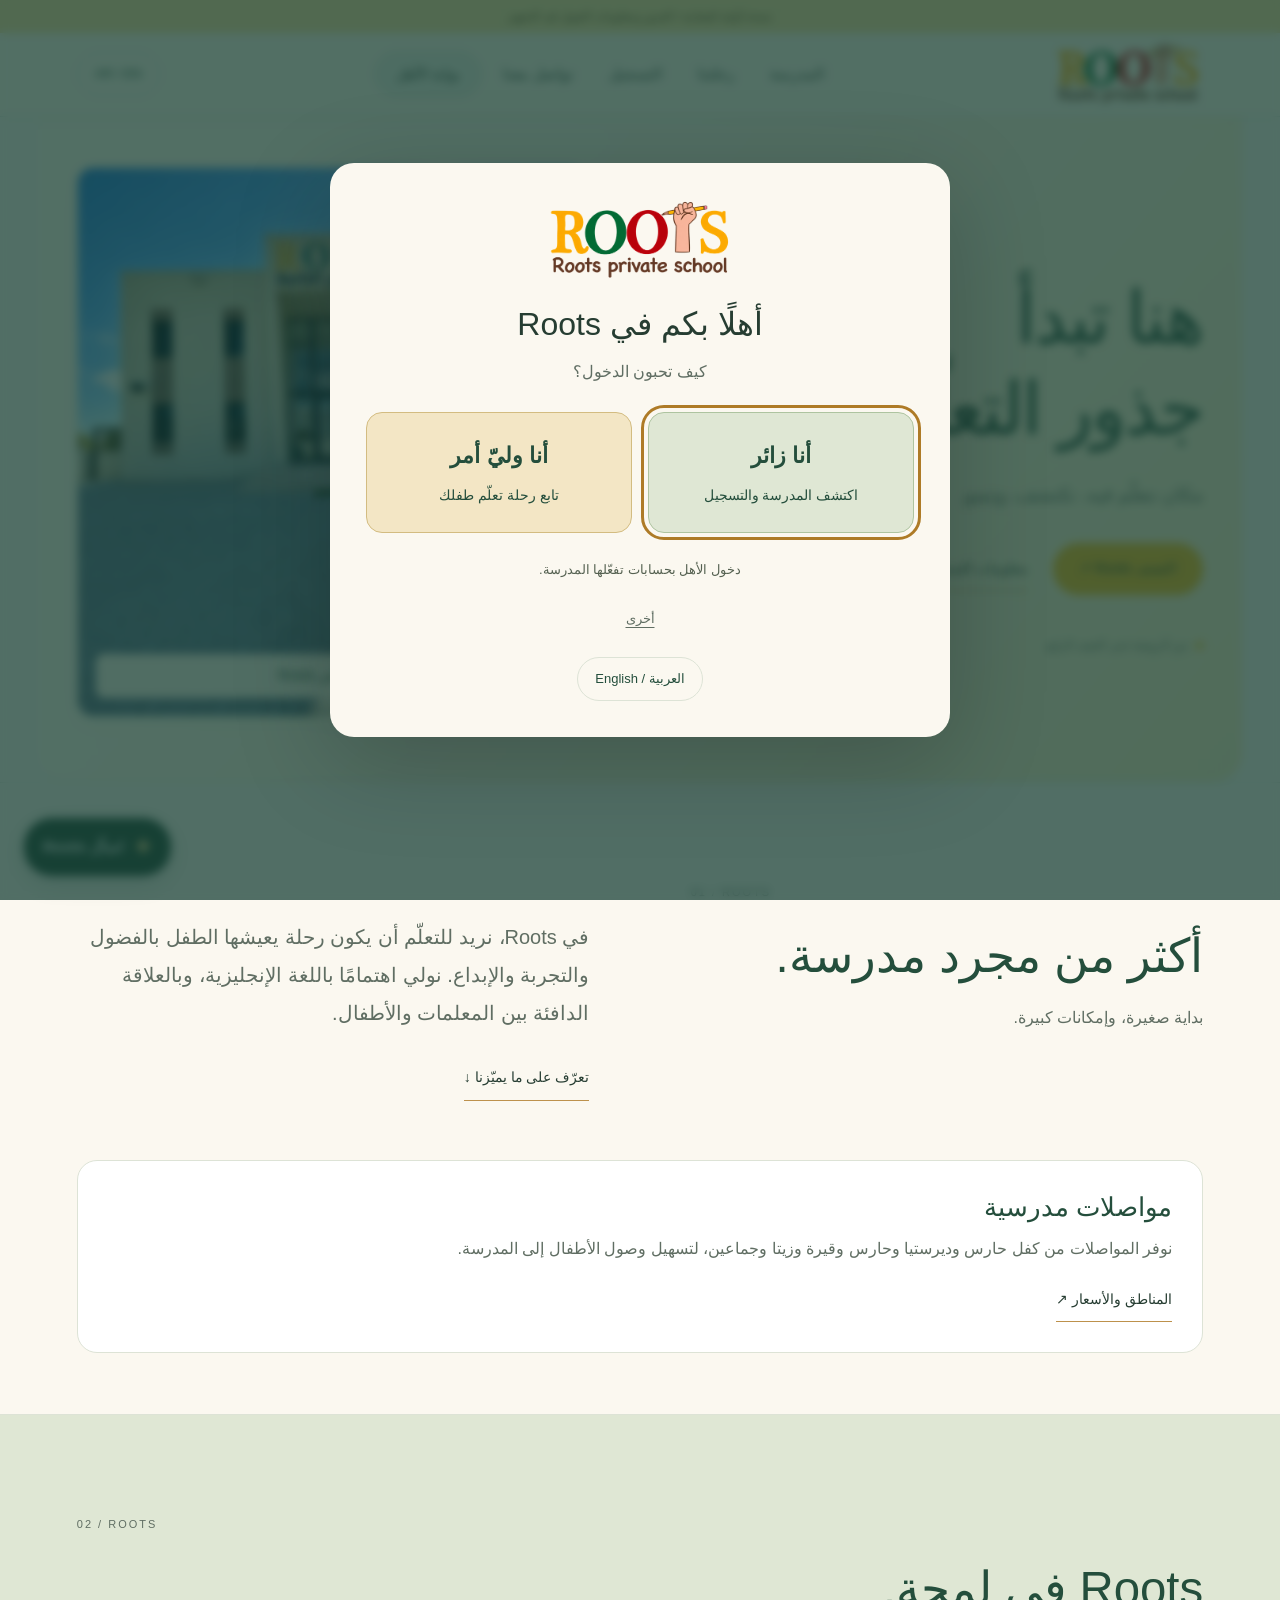
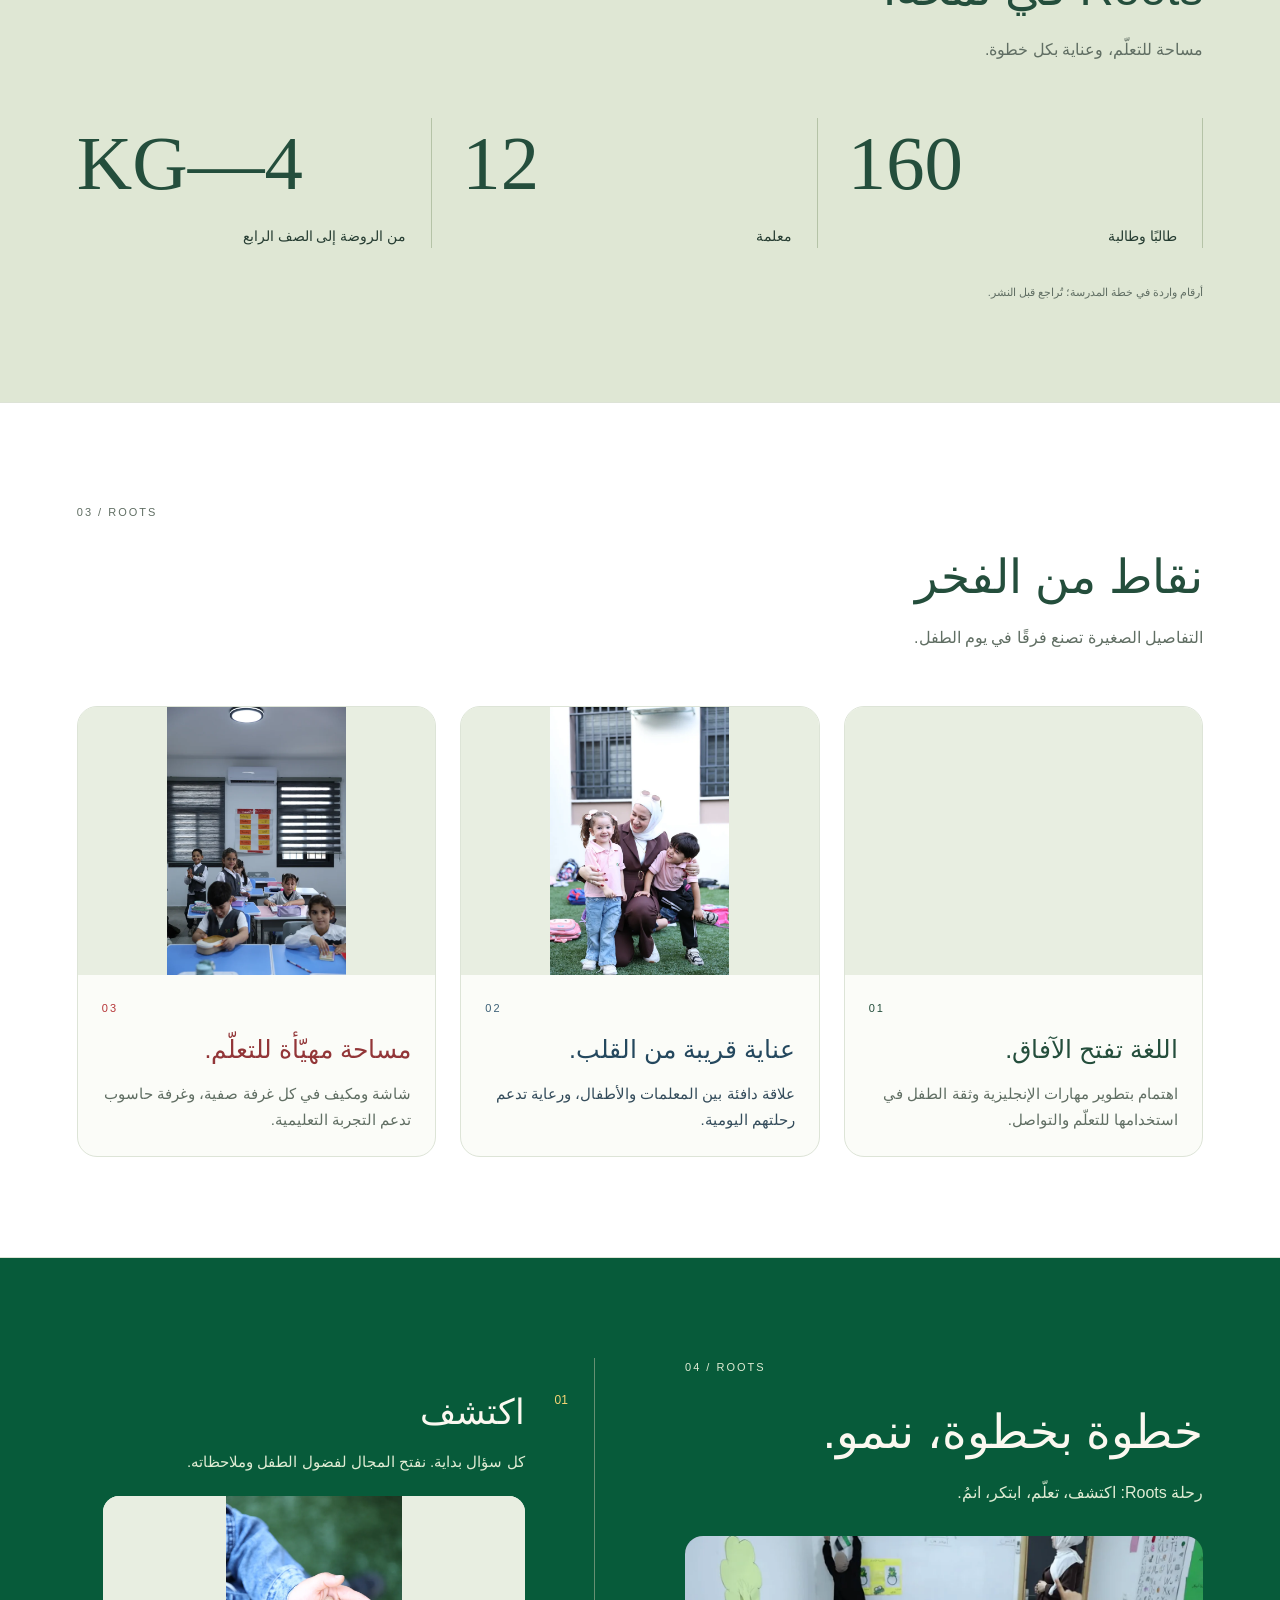
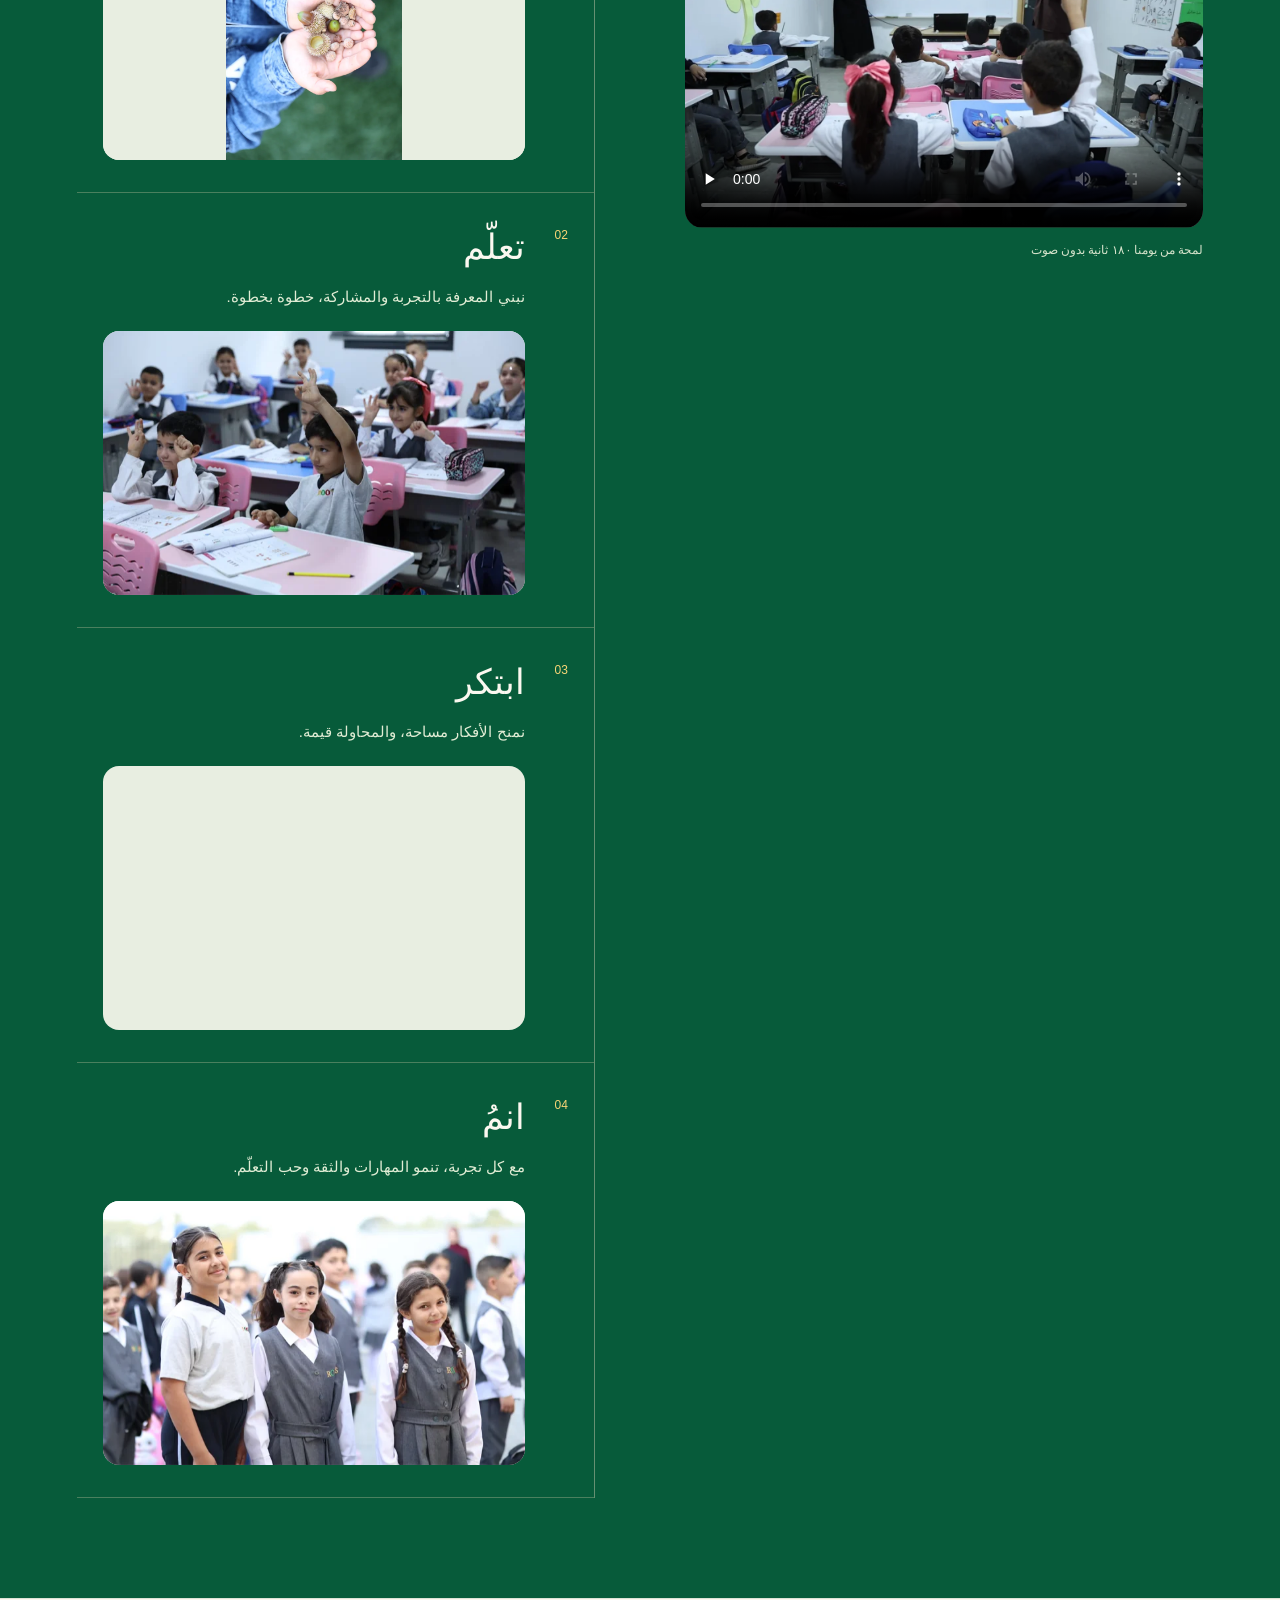
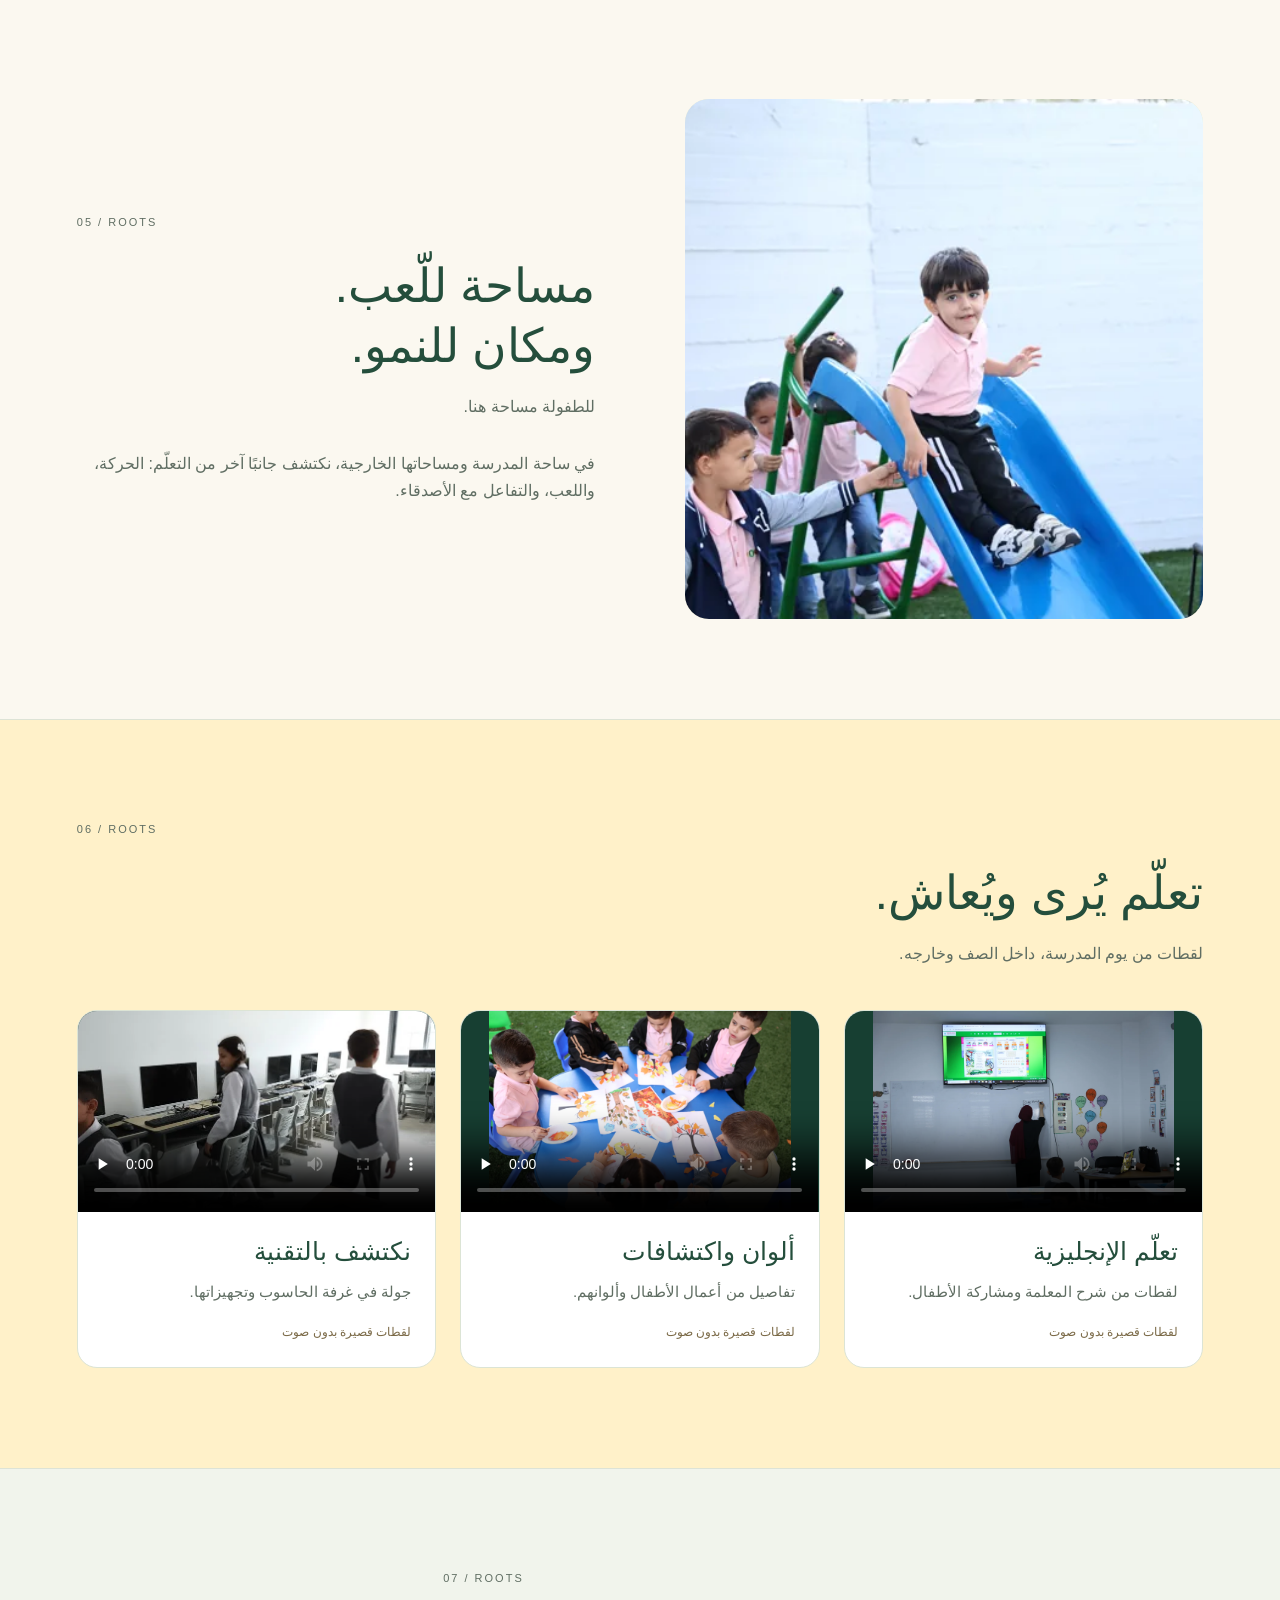
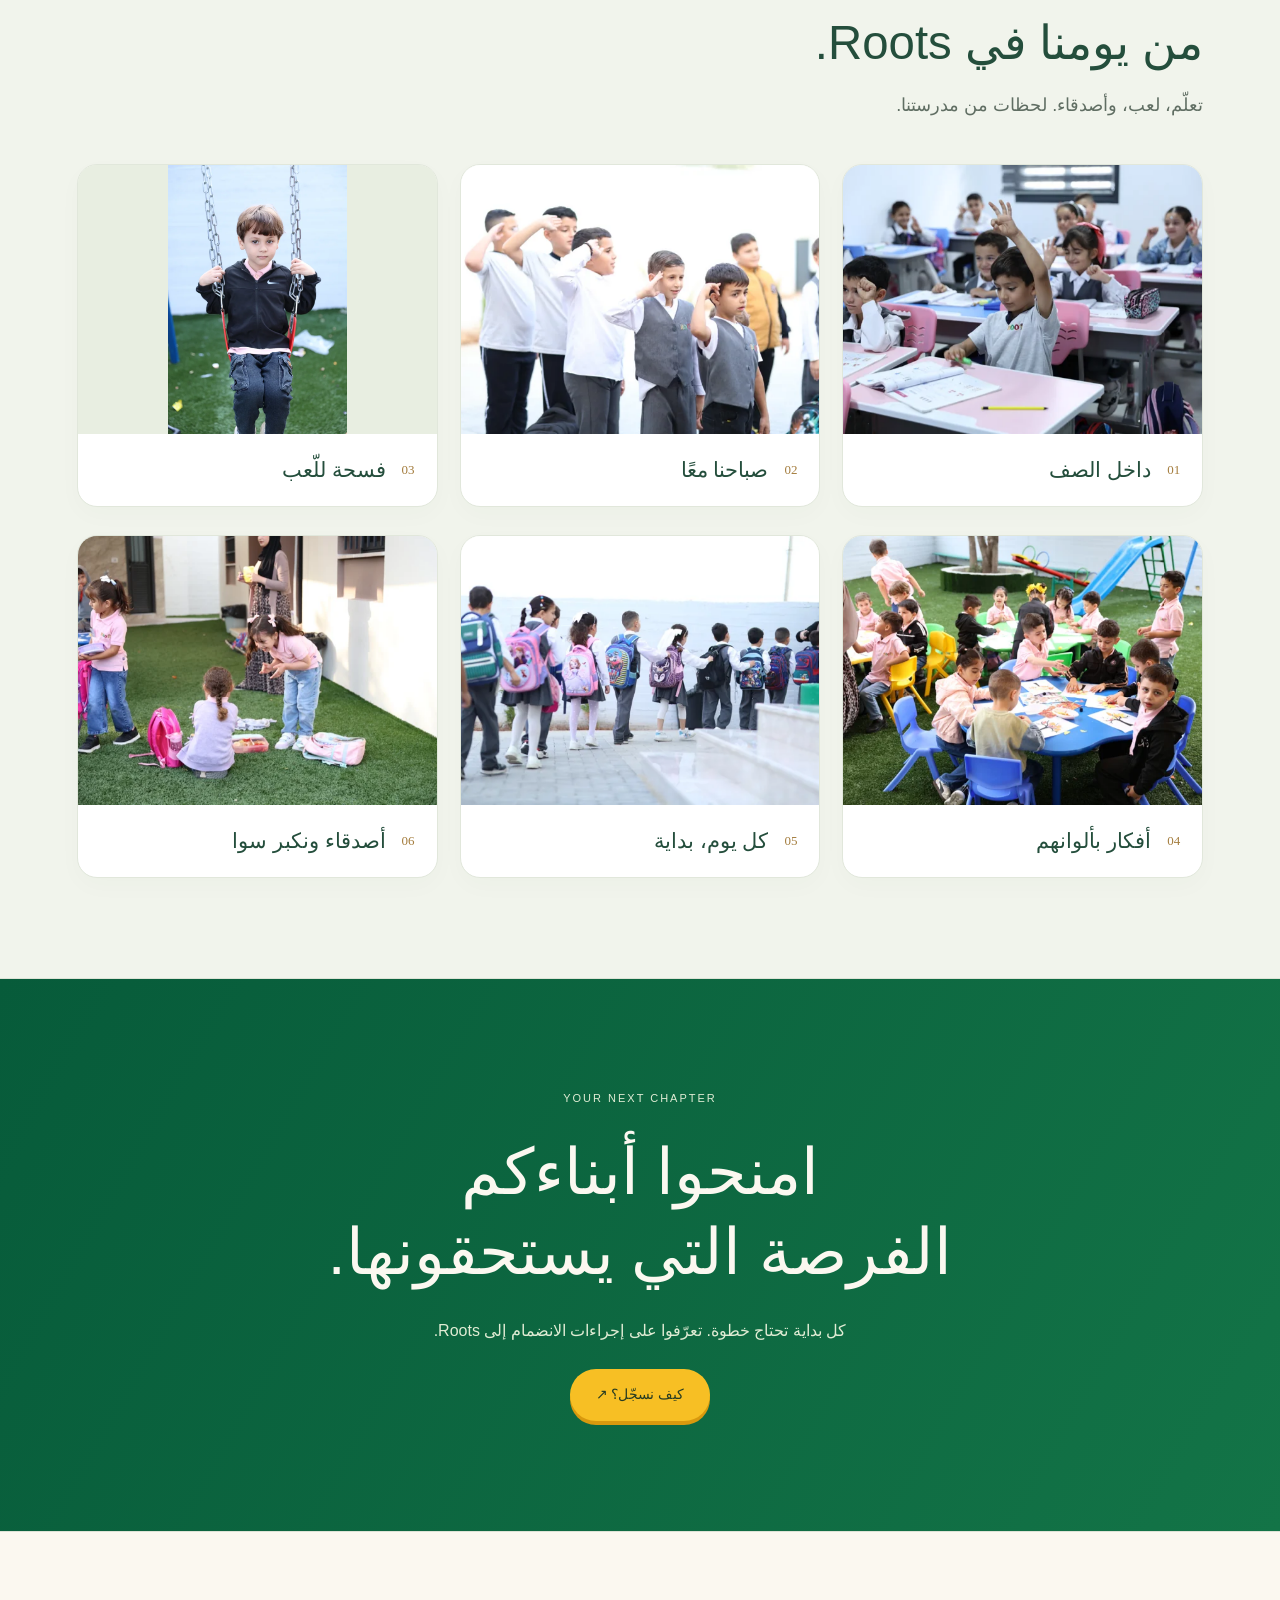
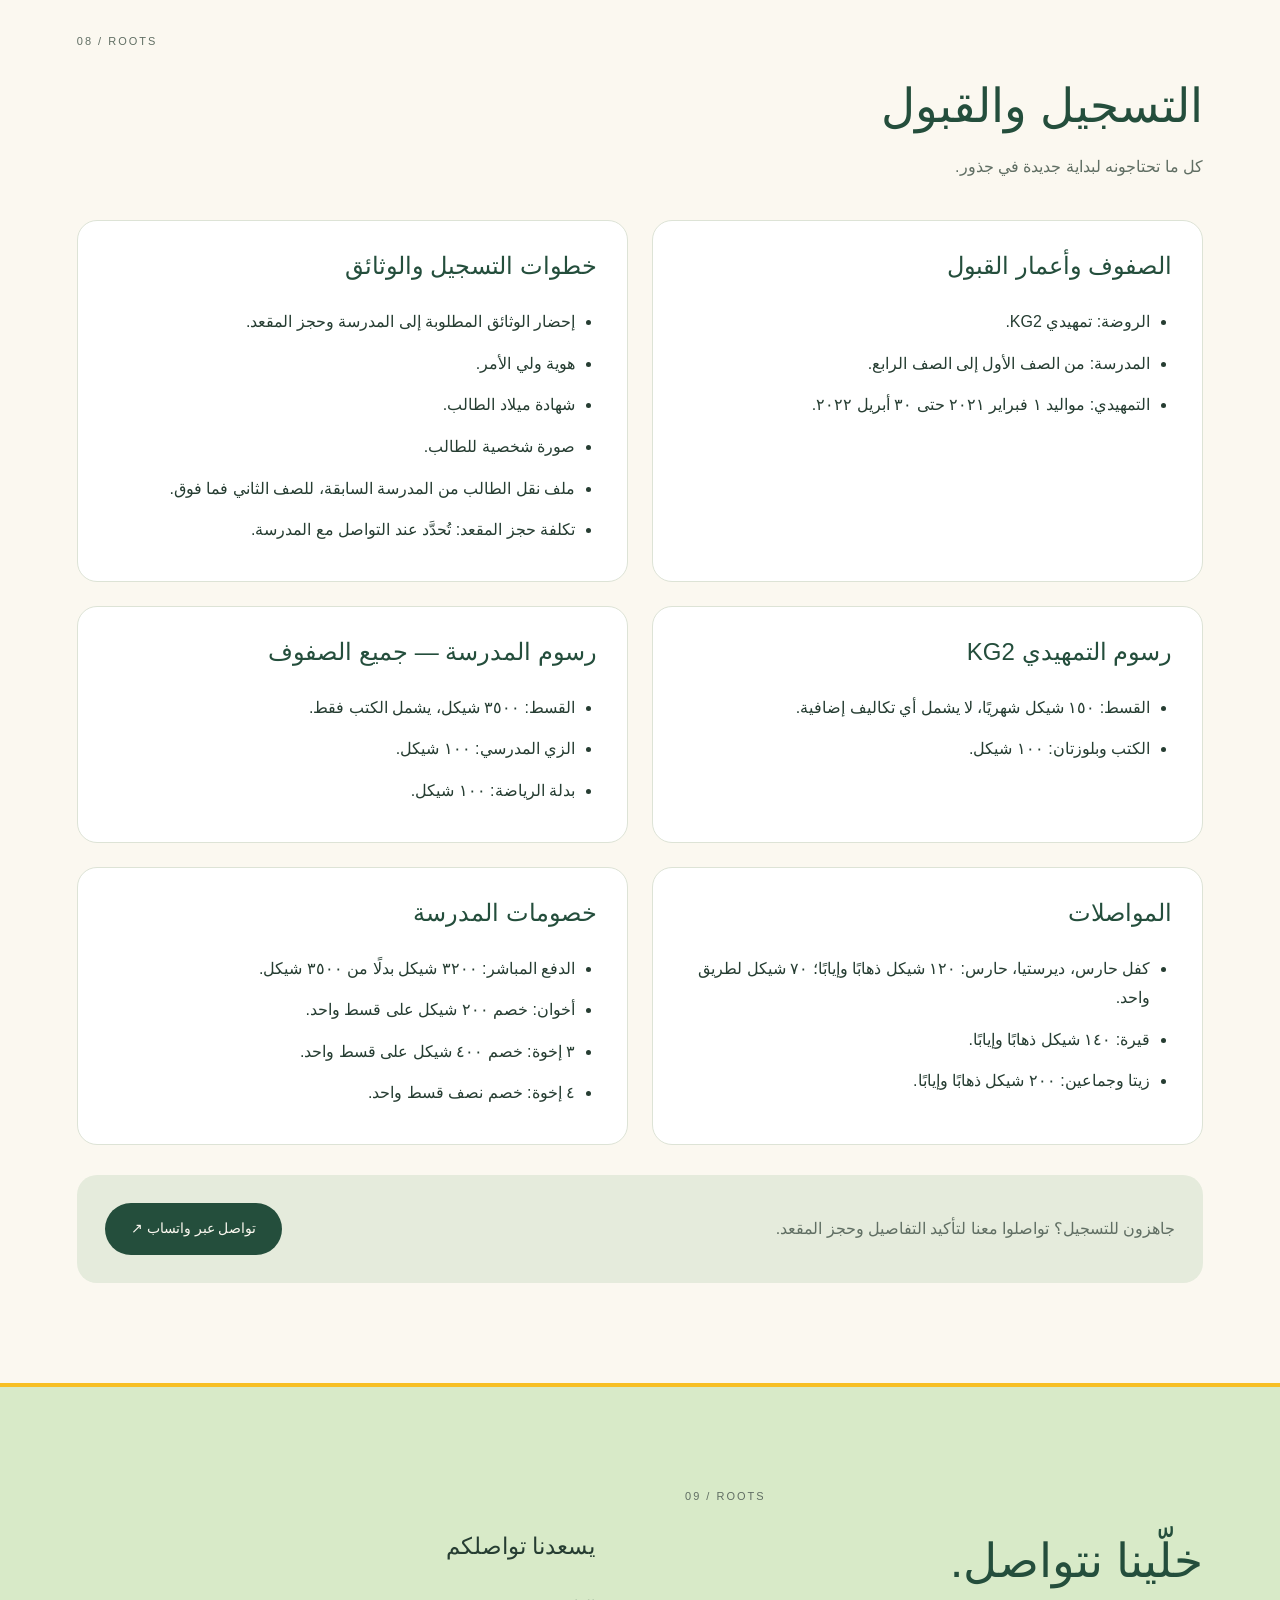
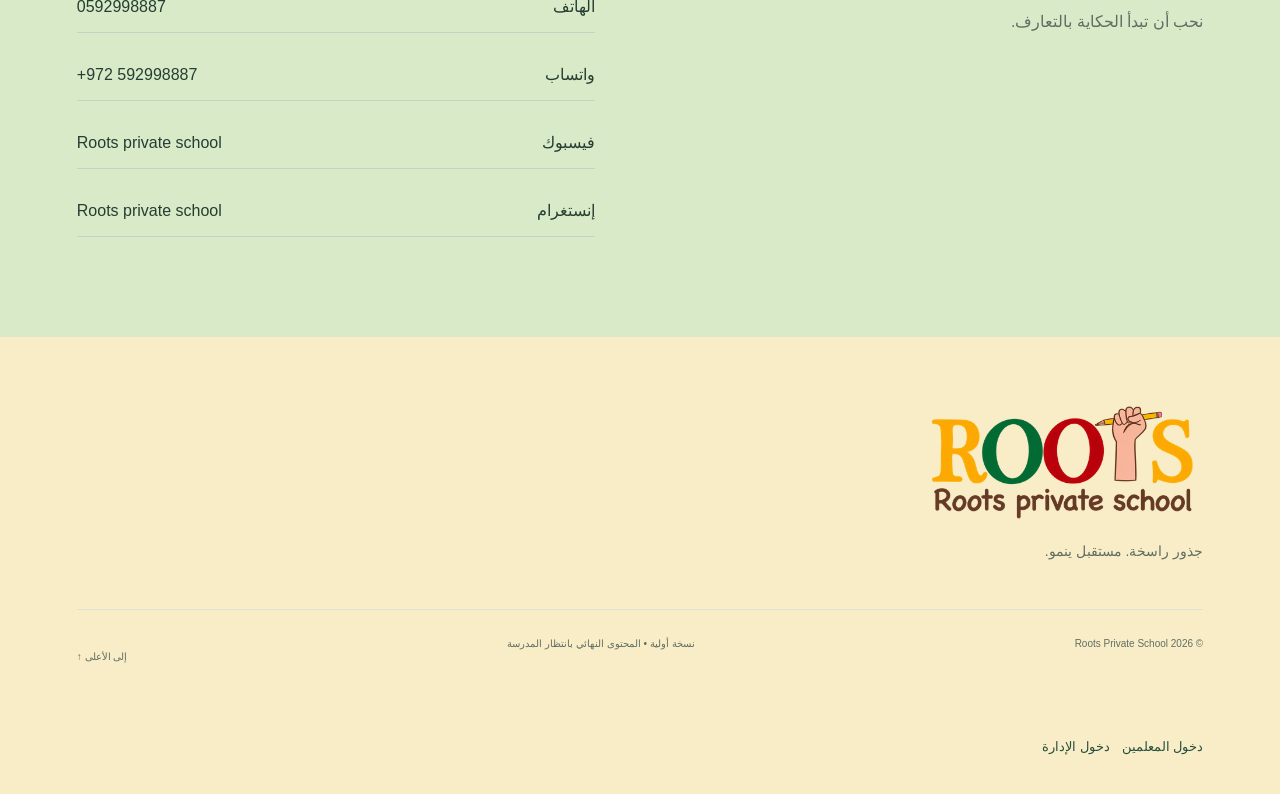
<file: index.html>
<!DOCTYPE html><html lang="ar" dir="rtl"><head><meta charset="UTF-8"><meta name="viewport" content="width=device-width,initial-scale=1"><meta name="theme-color" content="#173f32"><meta name="description" content="Roots Private School — مكان نتعلّم فيه، نكتشف، وننمو."><title>Roots | مدرسة روتس الخاصة</title><link rel="stylesheet" href="styles.css?v=transport-25"><script src="script.js?v=public-mobile-20261105-r2" defer></script><script src="auth-config.js" defer></script><script src="public-content.js?v=15" defer></script><link rel="stylesheet" href="public-refresh.css?v=gallery-clean-20261108-r1"><link rel="stylesheet" href="mobile-refinements.css?v=gallery-clean-20261108-r1"><script src="assistant-config.js?v=assistant-free-prep-20261107-r4" defer></script><link rel="stylesheet" href="assistant.css?v=assistant-free-prep-20261107-r4"><script src="roots-assistant.mjs?v=assistant-free-prep-20261107-r4" type="module"></script></head><body class="public-site"><dialog id="welcome-dialog" class="welcome-dialog" aria-labelledby="welcome-title"><img decoding="async" src="media/roots-logo-480.webp" alt="Roots Private School" class="welcome-logo" draggable="false" srcset="media/roots-logo-480.webp 480w, media/roots-logo-960.webp 960w" sizes="(max-width:800px) 125px, 180px"><h2 data-ar="أهلًا بكم في Roots" data-en="Welcome to Roots" id="welcome-title">أهلًا بكم في Roots</h2><p data-ar="كيف تحبون الدخول؟" data-en="How would you like to enter?"  data-content-key="text-0">كيف تحبون الدخول؟</p><div class="welcome-options"><button type="button" id="guest-entry"><strong data-ar="أنا زائر" data-en="I am a guest"  data-content-key="text-1">أنا زائر</strong><span data-ar="اكتشف المدرسة والتسجيل" data-en="Explore the school and admissions"  data-content-key="text-2">اكتشف المدرسة والتسجيل</span></button><a href="parent.html"><strong data-ar="أنا وليّ أمر" data-en="I am a parent"  data-content-key="text-3">أنا وليّ أمر</strong><span data-ar="تابع رحلة تعلّم طفلك" data-en="Follow your child’s learning journey"  data-content-key="text-4">تابع رحلة تعلّم طفلك</span></a></div><p data-ar="دخول الأهل بحسابات تفعّلها المدرسة." data-en="Parent access uses accounts activated by the school." class="portal-note" data-content-key="text-5">دخول الأهل بحسابات تفعّلها المدرسة.</p><div class="other-entry"><button type="button" id="other-entry" class="other-button" aria-expanded="false" aria-controls="other-roles" data-ar="أخرى" data-en="Other" data-content-key="text-6">أخرى</button><div id="other-roles" hidden><a href="teacher.html" data-ar="المعلم" data-en="Teacher" data-content-key="text-7">المعلم</a><a href="admin.html" data-ar="الإدارة" data-en="Admin" data-content-key="text-8">الإدارة</a></div></div><button type="button" id="welcome-language" class="language">English / العربية</button></dialog><a data-ar="انتقل إلى المحتوى" data-en="Skip to content" class="skip-link" href="#main" data-content-key="text-9">انتقل إلى المحتوى</a><div class="draft"><span data-ar="نسخة أولية للمعاينة • الصور ومعلومات القبول قيد التجهيز" data-en="Preview edition • Photography and admissions details are being prepared"  data-content-key="text-10">نسخة أولية للمعاينة • الصور ومعلومات القبول قيد التجهيز</span></div><header class="site-header"><a class="brand" href="#home" aria-label="Roots"><img decoding="async" class="official-logo" src="media/roots-logo-480.webp" alt="Roots private school" width="1921" height="819" draggable="false" srcset="media/roots-logo-480.webp 480w, media/roots-logo-960.webp 960w" sizes="(max-width:800px) 125px, 180px"></a><nav id="main-navigation" aria-label="Main navigation"><a data-ar="المدرسة" data-en="Our school" href="#about" data-content-key="text-11">المدرسة</a><a data-ar="رحلتنا" data-en="Our journey" href="#journey" data-content-key="text-12">رحلتنا</a><a data-ar="التسجيل" data-en="Admissions" href="#admissions" data-content-key="text-13">التسجيل</a><a data-ar="تواصل معنا" data-en="Contact" href="#contact" data-content-key="text-14">تواصل معنا</a><a href="parent.html" data-ar="بوابة الأهل" data-en="Parent portal" data-content-key="text-15">بوابة الأهل</a></nav><button class="menu-toggle" id="menu-toggle" type="button" aria-controls="main-navigation" aria-expanded="false"><span data-ar="القائمة" data-en="Menu" data-content-key="text-16">القائمة</span><span aria-hidden="true">☰</span></button><button class="language" id="language" type="button" aria-label="Switch to English">EN ↗</button></header><main id="main"><section class="hero" id="home"><div class="hero-copy"><span class="eyebrow">ROOTS PRIVATE SCHOOL</span><h1 data-ar="هنا تبدأ
جذور التعلّم." data-en="Where learning
takes root."  data-content-key="text-17">هنا تبدأ
جذور التعلّم.</h1><p data-ar="مكان نتعلّم فيه، نكتشف، وننمو." data-en="A place to learn, discover, and grow." class="hero-description" data-content-key="text-18">مكان نتعلّم فيه، نكتشف، وننمو.</p><div class="actions"><a data-ar="اكتشف Roots ↗" data-en="Discover Roots ↗" href="#about" class="button" data-content-key="text-19">اكتشف Roots ↗</a><a data-ar="معلومات التسجيل" data-en="Explore admissions" href="#admissions" class="text-link" data-content-key="text-20">معلومات التسجيل</a></div><div class="hero-caption"><span class="dot"></span><span data-ar="من الروضة حتى الصف الرابع" data-en="Kindergarten through Grade 4"  data-content-key="text-21">من الروضة حتى الصف الرابع</span></div></div><div class="hero-art school-photo"><img fetchpriority="high" decoding="async" src="media/school-entrance-900.webp" width="1086" height="1448" alt="مدخل مدرسة جذور الخاصة — Roots Private School entrance" draggable="false" data-alt-ar="مدخل مدرسة جذور الخاصة — Roots Private School entrance" data-alt-en="The entrance to Roots Private School" srcset="media/school-entrance-480.webp 480w, media/school-entrance-900.webp 900w, media/school-entrance-1086.webp 1086w" sizes="(max-width:800px) 88vw, 48vw"><span class="school-photo-caption" data-ar="أهلًا بكم في Roots" data-en="Welcome to Roots" data-content-key="text-22">أهلًا بكم في Roots</span></div></section><section class="intro section" id="about"><div><div class="section-head"><span class="eyebrow">01 / ROOTS</span><h2 data-ar="أكثر من مجرد مدرسة." data-en="More than a school."  data-content-key="text-23">أكثر من مجرد مدرسة.</h2><p data-ar="بداية صغيرة، وإمكانات كبيرة." data-en="Small beginnings. Big possibilities."  data-content-key="text-24">بداية صغيرة، وإمكانات كبيرة.</p></div></div><div class="intro-copy"><p data-ar="في Roots، نريد للتعلّم أن يكون رحلة يعيشها الطفل بالفضول والتجربة والإبداع. نولي اهتمامًا باللغة الإنجليزية، وبالعلاقة الدافئة بين المعلمات والأطفال." data-en="At Roots, learning is a journey of curiosity, discovery, and creativity. Our focus is on developing English skills and building warm relationships between teachers and children."  data-content-key="text-25">في Roots، نريد للتعلّم أن يكون رحلة يعيشها الطفل بالفضول والتجربة والإبداع. نولي اهتمامًا باللغة الإنجليزية، وبالعلاقة الدافئة بين المعلمات والأطفال.</p><a data-ar="تعرّف على ما يميّزنا ↓" data-en="Explore what makes Roots special ↓" href="#pride" class="text-link" data-content-key="text-26">تعرّف على ما يميّزنا ↓</a></div><div class="transport-feature"><h3 data-ar="مواصلات مدرسية" data-en="School transportation">مواصلات مدرسية</h3><p data-ar="نوفر المواصلات من كفل حارس وديرستيا وحارس وقيرة وزيتا وجماعين، لتسهيل وصول الأطفال إلى المدرسة." data-en="Transportation is available from Kifl Haris, Deir Istiya, Haris, Qira, Zeita and Jamma’in, helping children get to school.">نوفر المواصلات من كفل حارس وديرستيا وحارس وقيرة وزيتا وجماعين، لتسهيل وصول الأطفال إلى المدرسة.</p><a class="text-link" href="#apply" data-ar="المناطق والأسعار ↗" data-en="Routes and fees ↗">المناطق والأسعار ↗</a></div></section><section class="facts section" id="facts"><div class="section-head"><span class="eyebrow">02 / ROOTS</span><h2 data-ar="Roots في لمحة." data-en="Roots at a glance."  data-content-key="text-27">Roots في لمحة.</h2><p data-ar="مساحة للتعلّم، وعناية بكل خطوة." data-en="Space to learn. Care at every step."  data-content-key="text-28">مساحة للتعلّم، وعناية بكل خطوة.</p></div><div class="fact-grid"><div class="fact"><strong>160</strong><span data-ar="طالبًا وطالبة" data-en="Students"  data-content-key="text-29">طالبًا وطالبة</span></div><div class="fact"><strong>12</strong><span data-ar="معلمة" data-en="Teachers"  data-content-key="text-30">معلمة</span></div><div class="fact"><strong>KG—4</strong><span data-ar="من الروضة إلى الصف الرابع" data-en="Kindergarten to Grade 4"  data-content-key="text-31">من الروضة إلى الصف الرابع</span></div></div><p data-ar="أرقام واردة في خطة المدرسة؛ تُراجع قبل النشر." data-en="Figures from the school brief; to be confirmed before publication." class="note" data-content-key="text-32">أرقام واردة في خطة المدرسة؛ تُراجع قبل النشر.</p></section><section class="section pride" id="pride"><div class="section-head"><span class="eyebrow">03 / ROOTS</span><h2 data-ar="نقاط من الفخر" data-en="Points of Pride"  data-content-key="text-33">نقاط من الفخر</h2><p data-ar="التفاصيل الصغيرة تصنع فرقًا في يوم الطفل." data-en="Thoughtful details shape a child’s day."  data-content-key="text-34">التفاصيل الصغيرة تصنع فرقًا في يوم الطفل.</p></div><div class="pride-grid"><article class="pride-item"><div class="card-gallery" data-gallery="[{&quot;src&quot;:&quot;media/selected-0371-1600.webp&quot;,&quot;thumb&quot;:&quot;media/selected-0371-640.webp&quot;,&quot;alt&quot;:&quot;تعلّم الإنجليزية مع المعلمة والشاشة&quot;,&quot;portrait&quot;:false,&quot;position&quot;:&quot;50% 32%&quot;,&quot;alt_en&quot;:&quot;Learning English with the teacher and classroom screen&quot;,&quot;medium&quot;:&quot;media/selected-0371-960.webp&quot;,&quot;srcset&quot;:&quot;media/selected-0371-640.webp 640w, media/selected-0371-960.webp 960w, media/selected-0371-1600.webp 1600w&quot;},{&quot;src&quot;:&quot;media/selected-0400-1600.webp&quot;,&quot;thumb&quot;:&quot;media/selected-0400-640.webp&quot;,&quot;alt&quot;:&quot;كتاب الإنجليزية ووسائل الشرح أثناء الدرس&quot;,&quot;portrait&quot;:false,&quot;position&quot;:&quot;50% 32%&quot;,&quot;alt_en&quot;:&quot;The English textbook and learning materials during a lesson&quot;,&quot;medium&quot;:&quot;media/selected-0400-960.webp&quot;,&quot;srcset&quot;:&quot;media/selected-0400-640.webp 640w, media/selected-0400-960.webp 960w, media/selected-0400-1600.webp 1600w&quot;},{&quot;src&quot;:&quot;media/selected-0379-1600.webp&quot;,&quot;thumb&quot;:&quot;media/selected-0379-640.webp&quot;,&quot;alt&quot;:&quot;طلاب Roots أثناء الحصة&quot;,&quot;portrait&quot;:false,&quot;position&quot;:&quot;50% 32%&quot;,&quot;alt_en&quot;:&quot;Roots students during a lesson&quot;,&quot;medium&quot;:&quot;media/selected-0379-960.webp&quot;,&quot;srcset&quot;:&quot;media/selected-0379-640.webp 640w, media/selected-0379-960.webp 960w, media/selected-0379-1600.webp 1600w&quot;},{&quot;src&quot;:&quot;media/selected-0385-1600.webp&quot;,&quot;thumb&quot;:&quot;media/selected-0385-640.webp&quot;,&quot;alt&quot;:&quot;وسائل رقمية تدعم التعلّم&quot;,&quot;portrait&quot;:false,&quot;position&quot;:&quot;50% 32%&quot;,&quot;alt_en&quot;:&quot;Digital tools supporting learning&quot;,&quot;medium&quot;:&quot;media/selected-0385-960.webp&quot;,&quot;srcset&quot;:&quot;media/selected-0385-640.webp 640w, media/selected-0385-960.webp 960w, media/selected-0385-1600.webp 1600w&quot;}]" aria-label="صور مدرسة Roots — مجموعة 1"><div class="gallery-stage"><img decoding="async" draggable="false" class="gallery-image" src="media/selected-0371-1600.webp" srcset="media/selected-0371-640.webp 640w, media/selected-0371-960.webp 960w, media/selected-0371-1600.webp 1600w" sizes="(max-width:600px) 88vw, (max-width:1100px) 45vw, 30vw" alt="تعلّم الإنجليزية مع المعلمة والشاشة" loading="lazy" data-alt-ar="تعلّم الإنجليزية مع المعلمة والشاشة" data-alt-en="Learning English with the teacher and classroom screen"></div></div><span class="eyebrow">01</span><h3 data-ar="اللغة تفتح الآفاق." data-en="Language opens doors."  data-content-key="text-35">اللغة تفتح الآفاق.</h3><p data-ar="اهتمام بتطوير مهارات الإنجليزية وثقة الطفل في استخدامها للتعلّم والتواصل." data-en="A focus on English skills and the confidence to use them in learning and communication."  data-content-key="text-36">اهتمام بتطوير مهارات الإنجليزية وثقة الطفل في استخدامها للتعلّم والتواصل.</p></article><article class="pride-item"><div class="card-gallery" data-gallery="[{&quot;src&quot;:&quot;media/selected-0256-1600.webp&quot;,&quot;thumb&quot;:&quot;media/selected-0256-640.webp&quot;,&quot;alt&quot;:&quot;المعلمة مع الأطفال في الساحة&quot;,&quot;portrait&quot;:true,&quot;position&quot;:&quot;50% 32%&quot;,&quot;alt_en&quot;:&quot;The teacher with children in the school courtyard&quot;,&quot;medium&quot;:&quot;media/selected-0256-960.webp&quot;,&quot;srcset&quot;:&quot;media/selected-0256-640.webp 640w, media/selected-0256-960.webp 960w, media/selected-0256-1600.webp 1467w&quot;},{&quot;src&quot;:&quot;media/selected-0175-1600.webp&quot;,&quot;thumb&quot;:&quot;media/selected-0175-640.webp&quot;,&quot;alt&quot;:&quot;مشاركة أحد الطلاب مع المعلمة&quot;,&quot;portrait&quot;:true,&quot;position&quot;:&quot;50% 32%&quot;,&quot;alt_en&quot;:&quot;A student taking part with the teacher&quot;,&quot;medium&quot;:&quot;media/selected-0175-960.webp&quot;,&quot;srcset&quot;:&quot;media/selected-0175-640.webp 640w, media/selected-0175-960.webp 960w, media/selected-0175-1600.webp 1467w&quot;},{&quot;src&quot;:&quot;media/care-teacher-0480-1600.webp&quot;,&quot;thumb&quot;:&quot;media/care-teacher-0480-640.webp&quot;,&quot;alt&quot;:&quot;المعلمة تساعد طالبًا في استخدام الحاسوب&quot;,&quot;portrait&quot;:true,&quot;alt_en&quot;:&quot;The teacher helping a student use a computer&quot;,&quot;srcset&quot;:&quot;media/care-teacher-0480-640.webp 427w, media/care-teacher-0480-1600.webp 1067w&quot;},{&quot;src&quot;:&quot;media/care-welcome-0182-1600.webp&quot;,&quot;thumb&quot;:&quot;media/care-welcome-0182-640.webp&quot;,&quot;alt&quot;:&quot;استقبال طفلة ومرافقتها عند الوصول إلى المدرسة&quot;,&quot;portrait&quot;:false,&quot;alt_en&quot;:&quot;Welcoming and accompanying a child on arrival at school&quot;,&quot;medium&quot;:&quot;media/care-welcome-0182-960.webp&quot;,&quot;srcset&quot;:&quot;media/care-welcome-0182-640.webp 640w, media/care-welcome-0182-960.webp 960w, media/care-welcome-0182-1600.webp 1600w&quot;}]" aria-label="صور مدرسة Roots — مجموعة 2"><div class="gallery-stage"><img decoding="async" class="gallery-image is-portrait" src="media/selected-0256-1600.webp" srcset="media/selected-0256-640.webp 640w, media/selected-0256-960.webp 960w, media/selected-0256-1600.webp 1467w" sizes="(max-width:600px) 88vw, (max-width:1100px) 45vw, 30vw" alt="المعلمة مع الأطفال في الساحة" loading="lazy" draggable="false" data-alt-ar="المعلمة مع الأطفال في الساحة" data-alt-en="The teacher with children in the school courtyard"></div></div><span class="eyebrow">02</span><h3 data-ar="عناية قريبة من القلب." data-en="Care that feels like family."  data-content-key="text-37">عناية قريبة من القلب.</h3><p data-ar="علاقة دافئة بين المعلمات والأطفال، ورعاية تدعم رحلتهم اليومية." data-en="Warm relationships between teachers and children, with care throughout their school day."  data-content-key="text-38">علاقة دافئة بين المعلمات والأطفال، ورعاية تدعم رحلتهم اليومية.</p></article><article class="pride-item"><div class="card-gallery" data-gallery="[{&quot;src&quot;:&quot;media/selected-0353-1600.webp&quot;,&quot;thumb&quot;:&quot;media/selected-0353-640.webp&quot;,&quot;alt&quot;:&quot;صف مجهّز بالمكيف والإضاءة والطاولات&quot;,&quot;portrait&quot;:true,&quot;position&quot;:&quot;50% 32%&quot;,&quot;alt_en&quot;:&quot;A classroom equipped with air conditioning, lighting and desks&quot;,&quot;medium&quot;:&quot;media/selected-0353-960.webp&quot;,&quot;srcset&quot;:&quot;media/selected-0353-640.webp 640w, media/selected-0353-960.webp 960w, media/selected-0353-1600.webp 1467w&quot;},{&quot;src&quot;:&quot;media/selected-0312-1600.webp&quot;,&quot;thumb&quot;:&quot;media/selected-0312-640.webp&quot;,&quot;alt&quot;:&quot;مساحة صفية منظمة للأطفال&quot;,&quot;portrait&quot;:false,&quot;position&quot;:&quot;50% 32%&quot;,&quot;alt_en&quot;:&quot;An organized classroom space for children&quot;,&quot;medium&quot;:&quot;media/selected-0312-960.webp&quot;,&quot;srcset&quot;:&quot;media/selected-0312-640.webp 640w, media/selected-0312-960.webp 960w, media/selected-0312-1600.webp 1600w&quot;},{&quot;src&quot;:&quot;media/selected-0443-1600.webp&quot;,&quot;thumb&quot;:&quot;media/selected-0443-640.webp&quot;,&quot;alt&quot;:&quot;لوحة الأنشطة في المساحة الخارجية&quot;,&quot;portrait&quot;:false,&quot;position&quot;:&quot;50% 32%&quot;,&quot;alt_en&quot;:&quot;An activity board in the outdoor area&quot;,&quot;medium&quot;:&quot;media/selected-0443-960.webp&quot;,&quot;srcset&quot;:&quot;media/selected-0443-640.webp 640w, media/selected-0443-960.webp 960w, media/selected-0443-1600.webp 1600w&quot;},{&quot;src&quot;:&quot;media/selected-0450-1600.webp&quot;,&quot;thumb&quot;:&quot;media/selected-0450-640.webp&quot;,&quot;alt&quot;:&quot;غرفة الحاسوب في مدرسة Roots&quot;,&quot;portrait&quot;:false,&quot;position&quot;:&quot;50% 32%&quot;,&quot;alt_en&quot;:&quot;The computer room at Roots School&quot;,&quot;medium&quot;:&quot;media/selected-0450-960.webp&quot;,&quot;srcset&quot;:&quot;media/selected-0450-640.webp 640w, media/selected-0450-960.webp 960w, media/selected-0450-1600.webp 1600w&quot;}]" aria-label="صور مدرسة Roots — مجموعة 3"><div class="gallery-stage"><img decoding="async" class="gallery-image is-portrait" src="media/selected-0353-1600.webp" srcset="media/selected-0353-640.webp 640w, media/selected-0353-960.webp 960w, media/selected-0353-1600.webp 1467w" sizes="(max-width:600px) 88vw, (max-width:1100px) 45vw, 30vw" alt="صف مجهّز بالمكيف والإضاءة والطاولات" loading="lazy" draggable="false" data-alt-ar="صف مجهّز بالمكيف والإضاءة والطاولات" data-alt-en="A classroom equipped with air conditioning, lighting and desks"></div></div><span class="eyebrow">03</span><h3 data-ar="مساحة مهيّأة للتعلّم." data-en="Room to learn comfortably."  data-content-key="text-39">مساحة مهيّأة للتعلّم.</h3><p data-ar="شاشة ومكيف في كل غرفة صفية، وغرفة حاسوب تدعم التجربة التعليمية." data-en="Classrooms equipped with screens and air conditioning, plus a computer room for learning."  data-content-key="text-40">شاشة ومكيف في كل غرفة صفية، وغرفة حاسوب تدعم التجربة التعليمية.</p></article></div></section><section class="journey section" id="journey"><div class="journey-title"><div class="section-head"><span class="eyebrow">04 / ROOTS</span><h2 data-ar="خطوة بخطوة، ننمو." data-en="Growing, one step at a time."  data-content-key="text-41">خطوة بخطوة، ننمو.</h2><p data-ar="رحلة Roots: اكتشف، تعلّم، ابتكر، انمُ." data-en="The Roots journey: discover, learn, create, grow."  data-content-key="text-42">رحلة Roots: اكتشف، تعلّم، ابتكر، انمُ.</p></div><figure class="journey-film"><video controls playsinline preload="none" poster="media/classroom-1280.webp" aria-label="رحلة يوم في Roots، فيديو بدون صوت" data-label-ar="رحلة يوم في Roots، فيديو بدون صوت" data-label-en="A day at Roots, a silent school film"><source src="media/roots-school-day-mobile.mp4" media="(max-width:600px)" type="video/mp4"><source src="media/roots-school-day.mp4" type="video/mp4"></video><figcaption data-ar="لمحة من يومنا · ١٨ ثانية بدون صوت" data-en="A glimpse of our day · 18 seconds, silent">لمحة من يومنا · ١٨ ثانية بدون صوت</figcaption></figure></div><div class="journey-steps"><article class="journey-step"><span class="step-index">01</span><div><h3 data-ar="اكتشف" data-en="Discover"  data-content-key="text-43">اكتشف</h3><p data-ar="كل سؤال بداية. نفتح المجال لفضول الطفل وملاحظاته." data-en="Every question is a beginning. Make room for curiosity and observation."  data-content-key="text-44">كل سؤال بداية. نفتح المجال لفضول الطفل وملاحظاته.</p><div class="card-gallery" data-gallery="[{&quot;src&quot;:&quot;media/selected-0255-1600.webp&quot;,&quot;thumb&quot;:&quot;media/selected-0255-640.webp&quot;,&quot;alt&quot;:&quot;اكتشاف الطبيعة في ساحة المدرسة&quot;,&quot;portrait&quot;:true,&quot;position&quot;:&quot;50% 32%&quot;,&quot;alt_en&quot;:&quot;Exploring nature in the school courtyard&quot;,&quot;medium&quot;:&quot;media/selected-0255-960.webp&quot;,&quot;srcset&quot;:&quot;media/selected-0255-640.webp 640w, media/selected-0255-960.webp 960w, media/selected-0255-1600.webp 1467w&quot;},{&quot;src&quot;:&quot;media/selected-0318-1600.webp&quot;,&quot;thumb&quot;:&quot;media/selected-0318-640.webp&quot;,&quot;alt&quot;:&quot;نكتشف الألوان والخامات بالتجربة&quot;,&quot;portrait&quot;:false,&quot;position&quot;:&quot;50% 50%&quot;,&quot;alt_en&quot;:&quot;Discovering colours and materials through hands-on activities&quot;,&quot;medium&quot;:&quot;media/selected-0318-960.webp&quot;,&quot;srcset&quot;:&quot;media/selected-0318-640.webp 640w, media/selected-0318-960.webp 960w, media/selected-0318-1600.webp 1600w&quot;},{&quot;src&quot;:&quot;media/selected-0243-1600.webp&quot;,&quot;thumb&quot;:&quot;media/selected-0243-640.webp&quot;,&quot;alt&quot;:&quot;الأطفال يتشاركون وقتهم في الساحة&quot;,&quot;portrait&quot;:false,&quot;position&quot;:&quot;50% 32%&quot;,&quot;alt_en&quot;:&quot;Children spending time together in the courtyard&quot;,&quot;medium&quot;:&quot;media/selected-0243-960.webp&quot;,&quot;srcset&quot;:&quot;media/selected-0243-640.webp 640w, media/selected-0243-960.webp 960w, media/selected-0243-1600.webp 1600w&quot;}]" aria-label="صور مدرسة Roots — مجموعة 4"><div class="gallery-stage"><img decoding="async" class="gallery-image is-portrait" src="media/selected-0255-1600.webp" srcset="media/selected-0255-640.webp 640w, media/selected-0255-960.webp 960w, media/selected-0255-1600.webp 1467w" sizes="(max-width:600px) 88vw, (max-width:1100px) 45vw, 30vw" alt="اكتشاف الطبيعة في ساحة المدرسة" loading="lazy" draggable="false" data-alt-ar="اكتشاف الطبيعة في ساحة المدرسة" data-alt-en="Exploring nature in the school courtyard"></div></div></div></article><article class="journey-step"><span class="step-index">02</span><div><h3 data-ar="تعلّم" data-en="Learn"  data-content-key="text-45">تعلّم</h3><p data-ar="نبني المعرفة بالتجربة والمشاركة، خطوة بخطوة." data-en="Build understanding through experience and participation, step by step."  data-content-key="text-46">نبني المعرفة بالتجربة والمشاركة، خطوة بخطوة.</p><div class="card-gallery" data-gallery="[{&quot;src&quot;:&quot;media/selected-0306-1600.webp&quot;,&quot;thumb&quot;:&quot;media/selected-0306-640.webp&quot;,&quot;alt&quot;:&quot;المشاركة ورفع الأيدي في الصف&quot;,&quot;portrait&quot;:false,&quot;position&quot;:&quot;50% 32%&quot;,&quot;alt_en&quot;:&quot;Taking part and raising hands in class&quot;,&quot;medium&quot;:&quot;media/selected-0306-960.webp&quot;,&quot;srcset&quot;:&quot;media/selected-0306-640.webp 640w, media/selected-0306-960.webp 960w, media/selected-0306-1600.webp 1600w&quot;},{&quot;src&quot;:&quot;media/selected-0388-1600.webp&quot;,&quot;thumb&quot;:&quot;media/selected-0388-640.webp&quot;,&quot;alt&quot;:&quot;الثقة بالمشاركة أثناء الحصة&quot;,&quot;portrait&quot;:true,&quot;position&quot;:&quot;50% 32%&quot;,&quot;alt_en&quot;:&quot;Participating confidently during a lesson&quot;,&quot;medium&quot;:&quot;media/selected-0388-960.webp&quot;,&quot;srcset&quot;:&quot;media/selected-0388-640.webp 640w, media/selected-0388-960.webp 960w, media/selected-0388-1600.webp 1467w&quot;},{&quot;src&quot;:&quot;media/selected-0399-1600.webp&quot;,&quot;thumb&quot;:&quot;media/selected-0399-640.webp&quot;,&quot;alt&quot;:&quot;شرح الدرس باستخدام الشاشة&quot;,&quot;portrait&quot;:true,&quot;position&quot;:&quot;50% 32%&quot;,&quot;alt_en&quot;:&quot;Explaining a lesson using the classroom screen&quot;,&quot;medium&quot;:&quot;media/selected-0399-960.webp&quot;,&quot;srcset&quot;:&quot;media/selected-0399-640.webp 640w, media/selected-0399-960.webp 960w, media/selected-0399-1600.webp 1467w&quot;}]" aria-label="صور مدرسة Roots — مجموعة 5"><div class="gallery-stage"><img decoding="async" draggable="false" class="gallery-image" src="media/selected-0306-1600.webp" srcset="media/selected-0306-640.webp 640w, media/selected-0306-960.webp 960w, media/selected-0306-1600.webp 1600w" sizes="(max-width:600px) 88vw, (max-width:1100px) 45vw, 30vw" alt="المشاركة ورفع الأيدي في الصف" loading="lazy" data-alt-ar="المشاركة ورفع الأيدي في الصف" data-alt-en="Taking part and raising hands in class"></div></div></div></article><article class="journey-step"><span class="step-index">03</span><div><h3 data-ar="ابتكر" data-en="Create"  data-content-key="text-47">ابتكر</h3><p data-ar="نمنح الأفكار مساحة، والمحاولة قيمة." data-en="Give ideas room to grow, and make every attempt count."  data-content-key="text-48">نمنح الأفكار مساحة، والمحاولة قيمة.</p><div class="card-gallery" data-gallery="[{&quot;src&quot;:&quot;media/selected-0318-1600.webp&quot;,&quot;thumb&quot;:&quot;media/selected-0318-640.webp&quot;,&quot;alt&quot;:&quot;أطفال يلوّنون وينفّذون أعمالًا فنية&quot;,&quot;portrait&quot;:false,&quot;position&quot;:&quot;50% 32%&quot;,&quot;alt_en&quot;:&quot;Children colouring and creating artwork&quot;,&quot;medium&quot;:&quot;media/selected-0318-960.webp&quot;,&quot;srcset&quot;:&quot;media/selected-0318-640.webp 640w, media/selected-0318-960.webp 960w, media/selected-0318-1600.webp 1600w&quot;},{&quot;src&quot;:&quot;media/selected-0314-1600.webp&quot;,&quot;thumb&quot;:&quot;media/selected-0314-640.webp&quot;,&quot;alt&quot;:&quot;نشاط فني في الهواء الطلق&quot;,&quot;portrait&quot;:false,&quot;position&quot;:&quot;50% 32%&quot;,&quot;alt_en&quot;:&quot;An outdoor art activity&quot;,&quot;medium&quot;:&quot;media/selected-0314-960.webp&quot;,&quot;srcset&quot;:&quot;media/selected-0314-640.webp 640w, media/selected-0314-960.webp 960w, media/selected-0314-1600.webp 1600w&quot;},{&quot;src&quot;:&quot;media/selected-0320-1600.webp&quot;,&quot;thumb&quot;:&quot;media/selected-0320-640.webp&quot;,&quot;alt&quot;:&quot;ألوان وأفكار حول طاولة النشاط&quot;,&quot;portrait&quot;:false,&quot;position&quot;:&quot;50% 32%&quot;,&quot;alt_en&quot;:&quot;Colours and ideas around the activity table&quot;,&quot;medium&quot;:&quot;media/selected-0320-960.webp&quot;,&quot;srcset&quot;:&quot;media/selected-0320-640.webp 640w, media/selected-0320-960.webp 960w, media/selected-0320-1600.webp 1600w&quot;}]" aria-label="صور مدرسة Roots — مجموعة 6"><div class="gallery-stage"><img decoding="async" draggable="false" class="gallery-image" src="media/selected-0318-1600.webp" srcset="media/selected-0318-640.webp 640w, media/selected-0318-960.webp 960w, media/selected-0318-1600.webp 1600w" sizes="(max-width:600px) 88vw, (max-width:1100px) 45vw, 30vw" alt="أطفال يلوّنون وينفّذون أعمالًا فنية" loading="lazy" data-alt-ar="أطفال يلوّنون وينفّذون أعمالًا فنية" data-alt-en="Children colouring and creating artwork"></div></div></div></article><article class="journey-step"><span class="step-index">04</span><div><h3 data-ar="انمُ" data-en="Grow"  data-content-key="text-49">انمُ</h3><p data-ar="مع كل تجربة، تنمو المهارات والثقة وحب التعلّم." data-en="With every experience, skills, confidence, and a love of learning grow."  data-content-key="text-50">مع كل تجربة، تنمو المهارات والثقة وحب التعلّم.</p><div class="card-gallery" data-gallery="[{&quot;src&quot;:&quot;media/selected-0155-1600.webp&quot;,&quot;thumb&quot;:&quot;media/selected-0155-640.webp&quot;,&quot;alt&quot;:&quot;صديقات من مدرسة Roots&quot;,&quot;portrait&quot;:false,&quot;position&quot;:&quot;50% 32%&quot;,&quot;alt_en&quot;:&quot;Friends at Roots School&quot;,&quot;medium&quot;:&quot;media/selected-0155-960.webp&quot;,&quot;srcset&quot;:&quot;media/selected-0155-640.webp 640w, media/selected-0155-960.webp 960w, media/selected-0155-1600.webp 1600w&quot;},{&quot;src&quot;:&quot;media/selected-0248-1600.webp&quot;,&quot;thumb&quot;:&quot;media/selected-0248-640.webp&quot;,&quot;alt&quot;:&quot;أصدقاء يتشاركون يوم المدرسة&quot;,&quot;portrait&quot;:false,&quot;position&quot;:&quot;50% 32%&quot;,&quot;alt_en&quot;:&quot;Friends sharing their school day&quot;,&quot;medium&quot;:&quot;media/selected-0248-960.webp&quot;,&quot;srcset&quot;:&quot;media/selected-0248-640.webp 640w, media/selected-0248-960.webp 960w, media/selected-0248-1600.webp 1600w&quot;},{&quot;src&quot;:&quot;media/selected-0173-1600.webp&quot;,&quot;thumb&quot;:&quot;media/selected-0173-640.webp&quot;,&quot;alt&quot;:&quot;بدايات جديدة مع الأصدقاء&quot;,&quot;portrait&quot;:false,&quot;position&quot;:&quot;50% 32%&quot;,&quot;alt_en&quot;:&quot;New beginnings with friends&quot;,&quot;medium&quot;:&quot;media/selected-0173-960.webp&quot;,&quot;srcset&quot;:&quot;media/selected-0173-640.webp 640w, media/selected-0173-960.webp 960w, media/selected-0173-1600.webp 1600w&quot;},{&quot;src&quot;:&quot;media/selected-0275-1600.webp&quot;,&quot;thumb&quot;:&quot;media/selected-0275-640.webp&quot;,&quot;alt&quot;:&quot;ابتسامة وثقة في يوم المدرسة&quot;,&quot;portrait&quot;:true,&quot;position&quot;:&quot;50% 32%&quot;,&quot;alt_en&quot;:&quot;A smile and confidence during the school day&quot;,&quot;medium&quot;:&quot;media/selected-0275-960.webp&quot;,&quot;srcset&quot;:&quot;media/selected-0275-640.webp 640w, media/selected-0275-960.webp 960w, media/selected-0275-1600.webp 1467w&quot;}]" aria-label="صور مدرسة Roots — مجموعة 7"><div class="gallery-stage"><img decoding="async" draggable="false" class="gallery-image" src="media/selected-0155-1600.webp" srcset="media/selected-0155-640.webp 640w, media/selected-0155-960.webp 960w, media/selected-0155-1600.webp 1600w" sizes="(max-width:600px) 88vw, (max-width:1100px) 45vw, 30vw" alt="صديقات من مدرسة Roots" loading="lazy" data-alt-ar="صديقات من مدرسة Roots" data-alt-en="Friends at Roots School"></div></div></div></article></div></section><section class="play section" id="play"><div class="play-visual"><div class="card-gallery" data-gallery="[{&quot;src&quot;:&quot;media/selected-0234-1600.webp&quot;,&quot;thumb&quot;:&quot;media/selected-0234-640.webp&quot;,&quot;alt&quot;:&quot;اللعب على الزحليقة&quot;,&quot;portrait&quot;:false,&quot;position&quot;:&quot;50% 32%&quot;,&quot;alt_en&quot;:&quot;Playing on the slide&quot;,&quot;medium&quot;:&quot;media/selected-0234-960.webp&quot;,&quot;srcset&quot;:&quot;media/selected-0234-640.webp 640w, media/selected-0234-960.webp 960w, media/selected-0234-1600.webp 1600w&quot;},{&quot;src&quot;:&quot;media/selected-0265-1600.webp&quot;,&quot;thumb&quot;:&quot;media/selected-0265-640.webp&quot;,&quot;alt&quot;:&quot;وقت الأرجوحة في ساحة المدرسة&quot;,&quot;portrait&quot;:true,&quot;position&quot;:&quot;50% 32%&quot;,&quot;alt_en&quot;:&quot;Swing time in the school playground&quot;,&quot;medium&quot;:&quot;media/selected-0265-960.webp&quot;,&quot;srcset&quot;:&quot;media/selected-0265-640.webp 640w, media/selected-0265-960.webp 960w, media/selected-0265-1600.webp 1467w&quot;},{&quot;src&quot;:&quot;media/selected-0280-1600.webp&quot;,&quot;thumb&quot;:&quot;media/selected-0280-640.webp&quot;,&quot;alt&quot;:&quot;اللعب مع الأصدقاء&quot;,&quot;portrait&quot;:false,&quot;position&quot;:&quot;50% 32%&quot;,&quot;alt_en&quot;:&quot;Playing with friends&quot;,&quot;medium&quot;:&quot;media/selected-0280-960.webp&quot;,&quot;srcset&quot;:&quot;media/selected-0280-640.webp 640w, media/selected-0280-960.webp 960w, media/selected-0280-1600.webp 1600w&quot;},{&quot;src&quot;:&quot;media/selected-0185-1600.webp&quot;,&quot;thumb&quot;:&quot;media/selected-0185-640.webp&quot;,&quot;alt&quot;:&quot;استراحة في الساحة الخضراء&quot;,&quot;portrait&quot;:false,&quot;position&quot;:&quot;50% 32%&quot;,&quot;alt_en&quot;:&quot;A break in the green courtyard&quot;,&quot;medium&quot;:&quot;media/selected-0185-960.webp&quot;,&quot;srcset&quot;:&quot;media/selected-0185-640.webp 640w, media/selected-0185-960.webp 960w, media/selected-0185-1600.webp 1600w&quot;},{&quot;src&quot;:&quot;media/featured-friends-0187-1600.webp&quot;,&quot;thumb&quot;:&quot;media/featured-friends-0187-640.webp&quot;,&quot;alt&quot;:&quot;ضحكة ولحظة عفوية بين صديقات في ساحة Roots&quot;,&quot;portrait&quot;:false,&quot;alt_en&quot;:&quot;A spontaneous moment of laughter between friends in the Roots courtyard&quot;,&quot;medium&quot;:&quot;media/featured-friends-0187-960.webp&quot;,&quot;srcset&quot;:&quot;media/featured-friends-0187-640.webp 640w, media/featured-friends-0187-960.webp 960w, media/featured-friends-0187-1600.webp 1600w&quot;}]" aria-label="صور مدرسة Roots — مجموعة 8"><div class="gallery-stage"><img decoding="async" draggable="false" class="gallery-image" src="media/selected-0234-1600.webp" srcset="media/selected-0234-640.webp 640w, media/selected-0234-960.webp 960w, media/selected-0234-1600.webp 1600w" sizes="(max-width:600px) 88vw, (max-width:1100px) 45vw, 30vw" alt="اللعب على الزحليقة" loading="lazy" data-alt-ar="اللعب على الزحليقة" data-alt-en="Playing on the slide"></div></div></div><div class="play-copy"><div class="section-head"><span class="eyebrow">05 / ROOTS</span><h2 data-ar="مساحة للّعب.
ومكان للنمو." data-en="Room to play.
Space to grow."  data-content-key="text-52">مساحة للّعب.
ومكان للنمو.</h2><p data-ar="للطفولة مساحة هنا." data-en="Room for childhood."  data-content-key="text-53">للطفولة مساحة هنا.</p></div><p data-ar="في ساحة المدرسة ومساحاتها الخارجية، نكتشف جانبًا آخر من التعلّم: الحركة، واللعب، والتفاعل مع الأصدقاء." data-en="The playground and outdoor spaces offer another side of learning: movement, play, and time with friends."  data-content-key="text-54">في ساحة المدرسة ومساحاتها الخارجية، نكتشف جانبًا آخر من التعلّم: الحركة، واللعب، والتفاعل مع الأصدقاء.</p></div></section><section class="section learning" id="learning"><div class="section-head"><span class="eyebrow">06 / ROOTS</span><h2 data-ar="تعلّم يُرى ويُعاش." data-en="Learning, brought to life.">تعلّم يُرى ويُعاش.</h2><p data-ar="لقطات من يوم المدرسة، داخل الصف وخارجه." data-en="Scenes from our school day, in and beyond the classroom.">لقطات من يوم المدرسة، داخل الصف وخارجه.</p></div><div class="school-video-grid"><article class="school-video-card"><video controls playsinline preload="none" poster="media/selected-0371-1600.webp" aria-label="تعلّم الإنجليزية — لقطات بدون صوت" data-label-ar="تعلّم الإنجليزية — لقطات بدون صوت" data-label-en="Learning English, silent classroom clips"><source src="media/english-lesson.mp4" type="video/mp4"></video><div><h3 data-ar="تعلّم الإنجليزية" data-en="Learning English">تعلّم الإنجليزية</h3><p data-ar="لقطات من شرح المعلمة ومشاركة الأطفال." data-en="Scenes of the teacher explaining and children participating.">لقطات من شرح المعلمة ومشاركة الأطفال.</p><small data-ar="لقطات قصيرة بدون صوت" data-en="Short silent film">لقطات قصيرة بدون صوت</small></div></article><article class="school-video-card"><video controls playsinline preload="none" poster="media/selected-0318-1600.webp" aria-label="ألوان واكتشافات — لقطات بدون صوت" data-label-ar="ألوان واكتشافات — لقطات بدون صوت" data-label-en="Colours and discoveries, silent activity clips"><source src="media/art-activity.mp4" type="video/mp4"></video><div><h3 data-ar="ألوان واكتشافات" data-en="Colour and discovery">ألوان واكتشافات</h3><p data-ar="تفاصيل من أعمال الأطفال وألوانهم." data-en="Details from children’s artwork and colours.">تفاصيل من أعمال الأطفال وألوانهم.</p><small data-ar="لقطات قصيرة بدون صوت" data-en="Short silent film">لقطات قصيرة بدون صوت</small></div></article><article class="school-video-card"><video controls playsinline preload="none" poster="media/computer-room-tour-poster.webp" aria-label="نكتشف بالتقنية — لقطات بدون صوت" data-label-ar="نكتشف بالتقنية — لقطات بدون صوت" data-label-en="Discovering through technology, a silent computer-room film"><source src="media/computer-room-tour.mp4" type="video/mp4"></video><div><h3 data-ar="نكتشف بالتقنية" data-en="Discovering through technology">نكتشف بالتقنية</h3><p data-ar="جولة في غرفة الحاسوب وتجهيزاتها." data-en="A tour of the computer room and its equipment.">جولة في غرفة الحاسوب وتجهيزاتها.</p><small data-ar="لقطات قصيرة بدون صوت" data-en="Short silent film">لقطات قصيرة بدون صوت</small></div></article></div></section><section class="section moments school-life" id="moments"><div class="section-head"><span class="eyebrow">07 / ROOTS</span><h2 data-ar="من يومنا في Roots." data-en="A day at Roots.">من يومنا في Roots.</h2><p data-ar="تعلّم، لعب، وأصدقاء. لحظات من مدرستنا." data-en="Learning, play, and friendship. Moments from our school.">تعلّم، لعب، وأصدقاء. لحظات من مدرستنا.</p></div><div class="school-photo-grid"><figure class="school-photo"><div class="card-gallery" data-gallery="[{&quot;src&quot;:&quot;media/selected-0307-1600.webp&quot;,&quot;thumb&quot;:&quot;media/selected-0307-640.webp&quot;,&quot;alt&quot;:&quot;طلاب يتعلّمون ويشاركون معًا&quot;,&quot;portrait&quot;:false,&quot;position&quot;:&quot;50% 32%&quot;,&quot;alt_en&quot;:&quot;Students learning and participating together&quot;,&quot;medium&quot;:&quot;media/selected-0307-960.webp&quot;,&quot;srcset&quot;:&quot;media/selected-0307-640.webp 640w, media/selected-0307-960.webp 960w, media/selected-0307-1600.webp 1600w&quot;},{&quot;src&quot;:&quot;media/selected-0394-1600.webp&quot;,&quot;thumb&quot;:&quot;media/selected-0394-640.webp&quot;,&quot;alt&quot;:&quot;مشاركة أثناء الحصة&quot;,&quot;portrait&quot;:true,&quot;position&quot;:&quot;50% 32%&quot;,&quot;alt_en&quot;:&quot;Participating during a lesson&quot;,&quot;medium&quot;:&quot;media/selected-0394-960.webp&quot;,&quot;srcset&quot;:&quot;media/selected-0394-640.webp 640w, media/selected-0394-960.webp 960w, media/selected-0394-1600.webp 1467w&quot;},{&quot;src&quot;:&quot;media/selected-0389-1600.webp&quot;,&quot;thumb&quot;:&quot;media/selected-0389-640.webp&quot;,&quot;alt&quot;:&quot;لحظة من التعلّم في الصف&quot;,&quot;portrait&quot;:true,&quot;position&quot;:&quot;50% 32%&quot;,&quot;alt_en&quot;:&quot;A moment of classroom learning&quot;,&quot;medium&quot;:&quot;media/selected-0389-960.webp&quot;,&quot;srcset&quot;:&quot;media/selected-0389-640.webp 640w, media/selected-0389-960.webp 960w, media/selected-0389-1600.webp 1467w&quot;}]" aria-label="صور مدرسة Roots — مجموعة 9"><div class="gallery-stage"><img decoding="async" draggable="false" class="gallery-image" src="media/selected-0307-1600.webp" srcset="media/selected-0307-640.webp 640w, media/selected-0307-960.webp 960w, media/selected-0307-1600.webp 1600w" sizes="(max-width:600px) 88vw, (max-width:1100px) 45vw, 30vw" alt="طلاب يتعلّمون ويشاركون معًا" loading="lazy" data-alt-ar="طلاب يتعلّمون ويشاركون معًا" data-alt-en="Students learning and participating together"></div></div><figcaption><span class="photo-index">01</span><h3 data-ar="داخل الصف" data-en="In the classroom">داخل الصف</h3></figcaption></figure><figure class="school-photo"><div class="card-gallery" data-gallery="[{&quot;src&quot;:&quot;media/selected-0158-1600.webp&quot;,&quot;thumb&quot;:&quot;media/selected-0158-640.webp&quot;,&quot;alt&quot;:&quot;لحظات الطابور الصباحي&quot;,&quot;portrait&quot;:false,&quot;position&quot;:&quot;50% 32%&quot;,&quot;alt_en&quot;:&quot;Moments from the morning assembly&quot;,&quot;medium&quot;:&quot;media/selected-0158-960.webp&quot;,&quot;srcset&quot;:&quot;media/selected-0158-640.webp 640w, media/selected-0158-960.webp 960w, media/selected-0158-1600.webp 1600w&quot;},{&quot;src&quot;:&quot;media/selected-0155-1600.webp&quot;,&quot;thumb&quot;:&quot;media/selected-0155-640.webp&quot;,&quot;alt&quot;:&quot;أصدقاء في بداية اليوم&quot;,&quot;portrait&quot;:false,&quot;position&quot;:&quot;50% 32%&quot;,&quot;alt_en&quot;:&quot;Friends at the start of the day&quot;,&quot;medium&quot;:&quot;media/selected-0155-960.webp&quot;,&quot;srcset&quot;:&quot;media/selected-0155-640.webp 640w, media/selected-0155-960.webp 960w, media/selected-0155-1600.webp 1600w&quot;},{&quot;src&quot;:&quot;media/selected-0172-1600.webp&quot;,&quot;thumb&quot;:&quot;media/selected-0172-640.webp&quot;,&quot;alt&quot;:&quot;صديقات من المدرسة&quot;,&quot;portrait&quot;:true,&quot;position&quot;:&quot;50% 32%&quot;,&quot;alt_en&quot;:&quot;School friends&quot;,&quot;medium&quot;:&quot;media/selected-0172-960.webp&quot;,&quot;srcset&quot;:&quot;media/selected-0172-640.webp 640w, media/selected-0172-960.webp 960w, media/selected-0172-1600.webp 1467w&quot;}]" aria-label="صور مدرسة Roots — مجموعة 10"><div class="gallery-stage"><img decoding="async" draggable="false" class="gallery-image" src="media/selected-0158-1600.webp" srcset="media/selected-0158-640.webp 640w, media/selected-0158-960.webp 960w, media/selected-0158-1600.webp 1600w" sizes="(max-width:600px) 88vw, (max-width:1100px) 45vw, 30vw" alt="لحظات الطابور الصباحي" loading="lazy" data-alt-ar="لحظات الطابور الصباحي" data-alt-en="Moments from the morning assembly"></div></div><figcaption><span class="photo-index">02</span><h3 data-ar="صباحنا معًا" data-en="Our mornings together">صباحنا معًا</h3></figcaption></figure><figure class="school-photo"><div class="card-gallery" data-gallery="[{&quot;src&quot;:&quot;media/selected-0265-1600.webp&quot;,&quot;thumb&quot;:&quot;media/selected-0265-640.webp&quot;,&quot;alt&quot;:&quot;وقت الأرجوحة&quot;,&quot;portrait&quot;:true,&quot;position&quot;:&quot;50% 32%&quot;,&quot;alt_en&quot;:&quot;Time on the swings&quot;,&quot;medium&quot;:&quot;media/selected-0265-960.webp&quot;,&quot;srcset&quot;:&quot;media/selected-0265-640.webp 640w, media/selected-0265-960.webp 960w, media/selected-0265-1600.webp 1467w&quot;},{&quot;src&quot;:&quot;media/selected-0239-1600.webp&quot;,&quot;thumb&quot;:&quot;media/selected-0239-640.webp&quot;,&quot;alt&quot;:&quot;اللعب على الزحليقة&quot;,&quot;portrait&quot;:true,&quot;position&quot;:&quot;50% 32%&quot;,&quot;alt_en&quot;:&quot;Playing on the slide&quot;,&quot;medium&quot;:&quot;media/selected-0239-960.webp&quot;,&quot;srcset&quot;:&quot;media/selected-0239-640.webp 640w, media/selected-0239-960.webp 960w, media/selected-0239-1600.webp 1467w&quot;},{&quot;src&quot;:&quot;media/selected-0280-1600.webp&quot;,&quot;thumb&quot;:&quot;media/selected-0280-640.webp&quot;,&quot;alt&quot;:&quot;أصدقاء يتشاركون اللعب&quot;,&quot;portrait&quot;:false,&quot;position&quot;:&quot;50% 32%&quot;,&quot;alt_en&quot;:&quot;Friends playing together&quot;,&quot;medium&quot;:&quot;media/selected-0280-960.webp&quot;,&quot;srcset&quot;:&quot;media/selected-0280-640.webp 640w, media/selected-0280-960.webp 960w, media/selected-0280-1600.webp 1600w&quot;}]" aria-label="صور مدرسة Roots — مجموعة 11"><div class="gallery-stage"><img decoding="async" class="gallery-image is-portrait" src="media/selected-0265-1600.webp" srcset="media/selected-0265-640.webp 640w, media/selected-0265-960.webp 960w, media/selected-0265-1600.webp 1467w" sizes="(max-width:600px) 88vw, (max-width:1100px) 45vw, 30vw" alt="وقت الأرجوحة" loading="lazy" draggable="false" data-alt-ar="وقت الأرجوحة" data-alt-en="Time on the swings"></div></div><figcaption><span class="photo-index">03</span><h3 data-ar="فسحة للّعب" data-en="Room to play">فسحة للّعب</h3></figcaption></figure><figure class="school-photo"><div class="card-gallery" data-gallery="[{&quot;src&quot;:&quot;media/selected-0314-1600.webp&quot;,&quot;thumb&quot;:&quot;media/selected-0314-640.webp&quot;,&quot;alt&quot;:&quot;نلوّن ونبتكر في الساحة&quot;,&quot;portrait&quot;:false,&quot;position&quot;:&quot;50% 32%&quot;,&quot;alt_en&quot;:&quot;Colouring and creating in the courtyard&quot;,&quot;medium&quot;:&quot;media/selected-0314-960.webp&quot;,&quot;srcset&quot;:&quot;media/selected-0314-640.webp 640w, media/selected-0314-960.webp 960w, media/selected-0314-1600.webp 1600w&quot;},{&quot;src&quot;:&quot;media/selected-0318-1600.webp&quot;,&quot;thumb&quot;:&quot;media/selected-0318-640.webp&quot;,&quot;alt&quot;:&quot;الألوان بين أيدي الأطفال&quot;,&quot;portrait&quot;:false,&quot;position&quot;:&quot;50% 32%&quot;,&quot;alt_en&quot;:&quot;Children exploring colours&quot;,&quot;medium&quot;:&quot;media/selected-0318-960.webp&quot;,&quot;srcset&quot;:&quot;media/selected-0318-640.webp 640w, media/selected-0318-960.webp 960w, media/selected-0318-1600.webp 1600w&quot;},{&quot;src&quot;:&quot;media/selected-0322-1600.webp&quot;,&quot;thumb&quot;:&quot;media/selected-0322-640.webp&quot;,&quot;alt&quot;:&quot;العمل معًا حول طاولة النشاط&quot;,&quot;portrait&quot;:false,&quot;position&quot;:&quot;50% 32%&quot;,&quot;alt_en&quot;:&quot;Working together around the activity table&quot;,&quot;medium&quot;:&quot;media/selected-0322-960.webp&quot;,&quot;srcset&quot;:&quot;media/selected-0322-640.webp 640w, media/selected-0322-960.webp 960w, media/selected-0322-1600.webp 1600w&quot;}]" aria-label="صور مدرسة Roots — مجموعة 12"><div class="gallery-stage"><img decoding="async" draggable="false" class="gallery-image" src="media/selected-0314-1600.webp" srcset="media/selected-0314-640.webp 640w, media/selected-0314-960.webp 960w, media/selected-0314-1600.webp 1600w" sizes="(max-width:600px) 88vw, (max-width:1100px) 45vw, 30vw" alt="نلوّن ونبتكر في الساحة" loading="lazy" data-alt-ar="نلوّن ونبتكر في الساحة" data-alt-en="Colouring and creating in the courtyard"></div></div><figcaption><span class="photo-index">04</span><h3 data-ar="أفكار بألوانهم" data-en="Ideas in colour">أفكار بألوانهم</h3></figcaption></figure><figure class="school-photo"><div class="card-gallery" data-gallery="[{&quot;src&quot;:&quot;media/selected-0164-1600.webp&quot;,&quot;thumb&quot;:&quot;media/selected-0164-640.webp&quot;,&quot;alt&quot;:&quot;بداية يوم المدرسة عند المدخل&quot;,&quot;portrait&quot;:false,&quot;position&quot;:&quot;50% 32%&quot;,&quot;alt_en&quot;:&quot;The start of a school day at the entrance&quot;,&quot;medium&quot;:&quot;media/selected-0164-960.webp&quot;,&quot;srcset&quot;:&quot;media/selected-0164-640.webp 640w, media/selected-0164-960.webp 960w, media/selected-0164-1600.webp 1600w&quot;},{&quot;src&quot;:&quot;media/selected-0174-1600.webp&quot;,&quot;thumb&quot;:&quot;media/selected-0174-640.webp&quot;,&quot;alt&quot;:&quot;في الطريق إلى الصفوف&quot;,&quot;portrait&quot;:false,&quot;position&quot;:&quot;50% 32%&quot;,&quot;alt_en&quot;:&quot;On the way to the classrooms&quot;,&quot;medium&quot;:&quot;media/selected-0174-960.webp&quot;,&quot;srcset&quot;:&quot;media/selected-0174-640.webp 640w, media/selected-0174-960.webp 960w, media/selected-0174-1600.webp 1600w&quot;},{&quot;src&quot;:&quot;media/selected-0170-1600.webp&quot;,&quot;thumb&quot;:&quot;media/selected-0170-640.webp&quot;,&quot;alt&quot;:&quot;أهلًا بيوم جديد في Roots&quot;,&quot;portrait&quot;:true,&quot;position&quot;:&quot;50% 32%&quot;,&quot;alt_en&quot;:&quot;Welcoming a new day at Roots&quot;,&quot;medium&quot;:&quot;media/selected-0170-960.webp&quot;,&quot;srcset&quot;:&quot;media/selected-0170-640.webp 640w, media/selected-0170-960.webp 960w, media/selected-0170-1600.webp 1467w&quot;}]" aria-label="صور مدرسة Roots — مجموعة 13"><div class="gallery-stage"><img decoding="async" draggable="false" class="gallery-image" src="media/selected-0164-1600.webp" srcset="media/selected-0164-640.webp 640w, media/selected-0164-960.webp 960w, media/selected-0164-1600.webp 1600w" sizes="(max-width:600px) 88vw, (max-width:1100px) 45vw, 30vw" alt="بداية يوم المدرسة عند المدخل" loading="lazy" data-alt-ar="بداية يوم المدرسة عند المدخل" data-alt-en="The start of a school day at the entrance"></div></div><figcaption><span class="photo-index">05</span><h3 data-ar="كل يوم، بداية" data-en="A new beginning each day">كل يوم، بداية</h3></figcaption></figure><figure class="school-photo"><div class="card-gallery" data-gallery="[{&quot;src&quot;:&quot;media/featured-friends-0187-1600.webp&quot;,&quot;thumb&quot;:&quot;media/featured-friends-0187-640.webp&quot;,&quot;alt&quot;:&quot;ضحكة ولحظة عفوية بين صديقات في ساحة Roots&quot;,&quot;portrait&quot;:false,&quot;alt_en&quot;:&quot;A spontaneous moment of laughter between friends in the Roots courtyard&quot;,&quot;medium&quot;:&quot;media/featured-friends-0187-960.webp&quot;,&quot;srcset&quot;:&quot;media/featured-friends-0187-640.webp 640w, media/featured-friends-0187-960.webp 960w, media/featured-friends-0187-1600.webp 1600w&quot;},{&quot;src&quot;:&quot;media/selected-0248-1600.webp&quot;,&quot;thumb&quot;:&quot;media/selected-0248-640.webp&quot;,&quot;alt&quot;:&quot;أصدقاء ونكبر معًا&quot;,&quot;portrait&quot;:false,&quot;position&quot;:&quot;50% 32%&quot;,&quot;alt_en&quot;:&quot;Friends growing together&quot;,&quot;medium&quot;:&quot;media/selected-0248-960.webp&quot;,&quot;srcset&quot;:&quot;media/selected-0248-640.webp 640w, media/selected-0248-960.webp 960w, media/selected-0248-1600.webp 1600w&quot;},{&quot;src&quot;:&quot;media/selected-0213-1600.webp&quot;,&quot;thumb&quot;:&quot;media/selected-0213-640.webp&quot;,&quot;alt&quot;:&quot;أصدقاء في استراحة المدرسة&quot;,&quot;portrait&quot;:false,&quot;position&quot;:&quot;50% 32%&quot;,&quot;alt_en&quot;:&quot;Friends during the school break&quot;,&quot;medium&quot;:&quot;media/selected-0213-960.webp&quot;,&quot;srcset&quot;:&quot;media/selected-0213-640.webp 640w, media/selected-0213-960.webp 960w, media/selected-0213-1600.webp 1600w&quot;},{&quot;src&quot;:&quot;media/selected-0256-1600.webp&quot;,&quot;thumb&quot;:&quot;media/selected-0256-640.webp&quot;,&quot;alt&quot;:&quot;رعاية المعلمة للأطفال&quot;,&quot;portrait&quot;:true,&quot;position&quot;:&quot;50% 32%&quot;,&quot;alt_en&quot;:&quot;The teacher caring for the children&quot;,&quot;medium&quot;:&quot;media/selected-0256-960.webp&quot;,&quot;srcset&quot;:&quot;media/selected-0256-640.webp 640w, media/selected-0256-960.webp 960w, media/selected-0256-1600.webp 1467w&quot;}]" aria-label="صور مدرسة Roots — مجموعة 14"><div class="gallery-stage"><img decoding="async" draggable="false" class="gallery-image" src="media/featured-friends-0187-1600.webp" srcset="media/featured-friends-0187-640.webp 640w, media/featured-friends-0187-960.webp 960w, media/featured-friends-0187-1600.webp 1600w" sizes="(max-width:600px) 88vw, (max-width:1100px) 45vw, 30vw" alt="ضحكة ولحظة عفوية بين صديقات في ساحة Roots" loading="lazy" data-alt-ar="ضحكة ولحظة عفوية بين صديقات في ساحة Roots" data-alt-en="A spontaneous moment of laughter between friends in the Roots courtyard"></div></div><figcaption><span class="photo-index">06</span><h3 data-ar="أصدقاء ونكبر سوا" data-en="Friends growing together">أصدقاء ونكبر سوا</h3></figcaption></figure></div></section><section class="admissions section" id="admissions"><span class="eyebrow">YOUR NEXT CHAPTER</span><h2 data-ar="امنحوا أبناءكم
الفرصة التي يستحقونها." data-en="Give your children
the opportunity they deserve."  data-content-key="text-68">امنحوا أبناءكم
الفرصة التي يستحقونها.</h2><p data-ar="كل بداية تحتاج خطوة. تعرّفوا على إجراءات الانضمام إلى Roots." data-en="Every beginning starts with a step. Explore how to join Roots."  data-content-key="text-69">كل بداية تحتاج خطوة. تعرّفوا على إجراءات الانضمام إلى Roots.</p><a data-ar="كيف نسجّل؟ ↗" data-en="How to apply ↗" href="#apply" class="button button-cream" data-content-key="text-70">كيف نسجّل؟ ↗</a></section><section class="section apply" id="apply"><div class="section-head"><span class="eyebrow">08 / ROOTS</span><h2 data-ar="التسجيل والقبول" data-en="Admissions and registration">التسجيل والقبول</h2><p data-ar="كل ما تحتاجونه لبداية جديدة في جذور." data-en="Everything you need for a new beginning at Roots.">كل ما تحتاجونه لبداية جديدة في جذور.</p></div><div class="admission-grid"><article class="admission-card"><h3 data-ar="الصفوف وأعمار القبول" data-en="Grades and admission age">الصفوف وأعمار القبول</h3><ul><li><span data-ar="الروضة: تمهيدي KG2." data-en="Kindergarten: KG2.">الروضة: تمهيدي KG2.</span></li><li><span data-ar="المدرسة: من الصف الأول إلى الصف الرابع." data-en="School: Grades 1–4.">المدرسة: من الصف الأول إلى الصف الرابع.</span></li><li><span data-ar="التمهيدي: مواليد ١ فبراير ٢٠٢١ حتى ٣٠ أبريل ٢٠٢٢." data-en="KG2: children born from 1 February 2021 through 30 April 2022.">التمهيدي: مواليد ١ فبراير ٢٠٢١ حتى ٣٠ أبريل ٢٠٢٢.</span></li></ul></article><article class="admission-card"><h3 data-ar="خطوات التسجيل والوثائق" data-en="Registration steps and documents">خطوات التسجيل والوثائق</h3><ul><li><span data-ar="إحضار الوثائق المطلوبة إلى المدرسة وحجز المقعد." data-en="Bring the required documents to the school and reserve a place.">إحضار الوثائق المطلوبة إلى المدرسة وحجز المقعد.</span></li><li><span data-ar="هوية ولي الأمر." data-en="Parent or guardian ID.">هوية ولي الأمر.</span></li><li><span data-ar="شهادة ميلاد الطالب." data-en="Student birth certificate.">شهادة ميلاد الطالب.</span></li><li><span data-ar="صورة شخصية للطالب." data-en="A student portrait photo.">صورة شخصية للطالب.</span></li><li><span data-ar="ملف نقل الطالب من المدرسة السابقة، للصف الثاني فما فوق." data-en="Transfer file from the previous school for Grade 2 and above.">ملف نقل الطالب من المدرسة السابقة، للصف الثاني فما فوق.</span></li><li><span data-ar="تكلفة حجز المقعد: تُحدَّد عند التواصل مع المدرسة." data-en="Seat reservation fee: contact the school for the amount.">تكلفة حجز المقعد: تُحدَّد عند التواصل مع المدرسة.</span></li></ul></article><article class="admission-card"><h3 data-ar="رسوم التمهيدي KG2" data-en="KG2 fees">رسوم التمهيدي KG2</h3><ul><li><span data-ar="القسط: ١٥٠ شيكل شهريًا، لا يشمل أي تكاليف إضافية." data-en="Tuition: ₪150 per month; additional costs are excluded.">القسط: ١٥٠ شيكل شهريًا، لا يشمل أي تكاليف إضافية.</span></li><li><span data-ar="الكتب وبلوزتان: ١٠٠ شيكل." data-en="Books and two shirts: ₪100.">الكتب وبلوزتان: ١٠٠ شيكل.</span></li></ul></article><article class="admission-card"><h3 data-ar="رسوم المدرسة — جميع الصفوف" data-en="School fees — all grades">رسوم المدرسة — جميع الصفوف</h3><ul><li><span data-ar="القسط: ٣٥٠٠ شيكل، يشمل الكتب فقط." data-en="Tuition: ₪3,500; includes books only.">القسط: ٣٥٠٠ شيكل، يشمل الكتب فقط.</span></li><li><span data-ar="الزي المدرسي: ١٠٠ شيكل." data-en="School uniform: ₪100.">الزي المدرسي: ١٠٠ شيكل.</span></li><li><span data-ar="بدلة الرياضة: ١٠٠ شيكل." data-en="Sports uniform: ₪100.">بدلة الرياضة: ١٠٠ شيكل.</span></li></ul></article><article class="admission-card"><h3 data-ar="المواصلات" data-en="Transportation">المواصلات</h3><ul><li><span data-ar="كفل حارس، ديرستيا، حارس: ١٢٠ شيكل ذهابًا وإيابًا؛ ٧٠ شيكل لطريق واحد." data-en="Kifl Haris, Deir Istiya and Haris: ₪120 return; ₪70 one way.">كفل حارس، ديرستيا، حارس: ١٢٠ شيكل ذهابًا وإيابًا؛ ٧٠ شيكل لطريق واحد.</span></li><li><span data-ar="قيرة: ١٤٠ شيكل ذهابًا وإيابًا." data-en="Qira: ₪140 return.">قيرة: ١٤٠ شيكل ذهابًا وإيابًا.</span></li><li><span data-ar="زيتا وجماعين: ٢٠٠ شيكل ذهابًا وإيابًا." data-en="Zeita and Jamma’in: ₪200 return.">زيتا وجماعين: ٢٠٠ شيكل ذهابًا وإيابًا.</span></li></ul></article><article class="admission-card"><h3 data-ar="خصومات المدرسة" data-en="School discounts">خصومات المدرسة</h3><ul><li><span data-ar="الدفع المباشر: ٣٢٠٠ شيكل بدلًا من ٣٥٠٠ شيكل." data-en="Direct payment: ₪3,200 instead of ₪3,500.">الدفع المباشر: ٣٢٠٠ شيكل بدلًا من ٣٥٠٠ شيكل.</span></li><li><span data-ar="أخوان: خصم ٢٠٠ شيكل على قسط واحد." data-en="Two siblings: ₪200 off one tuition fee.">أخوان: خصم ٢٠٠ شيكل على قسط واحد.</span></li><li><span data-ar="٣ إخوة: خصم ٤٠٠ شيكل على قسط واحد." data-en="Three siblings: ₪400 off one tuition fee.">٣ إخوة: خصم ٤٠٠ شيكل على قسط واحد.</span></li><li><span data-ar="٤ إخوة: خصم نصف قسط واحد." data-en="Four siblings: half off one tuition fee.">٤ إخوة: خصم نصف قسط واحد.</span></li></ul></article></div><div class="admission-cta"><p data-ar="جاهزون للتسجيل؟ تواصلوا معنا لتأكيد التفاصيل وحجز المقعد." data-en="Ready to register? Contact us to confirm details and reserve a place.">جاهزون للتسجيل؟ تواصلوا معنا لتأكيد التفاصيل وحجز المقعد.</p><a class="button" href="https://wa.me/972592998887"><span data-ar="تواصل عبر واتساب ↗" data-en="Contact us on WhatsApp ↗">تواصل عبر واتساب ↗</span></a></div></section><section class="contact section" id="contact"><div><div class="section-head"><span class="eyebrow">09 / ROOTS</span><h2 data-ar="خلّينا نتواصل." data-en="Let’s connect."  data-content-key="text-80">خلّينا نتواصل.</h2><p data-ar="نحب أن تبدأ الحكاية بالتعارف." data-en="Every story starts with a hello."  data-content-key="text-81">نحب أن تبدأ الحكاية بالتعارف.</p></div></div><div class="contact-info"><h3 data-ar="يسعدنا تواصلكم" data-en="We look forward to hearing from you">يسعدنا تواصلكم</h3><div class="contact-links"><a href="tel:0592998887"><span data-ar="الهاتف" data-en="Phone">الهاتف</span> <b dir="ltr">0592998887</b></a><a href="https://wa.me/972592998887"><span data-ar="واتساب" data-en="WhatsApp">واتساب</span> <b dir="ltr">+972 592998887</b></a><div><span data-ar="فيسبوك" data-en="Facebook">فيسبوك</span> <b dir="ltr">Roots private school</b></div><div><span data-ar="إنستغرام" data-en="Instagram">إنستغرام</span> <b dir="ltr">Roots private school</b></div></div></div></section></main><nav class="mobile-actions" aria-label="Admissions and contact"><a class="button" href="#admissions" data-ar="التسجيل" data-en="Admissions" data-content-key="text-84">التسجيل</a><a class="button button-outline" href="#contact" data-ar="تواصل معنا" data-en="Contact" data-content-key="text-85">تواصل معنا</a></nav><footer><a class="footer-brand" href="#home" aria-label="Roots"><img decoding="async" class="official-logo" src="media/roots-logo-480.webp" alt="Roots private school" width="1921" height="819" draggable="false" srcset="media/roots-logo-480.webp 480w, media/roots-logo-960.webp 960w" sizes="(max-width:800px) 125px, 180px"></a><p data-ar="جذور راسخة. مستقبل ينمو." data-en="Strong roots. A growing future."  data-content-key="text-86">جذور راسخة. مستقبل ينمو.</p><div class="footer-bottom"><span>© 2026 Roots Private School</span><span data-ar="نسخة أولية • المحتوى النهائي بانتظار المدرسة" data-en="Preview edition • Final content pending school confirmation"  data-content-key="text-87">نسخة أولية • المحتوى النهائي بانتظار المدرسة</span><a data-ar="إلى الأعلى ↑" data-en="Back to top ↑" href="#home" data-content-key="text-88">إلى الأعلى ↑</a></div><div class="portal-actions staff-links"><a data-ar="دخول المعلمين" data-en="Teacher sign-in" href="teacher.html" data-content-key="text-89">دخول المعلمين</a><a data-ar="دخول الإدارة" data-en="Admin sign-in" href="admin.html" data-content-key="text-90">دخول الإدارة</a></div></footer><script src="card-galleries.js?v=gallery-clean-20261108-r1"></script></body></html>
</file>
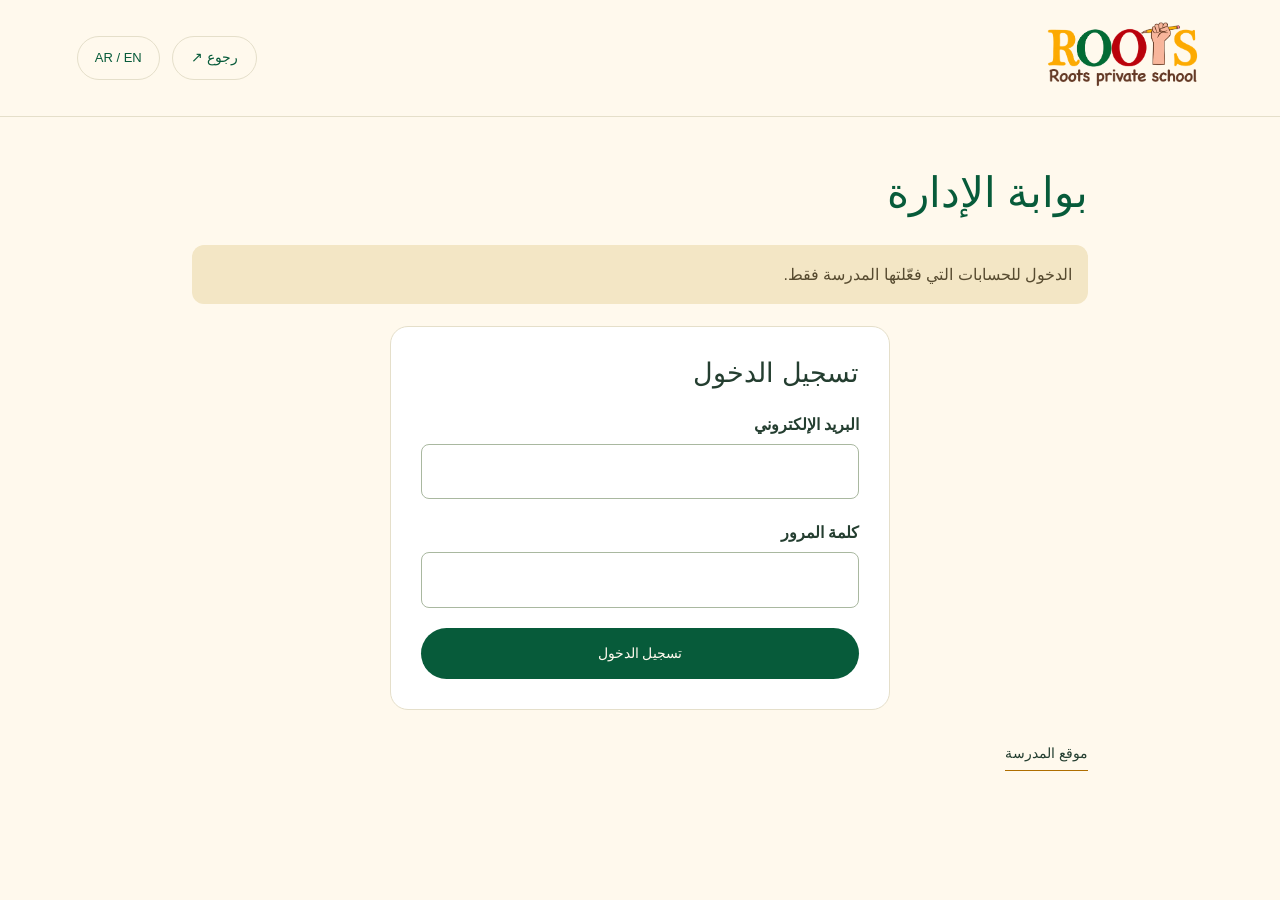
<file: admin.html>
<!DOCTYPE html><html lang="ar" dir="rtl"><head><meta charset="utf-8"><meta name="viewport" content="width=device-width,initial-scale=1"><title>Roots | Admin</title><link rel="stylesheet" href="styles.css?v=portal-back-26"><script src="staff.js?v=16" defer></script><script src="auth-config.js" defer></script><script src="admin-workspace.js?v=assistant-release-20261107" defer></script><script src="portal-language.js?v=readiness-20261104-r9" defer></script><script src="school-client.js?v=readiness-20261104-r9" defer></script><script src="school-ui.js?v=readiness-20261104-r9" defer></script><script src="admin-spreadsheets.js?v=readiness-20261104-r9" defer></script><script src="admin-batch.js?v=readiness-20261104-r9" defer></script><script src="secure-auth.js?v=readiness-20261104-r9" defer></script><script src="portal-back.js?v=27" defer></script><link rel="stylesheet" href="admin-workspace.css?v=1"><link rel="stylesheet" href="school-ui.css?v=readiness-20261104-r9"><link rel="stylesheet" href="parent-workspace.css?v=readiness-20261104-r9"><link rel="stylesheet" href="admin-batch.css?v=readiness-20261104-r9"><script src="assistant-config.js?v=assistant-free-prep-20261107-r4" defer></script><link rel="stylesheet" href="assistant.css?v=assistant-free-prep-20261107-r4"><script src="roots-assistant.mjs?v=assistant-free-prep-20261107-r4" type="module"></script></head><body class="portal-page"><header class="portal-header"><a href="index.html"><img src="roots-logo.png" alt="Roots Private School"></a><div class="portal-top-actions"><a class="portal-back" href="index.html" data-ar="رجوع ↗" data-en="Back ↗" aria-label="Back">رجوع ↗</a><button id="portal-language" class="language" type="button">English</button></div></header><main class="portal-main"><section id="login-panel"><h1 data-ar="بوابة الإدارة" data-en="Admin portal" >بوابة الإدارة</h1><div class="portal-banner"><span data-ar="الدخول للحسابات التي فعّلتها المدرسة فقط." data-en="Sign in with an account activated by the school.">الدخول للحسابات التي فعّلتها المدرسة فقط.</span></div><form id="staff-login" class="portal-card portal-form"><h2 data-ar="تسجيل الدخول" data-en="Sign in" >تسجيل الدخول</h2><label data-ar="البريد الإلكتروني" data-en="Email" for="username">البريد الإلكتروني</label><input id="username" type="email" required autocomplete="username"><label data-ar="كلمة المرور" data-en="Password" for="password">كلمة المرور</label><input id="password" type="password" required autocomplete="off"><button data-ar="تسجيل الدخول" data-en="Sign in" type="submit" class="button">تسجيل الدخول</button><p id="login-status" hidden role="status"><span data-ar="الحسابات غير مفعّلة بعد. استخدم نموذج العرض." data-en="Accounts are inactive. Use the preview instead." >الحسابات غير مفعّلة بعد. استخدم نموذج العرض.</span></p></form></section><section id="dashboard-panel" tabindex="-1" hidden><h1 data-ar="لوحة الإدارة" data-en="Admin dashboard" >لوحة الإدارة</h1><div class="portal-banner"><span data-ar="نموذج للعرض فقط — لا توجد حسابات أو بيانات طلاب. التعديلات لا تُحفظ." data-en="Preview only — no accounts or student records. Changes are not saved." >نموذج للعرض فقط — لا توجد حسابات أو بيانات طلاب. التعديلات لا تُحفظ.</span></div><div class="portal-grid"><article class="portal-card"><h2 data-ar="الطلاب" data-en="Students" >الطلاب</h2><p data-ar="إضافة الطلاب وتحديد صفوفهم وربط أولياء أمورهم." data-en="Add students, set their classes, and link their parents." >إضافة الطلاب وتحديد صفوفهم وربط أولياء أمورهم.</p><p data-ar="لا توجد بيانات بعد" data-en="No records yet" class="empty-state">لا توجد بيانات بعد</p><button data-ar="عرض النموذج" data-en="Open preview" type="button" class="preview-button" data-editor="0">عرض النموذج</button></article><article class="portal-card"><h2 data-ar="حسابات أولياء الأمور" data-en="Parent accounts" >حسابات أولياء الأمور</h2><p data-ar="إنشاء حسابات أولياء الأمور وربط كل حساب بأطفاله." data-en="Provision parent accounts and link each to their children." >إنشاء حسابات أولياء الأمور وربط كل حساب بأطفاله.</p><p data-ar="لا توجد بيانات بعد" data-en="No records yet" class="empty-state">لا توجد بيانات بعد</p><button data-ar="عرض النموذج" data-en="Open preview" type="button" class="preview-button" data-editor="1">عرض النموذج</button></article><article class="portal-card"><h2 data-ar="حسابات المعلمين" data-en="Teacher accounts" >حسابات المعلمين</h2><p data-ar="إدارة حسابات المعلمين وتعيين الصفوف والطلاب." data-en="Manage teacher accounts and assign classes and students." >إدارة حسابات المعلمين وتعيين الصفوف والطلاب.</p><p data-ar="لا توجد بيانات بعد" data-en="No records yet" class="empty-state">لا توجد بيانات بعد</p><button data-ar="عرض النموذج" data-en="Open preview" type="button" class="preview-button" data-editor="2">عرض النموذج</button></article><article class="portal-card"><h2 data-ar="محتوى الموقع" data-en="Website content" >محتوى الموقع</h2><p data-ar="إدارة محتوى المدرسة والصور ومعلومات التسجيل." data-en="Manage school content, photos, and admissions details." >إدارة محتوى المدرسة والصور ومعلومات التسجيل.</p><p data-ar="لا توجد بيانات بعد" data-en="No records yet" class="empty-state">لا توجد بيانات بعد</p><button data-ar="عرض النموذج" data-en="Open preview" type="button" class="preview-button" data-editor="3">عرض النموذج</button></article><article class="portal-card"><h2 data-ar="مراجعة التحديثات" data-en="Review updates" >مراجعة التحديثات</h2><p data-ar="مراجعة ملاحظات التعلّم والأنشطة." data-en="Review learning notes and activities." >مراجعة ملاحظات التعلّم والأنشطة.</p><p data-ar="لا توجد بيانات بعد" data-en="No records yet" class="empty-state">لا توجد بيانات بعد</p><button data-ar="عرض النموذج" data-en="Open preview" type="button" class="preview-button" data-editor="4">عرض النموذج</button></article><article class="portal-card"><h2 data-ar="الصلاحيات" data-en="Access permissions" >الصلاحيات</h2><p data-ar="تحديد من يمكنه مشاهدة وتعديل بيانات كل طالب." data-en="Control who can view and update each student’s records." >تحديد من يمكنه مشاهدة وتعديل بيانات كل طالب.</p><p data-ar="لا توجد بيانات بعد" data-en="No records yet" class="empty-state">لا توجد بيانات بعد</p><button data-ar="عرض النموذج" data-en="Open preview" type="button" class="preview-button" data-editor="5">عرض النموذج</button></article></div><div id="editor-panel" class="portal-card" hidden><h2 id="editor-title"></h2><p data-ar="هذا نموذج تجهيز فقط. ستُفعّل العمليات بعد ربط الحسابات والبيانات." data-en="This is a preparation preview. Actions will be enabled after accounts and data are connected." >هذا نموذج تجهيز فقط. ستُفعّل العمليات بعد ربط الحسابات والبيانات.</p><label for="preview-note"><span data-ar="ملاحظة تجريبية" data-en="Draft note" >ملاحظة تجريبية</span></label><textarea id="preview-note" rows="4" style="width:100%;padding:12px;margin:14px 0;font:inherit;border:1px solid #a9b8a0;border-radius:8px"></textarea><button data-ar="مسح وإغلاق" data-en="Clear and close" type="button" class="preview-button" id="editor-close">مسح وإغلاق</button></div><div class="portal-actions"><button data-ar="العودة إلى تسجيل الدخول" data-en="Back to sign-in" type="button" id="preview-exit" class="preview-button">العودة إلى تسجيل الدخول</button></div></section><div class="portal-actions"><a data-ar="موقع المدرسة" data-en="School website" href="index.html" class="text-link">موقع المدرسة</a></div></main></body></html>
</file>
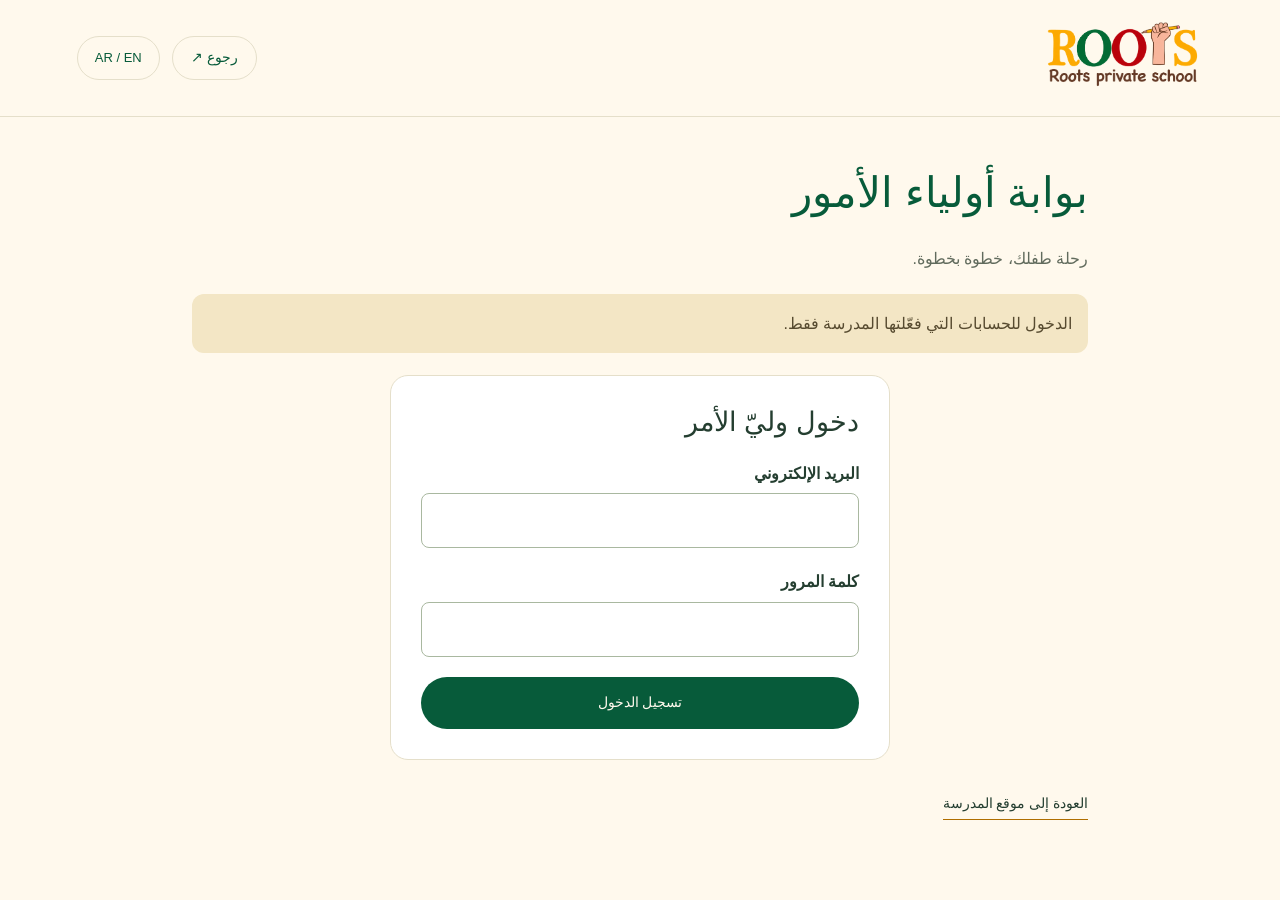
<file: parent.html>
<!DOCTYPE html><html lang="ar" dir="rtl"><head><meta charset="utf-8"><meta name="viewport" content="width=device-width,initial-scale=1"><title>Roots | Parent portal</title><link rel="stylesheet" href="styles.css?v=portal-back-26"><script src="parent.js?v=17" defer></script><script src="auth-config.js" defer></script><script src="portal-language.js?v=readiness-20261104-r9" defer></script><script src="school-client.js?v=readiness-20261104-r9" defer></script><script src="school-ui.js?v=readiness-20261104-r9" defer></script><script src="admin-spreadsheets.js?v=readiness-20261104-r9" defer></script><script src="admin-batch.js?v=readiness-20261104-r9" defer></script><script src="parent-workspace.js?v=assistant-release-20261107" defer></script><script src="secure-auth.js?v=readiness-20261104-r9" defer></script><script src="portal-back.js?v=27" defer></script><link rel="stylesheet" href="school-ui.css?v=readiness-20261104-r9"><link rel="stylesheet" href="parent-workspace.css?v=readiness-20261104-r9"><link rel="stylesheet" href="admin-workspace.css?v=readiness-20261104-r9"><link rel="stylesheet" href="admin-batch.css?v=readiness-20261104-r9"><script src="assistant-config.js?v=assistant-free-prep-20261107-r4" defer></script><link rel="stylesheet" href="assistant.css?v=assistant-free-prep-20261107-r4"><script src="roots-assistant.mjs?v=assistant-free-prep-20261107-r4" type="module"></script></head><body class="portal-page"><header class="portal-header"><a href="index.html"><img src="roots-logo.png" alt="Roots Private School"></a><div class="portal-top-actions"><a class="portal-back" href="index.html" data-ar="رجوع ↗" data-en="Back ↗" aria-label="Back">رجوع ↗</a><button id="portal-language" class="language" type="button">English</button></div></header><main class="portal-main"><section id="login-panel"><h1 data-ar="بوابة أولياء الأمور" data-en="Parent portal" >بوابة أولياء الأمور</h1><p data-ar="رحلة طفلك، خطوة بخطوة." data-en="Your child’s journey, step by step." >رحلة طفلك، خطوة بخطوة.</p><div class="portal-banner"><span data-ar="الدخول للحسابات التي فعّلتها المدرسة فقط." data-en="Sign in with an account activated by the school.">الدخول للحسابات التي فعّلتها المدرسة فقط.</span></div><form id="parent-login" class="portal-card portal-form"><h2 data-ar="دخول وليّ الأمر" data-en="Parent sign-in" >دخول وليّ الأمر</h2><label data-ar="البريد الإلكتروني" data-en="Email" for="username">البريد الإلكتروني</label><input id="username" name="username" type="email" autocomplete="username" maxlength="100" required><label data-ar="كلمة المرور" data-en="Password" for="password">كلمة المرور</label><input id="password" name="password" type="password" autocomplete="off" maxlength="200" required><button data-ar="تسجيل الدخول" data-en="Sign in" class="button" type="submit">تسجيل الدخول</button><p id="login-status" role="status" hidden><span data-ar="الحسابات غير مفعّلة بعد. يمكنك مشاهدة نموذج البوابة أدناه." data-en="Accounts are not active yet. You can view the portal preview below." >الحسابات غير مفعّلة بعد. يمكنك مشاهدة نموذج البوابة أدناه.</span></p></form><div class="portal-actions"><a data-ar="العودة إلى موقع المدرسة" data-en="Back to the school website" class="text-link" href="index.html">العودة إلى موقع المدرسة</a></div></section><section id="journey-panel" hidden tabindex="-1"><h1 data-ar="رحلة التعلّم" data-en="Learning journey" >رحلة التعلّم</h1><div class="portal-banner"><span data-ar="نموذج للعرض فقط — لا توجد بيانات طالب، وهذا ليس دخولًا إلى حساب حقيقي." data-en="Preview only — no student data is shown, and this is not a real account sign-in." >نموذج للعرض فقط — لا توجد بيانات طالب، وهذا ليس دخولًا إلى حساب حقيقي.</span></div><div class="portal-card"><h2 data-ar="ملف الطفل" data-en="Child profile" >ملف الطفل</h2><p data-ar="اسم الطفل والصف سيظهران هنا بعد تفعيل الحساب من المدرسة." data-en="The child’s name and class will appear here once the school activates the account." >اسم الطفل والصف سيظهران هنا بعد تفعيل الحساب من المدرسة.</p><div class="journey-track"><span data-ar="اكتشف" data-en="Discover" >اكتشف</span><span data-ar="تعلّم" data-en="Learn" >تعلّم</span><span data-ar="ابتكر" data-en="Create" >ابتكر</span><span data-ar="انمُ" data-en="Grow" >انمُ</span></div></div><div class="portal-grid"><article class="portal-card"><h2 data-ar="رحلة التقدّم" data-en="Progress journey" >رحلة التقدّم</h2><p data-ar="ستظهر هنا مراحل التعلّم وملاحظات المعلمة." data-en="Learning milestones and teacher notes will appear here." class="empty-state">ستظهر هنا مراحل التعلّم وملاحظات المعلمة.</p></article><article class="portal-card"><h2 data-ar="الأنشطة واللحظات" data-en="Activities and moments" >الأنشطة واللحظات</h2><p data-ar="ستُضاف صور وأنشطة طفلك عندما توفّرها المدرسة." data-en="Your child’s photos and activities will be added when provided by the school." class="empty-state">ستُضاف صور وأنشطة طفلك عندما توفّرها المدرسة.</p></article><article class="portal-card"><h2 data-ar="رسائل المعلمة" data-en="Teacher messages" >رسائل المعلمة</h2><p data-ar="لا توجد رسائل بعد." data-en="No messages yet." class="empty-state">لا توجد رسائل بعد.</p></article><article class="portal-card"><h2 data-ar="الحضور" data-en="Attendance" >الحضور</h2><p data-ar="سيظهر سجل الحضور بعد ربط بيانات المدرسة." data-en="Attendance will appear once school records are connected." class="empty-state">سيظهر سجل الحضور بعد ربط بيانات المدرسة.</p></article></div><div class="portal-actions"><button data-ar="العودة إلى تسجيل الدخول" data-en="Back to sign-in" class="preview-button" id="preview-exit" type="button">العودة إلى تسجيل الدخول</button><a data-ar="موقع المدرسة" data-en="School website" class="text-link" href="index.html">موقع المدرسة</a></div></section></main></body></html>
</file>
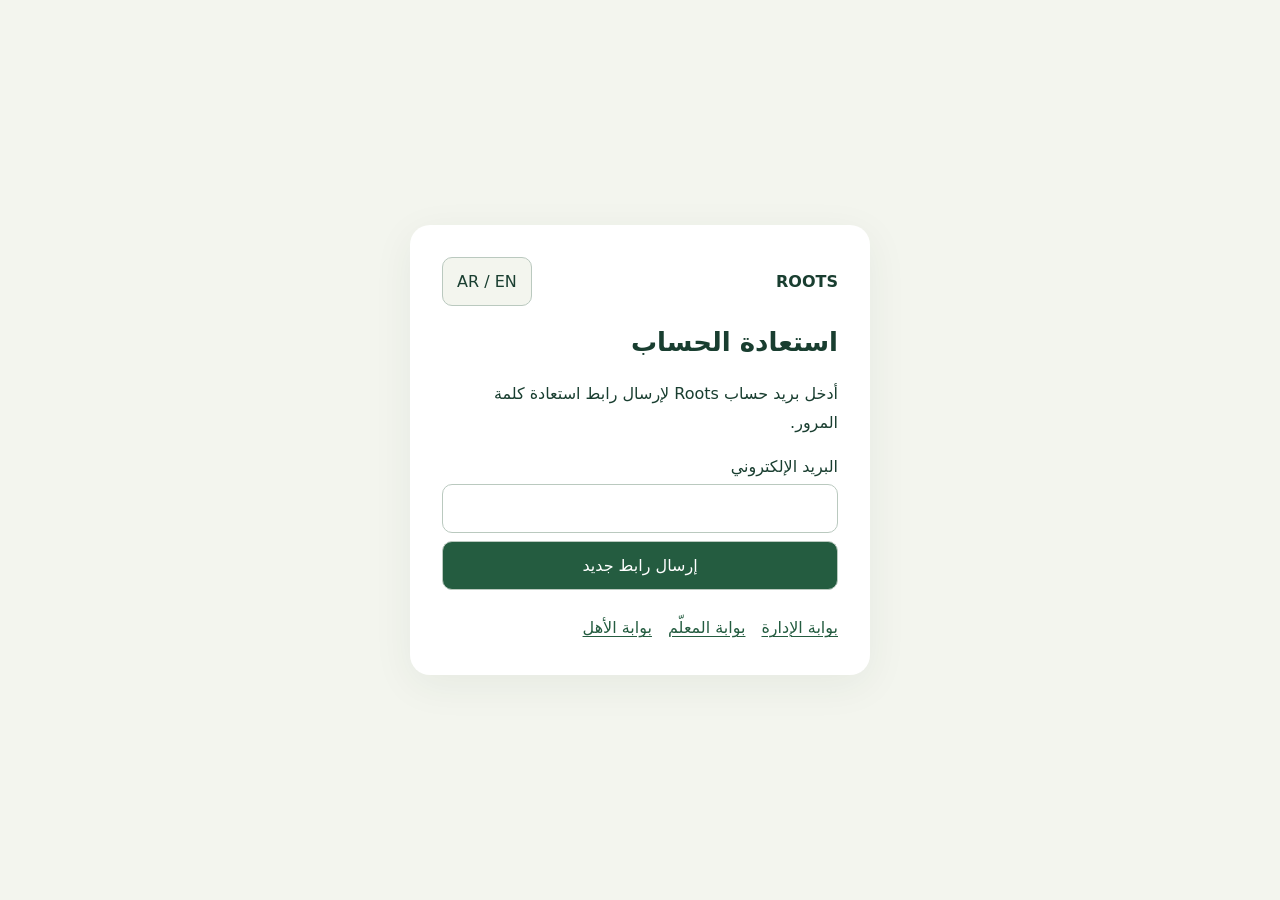
<file: reset.html>
<!doctype html>
<html lang="ar" dir="rtl">
<head>
 <meta charset="utf-8"><meta name="viewport" content="width=device-width,initial-scale=1">
 <meta name="referrer" content="no-referrer"><title>Roots | استعادة الحساب</title>
 <link rel="stylesheet" href="recovery.css?v=readiness-20261104-r9">
 <script src="auth-config.js" defer></script><script src="recovery.js?v=readiness-20261104-r9" defer></script>
</head>
<body><main>
 <header><b>ROOTS</b><button id="recovery-language" type="button" aria-label="Switch to English">AR / EN</button></header>
 <h1 data-ar="استعادة الحساب" data-en="Recover your account">استعادة الحساب</h1>
 <p id="status" role="status" aria-live="polite">جاري التحقق من الرابط…</p>
 <form id="recover" hidden>
  <label for="email" data-ar="البريد الإلكتروني" data-en="Email">البريد الإلكتروني</label>
  <input id="email" type="email" autocomplete="email" required maxlength="254" dir="ltr">
  <button type="submit" data-ar="إرسال رابط جديد" data-en="Send a new link">إرسال رابط جديد</button>
 </form>
 <form id="change" hidden>
  <label for="password" data-ar="كلمة المرور الجديدة" data-en="New password">كلمة المرور الجديدة</label>
  <input id="password" type="password" autocomplete="new-password" minlength="6" maxlength="128" required>
  <label for="confirm" data-ar="تأكيد كلمة المرور" data-en="Confirm password">تأكيد كلمة المرور</label>
  <input id="confirm" type="password" autocomplete="new-password" minlength="6" maxlength="128" required>
  <button type="submit" data-ar="حفظ كلمة المرور" data-en="Save password">حفظ كلمة المرور</button>
 </form>
 <nav aria-label="البوابات"><a href="admin.html" data-ar="بوابة الإدارة" data-en="Admin portal">بوابة الإدارة</a><a href="teacher.html" data-ar="بوابة المعلّم" data-en="Teacher portal">بوابة المعلّم</a><a href="parent.html" data-ar="بوابة الأهل" data-en="Parent portal">بوابة الأهل</a></nav>
</main></body></html>
</file>
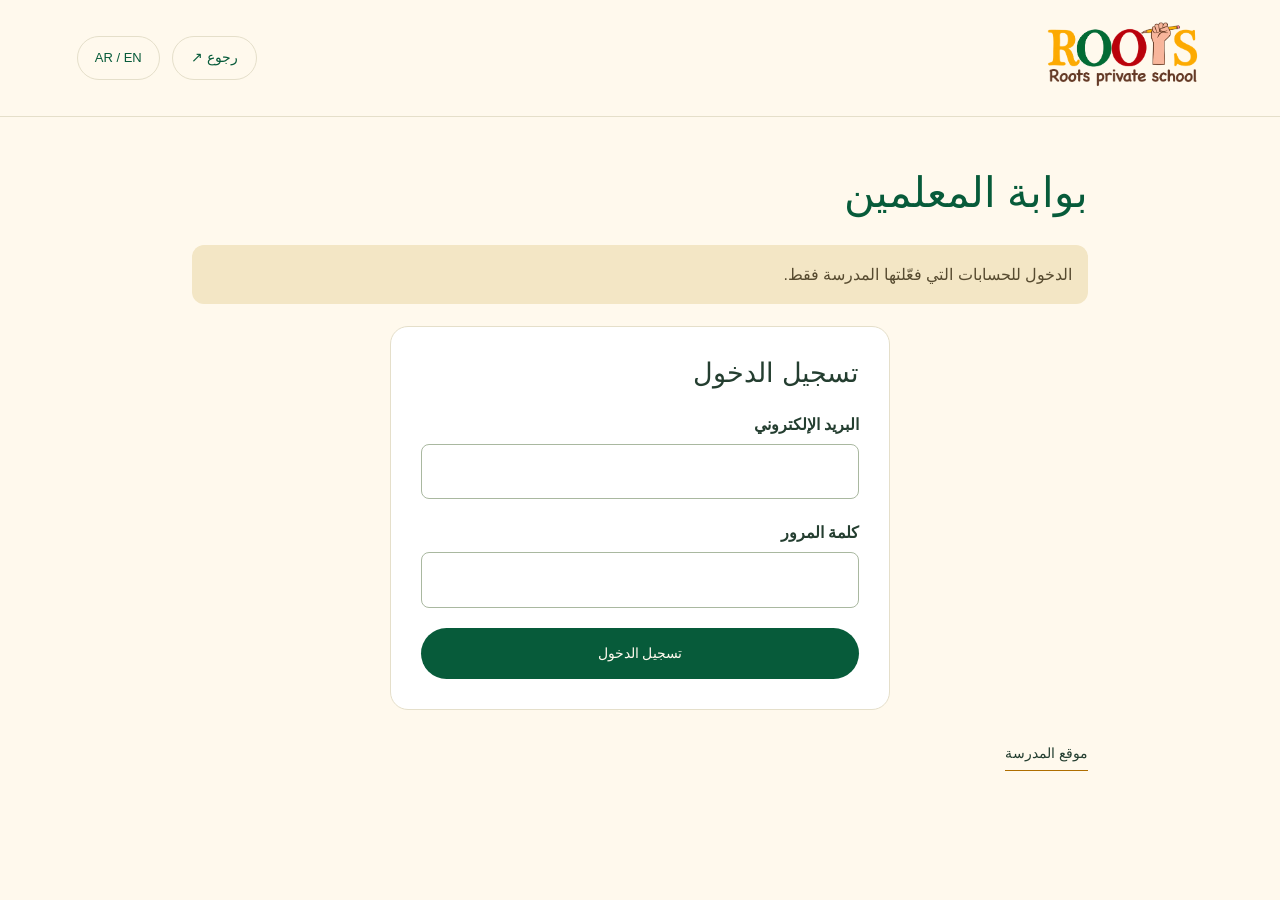
<file: teacher.html>
<!DOCTYPE html><html lang="ar" dir="rtl"><head><meta charset="utf-8"><meta name="viewport" content="width=device-width,initial-scale=1"><title>Roots | Teacher</title><link rel="stylesheet" href="styles.css?v=portal-back-26"><script src="staff.js?v=17" defer></script><script src="auth-config.js" defer></script><link rel="stylesheet" href="admin-workspace.css?v=2"><link rel="stylesheet" href="teacher-workspace.css?v=4"><script src="teacher-workspace.js?v=readiness-20261104-r9" defer></script><script src="portal-language.js?v=readiness-20261104-r9" defer></script><script src="school-client.js?v=readiness-20261104-r9" defer></script><script src="school-ui.js?v=readiness-20261104-r9" defer></script><script src="admin-spreadsheets.js?v=readiness-20261104-r9" defer></script><script src="admin-batch.js?v=readiness-20261104-r9" defer></script><script src="secure-auth.js?v=readiness-20261104-r9" defer></script><script src="portal-back.js?v=27" defer></script><link rel="stylesheet" href="school-ui.css?v=readiness-20261104-r9"><link rel="stylesheet" href="parent-workspace.css?v=readiness-20261104-r9"><link rel="stylesheet" href="admin-batch.css?v=readiness-20261104-r9"></head><body class="portal-page"><header class="portal-header"><a href="index.html"><img src="roots-logo.png" alt="Roots Private School"></a><div class="portal-top-actions"><a class="portal-back" href="index.html" data-ar="رجوع ↗" data-en="Back ↗" aria-label="Back">رجوع ↗</a><button id="portal-language" class="language" type="button">English</button></div></header><main class="portal-main"><section id="login-panel"><h1 data-ar="بوابة المعلمين" data-en="Teacher portal" >بوابة المعلمين</h1><div class="portal-banner"><span data-ar="الدخول للحسابات التي فعّلتها المدرسة فقط." data-en="Sign in with an account activated by the school.">الدخول للحسابات التي فعّلتها المدرسة فقط.</span></div><form id="staff-login" class="portal-card portal-form"><h2 data-ar="تسجيل الدخول" data-en="Sign in" >تسجيل الدخول</h2><label data-ar="البريد الإلكتروني" data-en="Email" for="username">البريد الإلكتروني</label><input id="username" type="email" required autocomplete="username"><label data-ar="كلمة المرور" data-en="Password" for="password">كلمة المرور</label><input id="password" type="password" required autocomplete="off"><button data-ar="تسجيل الدخول" data-en="Sign in" type="submit" class="button">تسجيل الدخول</button><p id="login-status" hidden role="status"><span data-ar="الحسابات غير مفعّلة بعد. استخدم نموذج العرض." data-en="Accounts are inactive. Use the preview instead." >الحسابات غير مفعّلة بعد. استخدم نموذج العرض.</span></p></form></section><section id="dashboard-panel" tabindex="-1" hidden><h1 data-ar="لوحة المعلمين" data-en="Teacher dashboard" >لوحة المعلمين</h1><div class="portal-banner"><span data-ar="نموذج للعرض فقط — لا توجد حسابات أو بيانات طلاب. التعديلات لا تُحفظ." data-en="Preview only — no accounts or student records. Changes are not saved." >نموذج للعرض فقط — لا توجد حسابات أو بيانات طلاب. التعديلات لا تُحفظ.</span></div><div class="portal-grid"><article class="portal-card"><h2 data-ar="طلابي" data-en="My students" >طلابي</h2><p data-ar="ستظهر هنا قائمة طلاب صفوفك المعيّنة من الإدارة." data-en="Students in your assigned classes will appear here." >ستظهر هنا قائمة طلاب صفوفك المعيّنة من الإدارة.</p><p data-ar="لا توجد بيانات بعد" data-en="No records yet" class="empty-state">لا توجد بيانات بعد</p><button data-ar="عرض النموذج" data-en="Open preview" type="button" class="preview-button" data-editor="0">عرض النموذج</button></article><article class="portal-card"><h2 data-ar="تحديث رحلة التعلّم" data-en="Learning updates" >تحديث رحلة التعلّم</h2><p data-ar="دوّن تقدّم الطفل وملاحظات التعلّم." data-en="Prepare progress notes and learning milestones." >دوّن تقدّم الطفل وملاحظات التعلّم.</p><p data-ar="لا توجد بيانات بعد" data-en="No records yet" class="empty-state">لا توجد بيانات بعد</p><button data-ar="عرض النموذج" data-en="Open preview" type="button" class="preview-button" data-editor="1">عرض النموذج</button></article><article class="portal-card"><h2 data-ar="الحضور" data-en="Attendance" >الحضور</h2><p data-ar="سجّل الحضور حسب الصف والتاريخ." data-en="Record attendance by class and date." >سجّل الحضور حسب الصف والتاريخ.</p><p data-ar="لا توجد بيانات بعد" data-en="No records yet" class="empty-state">لا توجد بيانات بعد</p><button data-ar="عرض النموذج" data-en="Open preview" type="button" class="preview-button" data-editor="2">عرض النموذج</button></article><article class="portal-card"><h2 data-ar="رسائل الأهل" data-en="Parent messages" >رسائل الأهل</h2><p data-ar="أرسل تحديثات لأهل الطلاب المعيّنين لك." data-en="Share updates with parents of your assigned students." >أرسل تحديثات لأهل الطلاب المعيّنين لك.</p><p data-ar="لا توجد بيانات بعد" data-en="No records yet" class="empty-state">لا توجد بيانات بعد</p><button data-ar="عرض النموذج" data-en="Open preview" type="button" class="preview-button" data-editor="3">عرض النموذج</button></article></div><div id="editor-panel" class="portal-card" hidden><h2 id="editor-title"></h2><p data-ar="هذا نموذج تجهيز فقط. ستُفعّل العمليات بعد ربط الحسابات والبيانات." data-en="This is a preparation preview. Actions will be enabled after accounts and data are connected." >هذا نموذج تجهيز فقط. ستُفعّل العمليات بعد ربط الحسابات والبيانات.</p><label for="preview-note"><span data-ar="ملاحظة تجريبية" data-en="Draft note" >ملاحظة تجريبية</span></label><textarea id="preview-note" rows="4" style="width:100%;padding:12px;margin:14px 0;font:inherit;border:1px solid #a9b8a0;border-radius:8px"></textarea><button data-ar="مسح وإغلاق" data-en="Clear and close" type="button" class="preview-button" id="editor-close">مسح وإغلاق</button></div><div class="portal-actions"><button data-ar="العودة إلى تسجيل الدخول" data-en="Back to sign-in" type="button" id="preview-exit" class="preview-button">العودة إلى تسجيل الدخول</button></div></section><div class="portal-actions"><a data-ar="موقع المدرسة" data-en="School website" href="index.html" class="text-link">موقع المدرسة</a></div></main></body></html>
</file>
<file: styles.css>
@charset "UTF-8";
:root{--green:#173f32;--cream:#f7f4eb;--ink:#233b31;--muted:#6b746b;--line:#d9ddd2;--sage:#dbe2cf;--gold:#ba925f}*{box-sizing:border-box}html{scroll-behavior:smooth;scroll-padding-top:110px}body{margin:0;background:var(--cream);color:var(--ink);font-family:Arial,"Helvetica Neue",sans-serif;line-height:1.7}a{color:inherit;text-decoration:none}button{font:inherit}a,button,summary{-webkit-tap-highlight-color:transparent}a:focus-visible,button:focus-visible,summary:focus-visible{outline:3px solid var(--gold);outline-offset:5px}h1,h2,h3,p{margin:0}h1,h2{white-space:pre-line}h1,h2,h3{line-height:1.25;font-weight:500}p{color:var(--muted)}.draft{text-align:center;font-size:11px;padding:7px 16px;background:var(--sage);letter-spacing:.02em}.site-header{height:92px;display:flex;align-items:center;justify-content:space-between;padding:0 6%;border-bottom:1px solid var(--line);background:var(--cream);position:sticky;top:0;z-index:20}.brand{display:flex;align-items:center;gap:11px;direction:ltr;font-family:Georgia,serif;font-size:42px;line-height:1}.brand-mark{font-family:Arial;font-size:45px}.brand small{display:block;font:8px Arial;letter-spacing:3px;margin-top:7px}.site-header nav{display:flex;gap:35px;font-size:14px}.site-header nav a:hover,.text-link:hover{color:var(--gold)}.language{border:1px solid var(--line);background:none;cursor:pointer;border-radius:30px;padding:7px 17px;color:var(--green);font-size:13px;direction:ltr}.hero{display:grid;grid-template-columns:1.1fr 1fr;min-height:660px;margin:0 6%;align-items:center;gap:5%;padding:50px 0 65px}.eyebrow{font-size:11px;letter-spacing:2px;display:block;margin-bottom:25px;direction:ltr;color:var(--muted)}h1{font-size:clamp(48px,5.7vw,83px);letter-spacing:-2px;color:var(--green);margin-bottom:25px}.hero-description{font-size:19px;max-width:430px}.actions{display:flex;align-items:center;gap:25px;flex-wrap:wrap;margin:32px 0 40px}.button{display:inline-flex;align-items:center;justify-content:center;border-radius:40px;background:var(--green);color:var(--cream);padding:14px 26px;font-size:14px;transition:background .2s,transform .2s}.button:hover{background:#2b5b45;transform:translateY(-2px)}.text-link{font-size:14px;border-bottom:1px solid var(--gold);padding:4px 0}.hero-caption{display:flex;align-items:center;gap:9px;font-size:12px;color:var(--muted)}.dot{width:7px;height:7px;border-radius:50%;background:var(--gold)}.hero-art{height:550px;background:var(--sage);border-radius:230px 230px 5px 5px;position:relative;overflow:hidden;color:var(--green);display:flex;justify-content:center}.hero-art>svg{height:90%;width:90%;align-self:end;z-index:2}.art-label{position:absolute;top:70px;font-size:9px;letter-spacing:2px;z-index:3;direction:ltr}.orbit{border:1px solid #b4c0a6;border-radius:50%;position:absolute;width:360px;height:360px;top:95px;left:calc(50% - 180px)}.orbit-two{width:440px;height:440px;left:calc(50% - 220px);top:55px}.art-bottom{position:absolute;bottom:22px;left:20px;right:20px;z-index:4;display:flex;justify-content:space-between;gap:10px;font-size:9px}.art-bottom>span:first-child{direction:ltr}.section{padding:100px 6%;border-top:1px solid var(--line);scroll-margin-top:0}.section-head h2{font-size:clamp(33px,3.7vw,52px);max-width:720px;color:var(--green)}.section-head>p{margin-top:18px}.intro{display:grid;grid-template-columns:1fr 1fr;gap:9%;align-items:start}.intro-copy>p{font-size:20px;line-height:1.9;margin:35px 0 25px}.facts{background:#edeedf}.fact-grid{display:grid;grid-template-columns:repeat(3,1fr);gap:30px;margin-top:55px}.fact{border-inline-start:1px solid #cbd0bb;padding-inline-start:25px;display:flex;flex-direction:column}.fact strong{font-size:clamp(48px,6vw,82px);font-weight:400;font-family:Georgia,serif;direction:ltr;text-align:start;line-height:1.2}.fact span{font-size:14px;margin-top:14px}.note{font-size:11px;margin-top:35px}.pride-grid{display:grid;grid-template-columns:repeat(3,1fr);gap:4%;margin-top:55px}.pride-item{border-top:1px solid var(--gold);padding-top:25px}.pride-item h3{font-size:25px;margin:20px 0}.pride-item p{font-size:15px}.journey{background:var(--green);color:var(--cream);display:grid;grid-template-columns:1fr 1fr;gap:8%;position:relative}.journey .section-head h2,.journey h3{color:var(--cream)}.journey p,.journey .eyebrow{color:#c3cebd}.journey-title{position:sticky;top:130px;align-self:start}.journey-plant{height:260px;color:#adc494;opacity:.75}.journey-plant svg{height:100%;width:100%}.journey-steps{border-inline-start:1px solid #536f59}.journey-step{display:flex;gap:30px;padding:42px 35px;border-bottom:1px solid #45614d;transition:background .4s}.journey-step.is-active{background:#244d3a}.step-index{font-size:12px;color:#b8c6a8}.journey-step h3{font-size:35px;margin-bottom:15px}.journey-step p{font-size:15px}.play{display:grid;grid-template-columns:1fr 1fr;gap:8%;align-items:center}.play-visual{min-height:450px;position:relative;overflow:hidden;background:#e4e1cf;border-radius:5px 5px 200px 5px}.sun{height:110px;width:110px;border-radius:50%;background:#c9a16d;position:absolute;top:60px;right:65px}.hill{position:absolute;width:550px;height:330px;border-radius:50% 50% 0 0;bottom:-60px;background:#93a486;transform:rotate(-15deg);left:-140px}.hill-two{background:#345b43;left:80px;bottom:-155px;transform:rotate(20deg)}.visual-note{position:absolute;bottom:25px;left:20px;right:20px;color:white;font-size:12px}.play-copy>p{margin-top:30px}.media-layout{display:grid;grid-template-columns:.8fr 1fr;align-items:center;gap:8%;margin-top:50px}.lesson-art{min-height:290px;background:#e6d7be;display:flex;flex-direction:column;justify-content:center;align-items:center;border-radius:8px;color:var(--green);direction:ltr}.lesson-art>span{font:100px Georgia,serif}.lesson-art small{letter-spacing:3px;font-size:10px}.media-layout h3{font-size:28px;margin-bottom:20px}.pill{display:inline-block;background:var(--sage);border-radius:30px;font-size:12px;padding:7px 16px;margin-top:25px}.moment-grid{display:grid;grid-template-columns:repeat(3,1fr);gap:22px;margin-top:45px}.moment{min-height:310px;padding:25px;display:flex;flex-direction:column;justify-content:end;border-radius:4px;background:#e4dfce}.moment-two{background:#d4ddcd;margin-top:45px}.moment-three{background:#ead8c2}.moment-symbol{font-size:100px;align-self:center;margin:auto;color:var(--green);font-family:Georgia,serif;line-height:1}.moment h3{font-size:22px;margin:20px 0 10px}.moment small{font-size:11px;color:var(--muted)}.admissions{text-align:center;background:var(--green);color:var(--cream);padding-block:110px}.admissions .eyebrow{color:#c3cdb7}.admissions h2{font-size:clamp(36px,5vw,68px);max-width:900px;margin:auto}.admissions p{color:#c3cdb7;margin:25px auto;max-width:650px}.button-cream{background:var(--cream);color:var(--green)}.button-cream:hover{background:var(--sage)}.apply-intro{max-width:700px;margin:25px 0 40px}.faq-list{border-top:1px solid var(--line)}details{border-bottom:1px solid var(--line);padding:22px 0}summary{cursor:pointer;font-size:19px;list-style:none;display:flex;justify-content:space-between;align-items:center;gap:20px}summary::-webkit-details-marker{display:none}summary:after{content:'+';font-size:25px;color:var(--gold)}details[open] summary:after{content:'−'}details p{margin-top:20px;max-width:760px}.contact{display:grid;grid-template-columns:1fr 1fr;gap:8%;background:#e9ecdf}.contact-info{padding-top:45px}.contact-info h3{font-size:23px;margin-bottom:20px}footer{padding:65px 6% 25px}.footer-brand{display:flex;align-items:center;gap:20px;font:70px Georgia,serif;direction:ltr}.footer-brand span{font:40px Arial;color:var(--gold)}footer>p{font-size:14px;margin-top:10px}.footer-bottom{display:flex;justify-content:space-between;flex-wrap:wrap;gap:18px;border-top:1px solid var(--line);margin-top:45px;padding-top:25px;font-size:10px;color:var(--muted)}.skip-link{position:fixed;top:-100px;left:20px;background:var(--green);color:white;padding:15px;z-index:100}.skip-link:focus{top:10px}html[lang=en] h1,html[lang=en] h2,html[lang=en] h3{font-family:Georgia,serif}html[lang=en] h1{letter-spacing:-3px}
@media(min-width:1600px){body{max-width:1600px;margin:auto;border-inline:1px solid var(--line)}}@media(max-width:800px){.site-header{height:76px}.site-header nav{gap:18px;font-size:12px}.brand{font-size:34px}.brand-mark{font-size:34px}.hero{grid-template-columns:1fr;gap:35px;padding-top:55px}.hero-art{height:440px;max-width:550px;width:100%;justify-self:center}.hero h1{font-size:57px}.section{padding:65px 6%}.intro,.play,.media-layout,.contact{grid-template-columns:1fr;gap:30px}.intro-copy>p{margin-top:0}.pride-grid{grid-template-columns:1fr;gap:35px}.journey{grid-template-columns:1fr}.journey-title{position:static}.journey-plant{display:none}.journey-steps{margin-top:20px}.moment-grid{gap:12px}.moment{padding:18px;min-height:270px}.moment h3{font-size:19px}.moment-symbol{font-size:70px}.play-visual{min-height:340px}.fact-grid{gap:10px}.fact{padding-inline-start:14px}.fact strong{font-size:52px}.contact-info{padding-top:0}}
@media(max-width:480px){.draft{font-size:9px}.site-header nav{display:none}.hero h1{font-size:48px}.hero-art{height:400px}.hero-description{font-size:17px}.hero-caption{font-size:11px}.actions{gap:20px}.art-label{font-size:8px;top:60px}.art-bottom{font-size:8px}.fact-grid{grid-template-columns:1fr;gap:30px}.fact strong{font-size:65px}.fact{padding-inline-start:20px}.fact span{margin-top:5px}.moment-grid{grid-template-columns:1fr}.moment-two{margin-top:0}.moment{min-height:290px}.moment-symbol{font-size:100px}.journey-step{padding:28px 20px;gap:20px}.section-head h2{font-size:36px}.hero{min-height:0}.footer-bottom{flex-direction:column}}
@media(prefers-reduced-motion:reduce){html{scroll-behavior:auto}*,*:before,*:after{transition:none!important;animation:none!important}}

/* Mobile navigation and reading. */
.menu-toggle,.mobile-actions{display:none}.button,.language{min-height:44px}.site-header nav a{display:inline-flex;align-items:center;min-height:44px}
@media(max-width:800px){
html{scroll-padding-top:92px}.site-header{padding-inline:5%;gap:12px;flex-wrap:wrap;height:auto;min-height:76px}.brand{margin-inline-end:auto;font-size:32px;gap:7px}.brand-mark{font-size:32px}.brand small{letter-spacing:2px}.language{padding:7px 12px;flex-shrink:0}
.menu-toggle{display:inline-flex;align-items:center;gap:8px;min-height:44px;padding:7px 12px;border:1px solid var(--line);border-radius:30px;color:var(--green);background:transparent;cursor:pointer;font-size:13px}
.site-header nav{display:none;order:4;width:100%;flex-direction:column;gap:0;padding:8px 0 16px;border-top:1px solid var(--line)}.site-header nav.is-open{display:flex}.site-header nav a{font-size:16px;padding:10px 12px;border-radius:6px}.site-header nav a:hover{background:var(--sage)}
.mobile-actions{display:flex;position:fixed;bottom:0;inset-inline:0;z-index:30;gap:10px;padding:10px 5% calc(10px + env(safe-area-inset-bottom));background:var(--cream);border-top:1px solid var(--line);box-shadow:0 -4px 20px #173f320a}.mobile-actions .button{flex:1;padding:10px 12px;font-size:14px;min-height:48px}.button-outline{background:transparent;border:1px solid var(--green);color:var(--green)}.button-outline:hover{background:var(--sage)}body{padding-bottom:calc(78px + env(safe-area-inset-bottom))}
.hero{padding-top:36px;padding-bottom:48px;gap:28px}.hero h1{font-size:clamp(40px,9vw,57px);letter-spacing:-1px}html[lang=en] .hero h1{letter-spacing:-1.5px}.hero-description{line-height:1.8}.actions{margin:24px 0;gap:16px}.text-link{display:inline-flex;align-items:center;min-height:44px}.section{padding-block:52px}.eyebrow{margin-bottom:18px}.section-head h2{font-size:clamp(30px,7.8vw,42px);overflow-wrap:break-word}.intro-copy>p{font-size:18px;line-height:1.9}.pride-grid,.fact-grid,.moment-grid{margin-top:32px}.journey-step h3{font-size:30px}.journey-step{gap:16px}summary{font-size:17px;min-height:44px;line-height:1.6}.admissions h2{font-size:clamp(32px,8vw,48px)}.contact-info h3{font-size:21px;line-height:1.5}.hero-art{height:360px}.art-label{top:40px}.orbit{top:55px}.orbit-two{top:15px}.hero-art,.play-visual,.lesson-art{max-width:100%;min-width:0}.media-layout h3{font-size:25px;line-height:1.4}
}
@media(max-width:360px){.site-header{gap:6px}.menu-toggle,.language{padding-inline:9px}.menu-toggle{gap:5px}.brand{font-size:28px}.brand-mark{font-size:26px}.brand small{font-size:7px}.hero h1{font-size:39px}.hero-art{height:310px}.art-bottom{flex-wrap:wrap}}

/* Official school identity. */
.official-logo{display:block;width:190px;height:auto;object-fit:contain}
.footer-brand{width:fit-content}.footer-brand .official-logo{width:280px;max-width:100%}
@media(max-width:800px){.brand .official-logo{width:140px}.footer-brand .official-logo{width:240px}}
@media(max-width:360px){.brand .official-logo{width:120px}}

.hero-art.school-photo{border-radius:16px;display:block;background:var(--sage);height:550px}
.school-photo>img{display:block;width:100%;height:100%;object-fit:cover;object-position:center 48%}
.school-photo-caption{position:absolute;bottom:18px;inset-inline:18px;padding:10px 16px;background:var(--cream);color:var(--green);border-radius:8px;font-size:14px;text-align:center}
@media(max-width:800px){.hero-art.school-photo{height:auto;aspect-ratio:3/4;max-width:450px}.school-photo-caption{font-size:13px}}

/* A warm palette drawn from the official Roots logo. */
:root{--green:#075b3a;--cream:#fff9ed;--ink:#243e30;--muted:#616b5d;--line:#e5dfca;--sage:#e4edcf;--gold:#af6e00;--yellow:#f7bf24;--red:#b63639}
.draft{background:#f9e5a3;color:#50431d}.site-header{background:#fff9ed}
.button{background:var(--green)}.button:hover{background:#087347}
.facts{background:#f9edc7}.fact{border-color:#d8c681}.fact strong{color:var(--green)}
.pride-item{border-top-width:3px}.pride-item:nth-child(1){border-color:var(--green)}.pride-item:nth-child(2){border-color:var(--yellow)}.pride-item:nth-child(3){border-color:var(--red)}
.pride-item .eyebrow{color:var(--green)}.pride-item:nth-child(2) .eyebrow{color:#8b6100}.pride-item:nth-child(3) .eyebrow{color:var(--red)}
.journey{background:#075b3a}.journey-step.is-active{background:#176a47}.journey-steps{border-color:#659072}.journey-step{border-color:#4a805e}
.journey p,.journey .eyebrow{color:#e0ecd4}.step-index{color:#f8d576}
.play-visual{background:#ffefbc}.sun{background:var(--yellow)}.hill-one{background:#b2c980}.hill-two{background:#26734b}
.lesson-art{background:#fae7ab}.pill{background:#e4edcf;color:var(--green)}
.moment-one{background:#fae7ab}.moment-two{background:#e1ebcf}.moment-three{background:#f3ddd4}.moment-three .moment-symbol{color:var(--red)}
.admissions{background:#075b3a}.admissions p,.admissions .eyebrow{color:#e0ecd4}
.button-cream{background:var(--yellow);color:#263b22}.button-cream:hover{background:#ffcf49}
.contact{background:#e7efd8}.footer-brand{color:var(--green)}
.school-photo-caption{background:#fff9edf2}.dot{background:var(--yellow)}
@media(max-width:800px){.mobile-actions{background:#fff9ed}.mobile-actions .button-outline{background:transparent;color:var(--green)}.mobile-actions .button-outline:hover{background:var(--sage)}}

/* More expressive school colours. */
.hero{background:linear-gradient(130deg,#fff9ed 30%,#f8edc5);border-radius:0 0 28px 28px;padding-inline:3%;margin-inline:3%}
.hero .button{background:#f7bf24;color:#243e30}.hero .button:hover{background:#ffce48}
.pride{background:#f0f5e5}.pride-grid{gap:24px}.pride-item{padding:28px;border-radius:14px;background:#e0ecd3;border-top:5px solid var(--green)}
.pride-item:nth-child(2){background:#ffefbd}.pride-item:nth-child(3){background:#f7dfd9}
.pride-item h3{color:var(--green)}.pride-item:nth-child(3) h3{color:#923638}
.facts{background:#ffe9a4}.learning{background:#fff1c9}.lesson-art{background:#f8d776;border:1px solid #edca69}
.moments{background:#fff9ed}.moment-one{background:#ffe29a}.moment-two{background:#cfe5bb}.moment-three{background:#f4cec5}
.contact{background:#d8eac8;border-top:4px solid #f7bf24}footer{background:#f9edc7}
.admissions{background:linear-gradient(120deg,#075b3a,#137447)}.admissions .button{box-shadow:0 4px 0 #d8990e}
@media(max-width:800px){.hero{padding-inline:6%;margin-inline:0;border-radius:0 0 22px 22px}.pride-item{padding:24px}.mobile-actions .button:first-child{background:#f7bf24;color:#243e30}.mobile-actions .button:first-child:hover{background:#ffce48}}

.pride-item:nth-child(2){background:#eee5ce;border-color:#b89a53}

.pride-item:nth-child(2){background:#d5d0c3;border-color:#8c8065}

.pride-item:nth-child(2){background:#b5aa92;border-color:#75674b}.pride-item:nth-child(2) p{color:#303c30}.pride-item:nth-child(2) .eyebrow{color:#4d452f}

.pride-item:nth-child(2){background:#d0e1eb;border-color:#668ca3}.pride-item:nth-child(2) h3{color:#24485e}.pride-item:nth-child(2) p{color:#344c5b}.pride-item:nth-child(2) .eyebrow{color:#3c6077}

.facts{background:#d0e1eb}.facts .fact{border-color:#9eb9ca}

.facts{background:#dfe7d4}.facts .fact{border-color:#b5c3a7}

.welcome-dialog{border:0;border-radius:24px;background:var(--cream);color:var(--ink);padding:36px;width:min(620px,92vw);max-height:90vh;overflow:auto;text-align:center;box-shadow:0 24px 100px #0003}.welcome-dialog::backdrop{background:#133c32ba;backdrop-filter:blur(5px)}.welcome-logo{width:190px;max-width:60%;height:auto;margin:0 auto 24px;display:block}.welcome-dialog h2{font-size:32px;margin-bottom:14px}.welcome-options{display:grid;grid-template-columns:1fr 1fr;gap:16px;margin:26px 0}.welcome-options button,.welcome-options a{border:1px solid #aec4a0;border-radius:16px;background:#dfe7d4;color:var(--green);padding:24px 16px;cursor:pointer;display:flex;flex-direction:column;gap:10px;align-items:center;font:inherit}.welcome-options a{background:#f3e6c5;border-color:#d3bc81}.welcome-options strong{font-size:22px}.welcome-options span{font-size:14px}.portal-note{font-size:13px;margin:16px 0;color:#556151}.welcome-options button:hover,.welcome-options a:hover{box-shadow:0 5px 18px #173f3218;transform:translateY(-2px)}
.portal-page{padding:0;background:#fff9ed}.portal-header{display:flex;align-items:center;justify-content:space-between;gap:12px;padding:20px 6%;border-bottom:1px solid var(--line)}.portal-header img{width:160px;height:auto}.portal-main{max-width:1050px;margin:auto;padding:50px 6%}.portal-main h1{font-size:42px;letter-spacing:0}.portal-main h2{font-size:27px}.portal-card{border:1px solid var(--line);border-radius:18px;padding:30px;background:white;margin:24px 0}.portal-form{max-width:500px;margin:auto}.portal-form label{display:block;margin:18px 0 6px;font-weight:bold}.portal-form input{width:100%;padding:13px;border:1px solid #a9b8a0;border-radius:8px;font:inherit;direction:ltr;min-height:48px}.portal-form .button{border:0;cursor:pointer;width:100%;margin-top:20px}.preview-button{border:1px solid var(--green);background:none;color:var(--green);padding:12px 18px;border-radius:30px;cursor:pointer;font:inherit;min-height:44px}.portal-banner{background:#f3e6c5;border-radius:12px;padding:16px;color:#574b30;margin:22px 0}.portal-grid{display:grid;grid-template-columns:repeat(2,1fr);gap:20px}.portal-grid .portal-card{margin:0}.empty-state{padding:24px 0;color:var(--muted)}.journey-track{display:flex;gap:12px;flex-wrap:wrap;margin-top:24px}.journey-track span{background:#e2ead7;padding:12px 18px;border-radius:30px}.portal-page [hidden]{display:none!important}.portal-actions{display:flex;gap:12px;align-items:center;flex-wrap:wrap;margin-top:28px}.portal-card p{margin-top:14px}#login-status{margin-top:16px;color:#8b3931}
@media(max-width:600px){.welcome-dialog{padding:26px 20px}.welcome-options{grid-template-columns:1fr}.welcome-options button,.welcome-options a{padding:18px}.portal-header img{width:120px}.portal-main{padding-top:30px}.portal-main h1{font-size:34px}.portal-grid{grid-template-columns:1fr}.portal-card{padding:22px}}

.staff-links{font-size:13px;color:var(--green);padding-top:18px}.portal-card label{display:block;margin-top:20px}

.other-entry{margin:16px 0}.other-button{background:none;border:0;text-decoration:underline;text-underline-offset:4px;color:var(--muted);font-size:13px;min-height:44px;padding:8px 16px;cursor:pointer}#other-roles{display:flex;justify-content:center;gap:12px;margin:8px 0 16px}#other-roles[hidden]{display:none}#other-roles a{padding:10px 22px;border:1px solid var(--line);border-radius:24px;color:var(--green);min-height:44px;background:white}

#secure-records .portal-form{display:grid;gap:12px;margin-block:16px}#secure-records input,#secure-records select,#secure-records textarea{font:inherit;padding:12px;border:1px solid #bbc8b5;border-radius:10px;width:100%;box-sizing:border-box}#secure-records .portal-grid{margin-block:24px}#secure-records button{margin:5px}

.management-dashboard>h2{font-size:2rem;margin-bottom:30px;color:#075d3c}.management-home{display:grid;grid-template-columns:repeat(2,minmax(0,1fr));gap:26px}.management-tile{padding:36px;min-height:300px;display:flex;flex-direction:column;align-items:flex-start;box-sizing:border-box}.management-tile h2{font-size:1.6rem;margin:0 0 16px}.management-tile p{line-height:1.8}.management-tile .empty-state{margin-top:auto;padding-top:32px}.management-panels .portal-form{max-width:700px}.management-panels>h2{margin-top:25px}.management-home[hidden],.management-panels[hidden]{display:none!important}@media(max-width:650px){.management-home{grid-template-columns:1fr}.management-tile{padding:24px;min-height:250px}}

/* Family learning journey */
.family-dashboard{padding:0!important;background:transparent!important;border:0!important;box-shadow:none!important}.family-welcome{padding:28px 0 32px}.family-welcome>p:first-child{font:700 12px/1.5 sans-serif;letter-spacing:2px;color:#98732b}.family-welcome h1{margin:12px 0;font-size:clamp(32px,5vw,48px);color:#075c3a}.family-welcome p{color:#64715f;font-size:17px}.family-dashboard>h2{font-size:18px;margin:0 0 14px}.child-switcher{display:flex;gap:12px;flex-wrap:wrap;margin-bottom:24px}.child-choice{display:flex;align-items:center;gap:10px;padding:12px 20px;border:1px solid #dce4d4;border-radius:18px;background:#fff;color:#34543e;font:inherit;cursor:pointer}.child-choice[aria-pressed=true]{background:#e6efdf;border:2px solid #14794c;padding:11px 19px}.child-avatar{display:flex;align-items:center;justify-content:center;width:42px;height:42px;border-radius:50%;background:#f4dfaa;color:#795b23;font-size:17px;font-weight:700;flex-shrink:0}.child-profile{display:flex;align-items:center;gap:28px;padding:30px;background:#fff;border:1px solid #e5e4d5;border-radius:24px;margin-bottom:22px}.child-photo-slot{display:flex;align-items:center;flex-direction:column;gap:10px;text-align:center;flex-shrink:0}.child-photo-slot .child-avatar{width:100px;height:100px;font-size:34px;border:6px solid #fff7e4;outline:1px dashed #d4c394}.child-photo-slot small{color:#7b806f;font-size:12px}.child-profile h2{font-size:28px;margin:8px 0 12px;color:#075c3a}.child-profile p{margin:0;color:#7b806f}.child-profile span:not(.child-avatar){display:inline-block;background:#eff3e8;border-radius:8px;padding:6px 12px;color:#466044}.journey-grid{display:grid;grid-template-columns:repeat(2,minmax(0,1fr));gap:18px;margin-bottom:28px}.journey-category{background:#fff;border:1px solid #e4e5d9;border-radius:22px;padding:24px;border-top:4px solid #a8c6aa}.journey-category.progress{border-top-color:#dfba62}.journey-category.activity{border-top-color:#b4badb}.journey-category.message{border-top-color:#dfa98e}.journey-category h3{font-size:22px;color:#244d36;margin:0 0 8px}.journey-category>p{color:#78816e;font-size:14px;margin:0 0 22px}.journey-empty{background:#f8f9f3;border-radius:12px;padding:22px;color:#737d6c;display:flex;flex-direction:column;gap:8px}.journey-empty small{font-size:12px}.journey-entry{border-top:1px solid #edf0e5;padding:15px 0}.journey-entry p{white-space:pre-wrap;margin:0 0 8px;color:#304a37}.journey-entry time{font-size:12px;color:#858b7e}.family-dashboard>.preview-button{margin-inline-end:10px;margin-bottom:12px}@media(max-width:640px){.journey-grid{grid-template-columns:1fr}.child-profile{gap:18px;padding:22px 16px}.child-photo-slot .child-avatar{width:76px;height:76px;font-size:26px}.child-profile h2{font-size:23px}.child-choice{padding:10px 14px}.family-welcome{padding-top:10px}}

.child-schedule{background:#fff;border:1px solid #e4e5d9;border-radius:22px;padding:24px;margin-bottom:20px}.child-schedule h3{font-size:22px;color:#244d36;margin:0 0 8px}.child-schedule>p{font-size:14px;color:#78816e;margin:0 0 20px}.schedule-pending{display:flex;align-items:center;gap:18px;background:#f4f6ee;border:1px dashed #d8dfcd;border-radius:14px;padding:22px}.schedule-icon{font-size:40px;color:#6d8c57;line-height:1}.schedule-pending strong{color:#3b5b3c;font-size:17px}.schedule-pending p{margin:8px 0 0;color:#78816e;font-size:14px;line-height:1.8}

/* Refined school identity in the main navigation */
.site-header .brand{padding:8px 12px;border:0;border-radius:16px;line-height:1;flex-shrink:0}.site-header .brand .official-logo{width:170px;height:72px;object-fit:contain;border:0;background:transparent}.site-header .brand:focus-visible{outline:2px solid #6b956b;outline-offset:3px}.site-header{min-height:100px;height:auto;padding-block:10px}.site-header nav{align-items:center;gap:28px}.site-header nav a{padding-block:8px}@media(max-width:800px){.site-header .brand .official-logo{width:130px;height:56px}.site-header .brand{padding:4px 6px}.site-header{min-height:78px;padding-block:8px}}

/* School playground photograph */
.play-visual{height:520px;min-height:0;border-radius:24px;}.play-visual>img{display:block;width:100%;height:100%;object-fit:cover;object-position:center 62%;}@media(max-width:800px){.play-visual{height:420px;}}

/* White background for section 03 */
#pride{background:#fff;}

.admission-grid{display:grid;grid-template-columns:repeat(2,minmax(0,1fr));gap:24px;margin-top:40px}.admission-card{background:white;border:1px solid var(--line);border-radius:20px;padding:30px}.admission-card h3{font-size:24px;color:var(--green);margin-bottom:20px}.admission-card ul{margin:0;padding-inline-start:22px;color:var(--ink)}.admission-card li{padding:6px 0;line-height:1.85}.admission-cta{margin-top:30px;padding:28px;background:var(--sage);border-radius:20px;display:flex;align-items:center;justify-content:space-between;gap:20px}.contact-links{display:grid;gap:16px}.contact-links>a,.contact-links>div{display:flex;justify-content:space-between;gap:24px;border-bottom:1px solid #c8d2c1;padding:12px 0}.contact-links b{font-weight:500}.contact-links a:hover{color:var(--green);text-decoration:underline}@media(max-width:800px){.admission-grid{grid-template-columns:1fr;gap:16px}.admission-card{padding:24px}.admission-cta{align-items:start;flex-direction:column}.contact-links>a,.contact-links>div{flex-wrap:wrap;gap:8px}}

.transport-feature{grid-column:1/-1;background:white;border:1px solid var(--line);border-radius:20px;padding:30px;margin-top:20px}.transport-feature h3{font-size:26px;color:var(--green);margin-bottom:12px}.transport-feature p{max-width:800px;margin-bottom:16px}

.portal-top-actions{display:flex;align-items:center;gap:12px}.portal-back{display:inline-flex;align-items:center;justify-content:center;min-height:44px;border:1px solid var(--line);border-radius:30px;padding:7px 18px;color:var(--green);font-size:14px;white-space:nowrap}.portal-back:hover{background:#e7eedf}@media(max-width:500px){.portal-top-actions{gap:8px}.portal-back{padding:7px 12px}}

.permission-link{display:flex;align-items:center;justify-content:space-between;gap:16px;padding:14px 0;border-bottom:1px solid var(--line)}.portal-form label{display:grid;gap:8px;font-weight:600}.portal-form label select{font-weight:400}

.student-picks{border:1px solid var(--line);border-radius:16px;padding:18px;display:grid;gap:12px}.student-picks .student-pick{display:flex;align-items:center;gap:12px;padding:12px;background:#f7f9f4;border-radius:10px;font-weight:400}.student-pick input[type=checkbox]{width:22px;height:22px;min-height:0;margin:0;flex:none;accent-color:var(--green)}

/* Compact school workspace */
.workspace-layout{display:grid!important;grid-template-columns:210px minmax(0,1fr);gap:24px;align-items:start;padding:24px!important;background:#f4f6f8!important;max-width:1400px;margin:auto;border-radius:20px}.workspace-layout>h2{grid-column:1/-1;font-size:28px;margin:0 0 8px}.dashboard-sidebar{display:grid;gap:8px;background:white;padding:20px 14px;border:1px solid #e4e9e6;border-radius:16px;position:sticky;top:20px}.dashboard-sidebar strong{padding:8px 10px 16px;font-size:15px}.dashboard-nav{text-align:start;border:0;border-radius:10px;background:transparent;color:#43554b;padding:12px 14px;cursor:pointer;font-size:14px}.dashboard-nav:hover{background:#f0f5ee}.dashboard-nav.active{background:#e5efdf;color:#164d36;font-weight:600}.dashboard-workspace{min-width:0}.dashboard-workspace .management-home{grid-template-columns:repeat(2,minmax(0,1fr));gap:16px}.dashboard-workspace .management-tile{padding:24px!important;border:1px solid #e4e9e6;border-radius:16px;min-height:0!important;background:white}.dashboard-workspace .management-tile h2{font-size:23px;margin-bottom:12px}.dashboard-workspace .management-tile p{font-size:14px;line-height:1.7}.dashboard-workspace .management-tile .empty-state{display:none}.dashboard-workspace .management-tile button{margin-top:20px;padding:8px 18px;min-height:40px}.dashboard-workspace .management-panels>h2{font-size:27px;margin:20px 0}.dashboard-search{width:100%;padding:12px 16px;margin:0 0 20px;border-radius:12px!important;min-height:44px!important;background:white}.dashboard-workspace .portal-card{padding:24px!important;border-radius:16px;margin-bottom:16px}.dashboard-workspace .portal-card h3{font-size:22px}.dashboard-workspace .portal-form input,.dashboard-workspace .portal-form select{min-height:44px!important;padding:10px 12px!important;font-size:15px}.dashboard-workspace .portal-form .button{min-height:44px;padding:10px 20px}.workspace-layout>[class=preview-button]{grid-column:2;padding:9px 16px;justify-self:start}@media(max-width:800px){.workspace-layout{grid-template-columns:1fr;padding:16px!important}.dashboard-sidebar{position:static;display:flex;overflow-x:auto;padding:10px;gap:6px}.dashboard-sidebar strong{display:none}.dashboard-nav{white-space:nowrap}.dashboard-workspace .management-home{grid-template-columns:1fr}.workspace-layout>[class=preview-button]{grid-column:1}}
</file>
<file: public-refresh.css>
/* Public school photography, October 2026 */
body:has(.school-life){--green:#244e3c;--cream:#fbf8f0;--ink:#263d32;--muted:#606e63;--line:#dde3d6;--sage:#e5ebdc;--gold:#bd914c}
.school-life{background:#f1f4ec}.school-life .section-head{max-width:760px}.school-life .section-head>p{font-size:18px}.school-photo-grid{display:grid;grid-template-columns:repeat(3,minmax(0,1fr));gap:28px 22px;margin-top:44px}.school-photo{margin:0;background:#fff;border:1px solid #e1e7db;border-radius:20px;overflow:hidden;box-shadow:0 8px 25px #244e3c06}.school-photo img{display:block;width:100%;aspect-ratio:4/3;height:auto;object-fit:cover;transition:transform .35s ease}.school-photo:hover img{transform:scale(1.025)}.school-photo figcaption{display:flex;align-items:center;gap:16px;padding:20px 22px}.school-photo h3{font-size:21px;color:#244e3c;line-height:1.5}.photo-index{color:#a47d3e;font:13px Georgia,serif;direction:ltr}.school-film{margin-top:52px;padding:36px;display:grid;grid-template-columns:.7fr 1.3fr;gap:36px;align-items:center;background:#244e3c;color:#fff;border-radius:24px}.school-film .eyebrow{color:#d2dfbd;margin-bottom:18px}.film-copy h3{font-size:34px;line-height:1.5;margin-bottom:14px}.film-copy p{color:#e0e9da;font-size:16px;line-height:1.9}.film-copy small{display:block;margin-top:22px;color:#e7cf97}.school-film video{display:block;width:100%;aspect-ratio:16/9;background:#163427;border-radius:14px}.play-visual>img{object-position:50% 50%}.hero-photo img{filter:none}
@media(max-width:900px){.school-photo-grid{grid-template-columns:repeat(2,minmax(0,1fr))}.school-film{grid-template-columns:1fr;padding:26px;gap:24px}.film-copy h3{font-size:29px}}
@media(max-width:560px){.school-photo-grid{grid-template-columns:1fr;gap:18px;margin-top:30px}.school-photo figcaption{padding:16px 20px}.school-film{padding:20px;margin-top:30px;border-radius:20px}.school-life .section-head>p{font-size:16px}}
@media(prefers-reduced-motion:reduce){.school-photo img{transition:none}}

/* Real school media for sections 03 and 04 */
#pride .pride-grid{gap:24px;align-items:start}#pride .pride-item{padding:0 0 24px;border:1px solid #dde4d7;border-radius:20px;overflow:hidden;background:#fbfcf8}#pride .pride-item>.eyebrow{padding:24px 24px 0;margin:0}#pride .pride-item h3{margin:16px 24px}#pride .pride-item>p{margin:0 24px}#pride .pride-media{display:block;width:100%;height:auto;aspect-ratio:4/3;object-fit:cover;background:#173f32}.journey-film{margin:30px 0 0}.journey-film video{display:block;width:100%;aspect-ratio:16/9;border-radius:18px;background:#183c2c}.journey-film figcaption{color:#d7e4cc;font-size:12px;margin-top:12px}.journey-step-photo{display:block;width:100%;max-width:440px;aspect-ratio:16/9;height:auto;object-fit:cover;border-radius:14px;margin-top:22px}.journey-title{top:125px}.journey-step{padding:32px 26px}.journey-step>div{min-width:0;width:100%}@media(max-width:800px){#pride .pride-grid{grid-template-columns:1fr}.journey-title{position:static}.journey-step{padding:26px 20px}.journey-step-photo{max-width:none}}

/* Small photo albums, with a full-screen viewer */
.card-gallery{--album-border:#c4d0bd;min-width:0}.gallery-stage{position:relative;background:#e8eee1;aspect-ratio:4/3;overflow:hidden}.gallery-stage>.gallery-image,.gallery-stage>video{display:block;width:100%;height:100%;object-fit:cover;object-position:50% 32%}.gallery-stage>.is-portrait{object-fit:contain;background:#e8eee1}.gallery-thumbnails{display:flex;gap:7px;padding:12px;background:#f8faf5;overflow-x:auto;scrollbar-width:thin}.gallery-thumb{flex:1 0 48px;max-width:calc(33.33% - 5px);height:52px;border:2px solid transparent;background:transparent;border-radius:9px;overflow:hidden;padding:0;cursor:pointer;position:relative;opacity:.65}.gallery-thumb img{display:block;width:100%;height:100%;object-fit:cover;object-position:50% 30%}.gallery-thumb[aria-pressed=true]{opacity:1;border-color:#b5893d;box-shadow:0 0 0 2px #f1e2c7}.gallery-thumb:hover{opacity:1}.gallery-thumb>span{position:absolute;inset:0;display:grid;place-items:center;background:#123d3040;color:#fff;font-size:18px}.journey-step .card-gallery{margin-top:22px;border-radius:16px;overflow:hidden}.journey-step .gallery-stage{aspect-ratio:16/10}.journey-step .gallery-thumbnails{background:#173f3280}.journey-step .gallery-thumb[aria-pressed=true]{box-shadow:none;border-color:#ead7a2}.album-viewer{padding:0;width:min(1100px,94vw);max-width:94vw;border:1px solid #ffffff30;border-radius:20px;background:#12362a;color:white;overflow:hidden;box-shadow:0 24px 100px #0008}.album-viewer::backdrop{background:#071c15e8;backdrop-filter:blur(8px)}.album-bar{display:flex;align-items:center;justify-content:space-between;padding:14px 18px;gap:12px}.album-bar p{color:#e9efdf;font-size:14px}.album-close,.album-arrow{border:1px solid #ffffff60;background:#244e3c;color:white;cursor:pointer;border-radius:50%;min-width:42px;min-height:42px;font:24px Arial}.album-canvas{height:min(70vh,720px);position:relative;display:grid;place-items:center;background:#09251b}.album-canvas img,.album-canvas video{display:block;width:100%;height:100%;object-fit:contain}.album-footer{display:flex;justify-content:center;align-items:center;gap:28px;padding:14px}.album-arrow:hover,.album-close:hover{background:#3c6b52}body:has(.album-viewer[open]){overflow:hidden}@media(max-width:600px){.gallery-thumb{height:58px}.album-canvas{height:65vh}.album-bar{padding:10px 14px}.album-viewer{border-radius:14px}}

.gallery-stage>.gallery-image{animation:album-reveal .65s ease both}@keyframes album-reveal{from{opacity:.15;transform:scale(1.035)}to{opacity:1;transform:scale(1)}}@media(prefers-reduced-motion:reduce){.gallery-stage>.gallery-image{animation:none}}
/* Clean automatic galleries: hide thumbnail strips. */
.card-gallery .gallery-thumbnails{display:none}

/* Automatic photography in playground and school-life sections. */
.play-visual>.card-gallery,.play-visual .gallery-stage{height:100%;width:100%}.play-visual .gallery-stage{aspect-ratio:auto}.school-photo>.card-gallery{overflow:hidden}.school-photo .gallery-stage{aspect-ratio:4/3}.school-photo .gallery-stage>.gallery-image{height:100%;width:100%;aspect-ratio:auto}.school-photo:hover .gallery-image{transform:none}

.school-video-grid{display:grid;grid-template-columns:repeat(3,minmax(0,1fr));gap:24px;margin-top:42px}.school-video-card{overflow:hidden;border-radius:20px;background:#fff;border:1px solid #dce4d5}.school-video-card video{display:block;width:100%;aspect-ratio:16/9;object-fit:cover;background:#173f32}.school-video-card>div{padding:24px}.school-video-card h3{font-size:25px;color:#244e3c;margin-bottom:12px}.school-video-card p{font-size:15px}.school-video-card small{display:block;margin-top:18px;color:#7a6946;font-size:12px}.hero-art>img{object-position:center center}@media(max-width:800px){.school-video-grid{grid-template-columns:1fr}.school-video-card>div{padding:22px}}
/* Keep the opening photo independent of gallery card proportions. */
.hero-art.school-photo>img{display:block;width:100%;height:100%;aspect-ratio:auto;object-fit:cover;object-position:center center}

/* Compact, balanced public navigation. */
.site-header{min-height:84px;padding-block:6px;gap:24px;box-shadow:0 3px 16px #244e3c06}
.site-header .brand{padding:0; margin:0}
.site-header .brand .official-logo{width:150px;height:66px}
.site-header nav{gap:8px;justify-content:center;font-size:15px}
.site-header nav a{padding:8px 14px;white-space:nowrap;border-radius:24px;transition:background .2s,color .2s}
.site-header nav a:hover,.site-header nav a:focus-visible{background:#e5ebdc;color:#244e3c}
.site-header nav a[href="parent.html"]{border:1px solid #c9d4c2;background:#edf1e6;padding-inline:20px}
@media(max-width:1000px) and (min-width:801px){.site-header{gap:16px;padding-inline:4%}.site-header nav{gap:2px;font-size:14px}.site-header nav a{padding-inline:10px}.site-header .brand .official-logo{width:135px}}
@media(max-width:800px){.site-header{min-height:76px;gap:12px;padding-block:6px}.site-header .brand{margin-inline-end:auto}.site-header .brand .official-logo{width:125px;height:54px}.site-header nav{gap:4px;align-items:stretch}.site-header nav a{padding:10px 16px;font-size:16px}.site-header nav a[href="parent.html"]{margin-top:6px;justify-content:center}}
</file>
<file: mobile-refinements.css>
/* Public visitor page only. Portals do not load this stylesheet. */
.public-site{--touch:44px}.public-site main,.public-site section,.public-site article,.public-site figure,.hero-copy,.intro-copy,.play-copy,.contact-info{min-width:0}
.public-site img,.public-site video{max-width:100%}.public-site button,.public-site a{touch-action:manipulation}
.public-site .text-link,.public-site footer a{display:inline-flex;align-items:center;min-height:44px}.public-site .contact-links>a{min-height:44px}

.album-close,.album-arrow{min-width:44px;min-height:44px;flex:none}
.gallery-stage{touch-action:pan-y pinch-zoom}.gallery-stage img{-webkit-user-drag:none;user-select:none}
.album-viewer[open]{display:grid;grid-template-rows:auto minmax(0,1fr) auto;width:min(1100px,96vw);height:min(860px,94vh);height:min(860px,94dvh);max-height:94vh;max-height:94dvh;overflow:hidden}
.album-bar{min-height:44px;max-height:25vh;max-height:25dvh;overflow-y:auto;box-sizing:content-box;gap:12px;padding:10px 14px}
.album-bar p{min-width:0;overflow-wrap:anywhere;line-height:1.5}.album-close{align-self:flex-start}
.album-canvas{height:auto;min-height:0;overflow:hidden}.album-canvas img,.album-canvas video{min-height:0;max-height:100%;object-fit:contain}
.album-footer{min-height:44px;padding:10px 14px;flex:none}
.public-site:has(.welcome-dialog[open]){overflow:hidden}.welcome-dialog{max-height:90vh;max-height:90dvh;overscroll-behavior:contain}
.contact-links b,.footer-bottom span{overflow-wrap:anywhere}.school-video-card video{object-fit:contain}
.public-site button:focus-visible,.public-site a:focus-visible{outline:3px solid #ae7b27;outline-offset:4px}
@media(max-width:800px){
 html{scroll-padding-top:96px}.site-header{display:grid;grid-template-columns:minmax(0,1fr) auto auto;gap:8px;padding:8px 5%;min-height:76px;align-items:center}
 .site-header .brand{margin:0;min-width:0;justify-self:start}.site-header .brand .official-logo{width:min(125px,100%);height:52px}
 .site-header .menu-toggle{justify-content:center;padding:8px;min-width:44px;min-height:44px;gap:6px}
 .site-header .language{padding:8px 10px;min-height:44px}.site-header nav{grid-column:1/-1;grid-row:2;margin:0;width:100%;order:initial;max-height:min(70vh,calc(100vh - 120px));max-height:min(70svh,calc(100svh - 120px));overflow-y:auto;overscroll-behavior:contain}
 .menu-is-open .mobile-actions{visibility:hidden;pointer-events:none}
 .hero{padding-top:28px;gap:24px}.hero-art.school-photo{aspect-ratio:4/5;max-width:480px;max-height:560px}
 .hero h1{font-size:clamp(36px,9vw,58px);line-height:1.23}.hero-description{font-size:18px}
 .section-head h2{line-height:1.35}.eyebrow{letter-spacing:1.3px}.section{padding-inline:6%;scroll-margin-top:8px}
 .journey{row-gap:30px}.journey-title{position:static}.journey-step{padding-inline:16px}.journey-step h3{font-size:clamp(25px,7vw,34px)}
 .pride-grid,.school-photo-grid,.school-video-grid,.admission-grid{grid-template-columns:minmax(0,1fr)}
 .pride-item,.school-video-card,.admission-card{min-width:0}.admission-card{padding:22px 18px}.admission-card h3{font-size:24px}
 .school-film{padding:22px 18px}.play-visual{height:auto;aspect-ratio:4/3}.mobile-actions{gap:8px;padding-bottom:max(10px,env(safe-area-inset-bottom))}
 .mobile-actions .button{min-width:0;padding:10px 8px}.school-photo-caption{inset-inline:12px;bottom:12px;padding:8px 12px}
 footer{padding:40px 6% calc(22px + env(safe-area-inset-bottom))}.footer-brand{max-width:100%}
}
@media(max-width:360px){.site-header .menu-toggle>span:first-child{display:none}.site-header .brand .official-logo{width:112px}.site-header{padding-inline:4%}.welcome-dialog{padding:22px 16px}.welcome-dialog h2{font-size:27px}.section-head h2{font-size:30px}.actions{gap:12px}.actions .button{padding-inline:18px}.transport-feature{padding:22px 18px}.contact-links>a,.contact-links>div{display:grid;gap:6px}.fact strong{font-size:56px}}
@media(min-width:600px) and (max-width:800px) and (max-height:500px){.hero{grid-template-columns:1fr 1fr;align-items:center}.hero h1{font-size:clamp(30px,5vw,42px)}.hero-art.school-photo{max-height:70svh;width:100%}.pride-grid,.school-photo-grid{grid-template-columns:repeat(2,minmax(0,1fr))}}
@media(prefers-reduced-motion:reduce){html{scroll-behavior:auto!important}.journey-step{transition:none;transform:none;opacity:1}.gallery-stage>.gallery-image{animation:none!important}}
</file>
<file: assistant.css>
.ra-launch{position:fixed;inset-inline-end:24px;bottom:24px;z-index:35;border:0;border-radius:28px;background:#244e3c;color:#fff;padding:12px 19px;min-height:48px;box-shadow:0 6px 24px #173f3230;cursor:pointer;display:flex;align-items:center;gap:10px;font:600 15px/1.5 Arial}
.ra-launch>span:first-child{font-size:23px;color:#f5d58e}.ra-dialog{padding:0;border:1px solid #dde3d6;border-radius:24px;background:#fffdf6;color:#244e3c;width:min(480px,calc(100vw - 24px));max-width:none;max-height:calc(100dvh - 24px);box-shadow:0 24px 100px #173f3235;overflow:hidden;font:16px/1.65 Arial}
.ra-dialog::backdrop{background:#143d3055;backdrop-filter:blur(3px)}.ra-shell{display:flex;flex-direction:column;height:min(720px,calc(100dvh - 32px));min-height:250px}.ra-header{display:flex;align-items:center;justify-content:space-between;gap:12px;padding:18px 20px;background:#244e3c;color:white}.ra-header h2{font:600 20px/1.5 Arial;color:white;margin:0}.ra-header small{color:#e5eddc}.ra-icon{border:1px solid #ffffff60;border-radius:50%;min-width:44px;min-height:44px;background:transparent;color:inherit;font:24px Arial;cursor:pointer;flex:none}
.ra-notice{font-size:12px;line-height:1.6;padding:10px 18px;background:#f5ecd5;color:#635432}.ra-toolbar{padding:10px 16px;display:flex;gap:8px;flex-wrap:wrap;border-bottom:1px solid #e4e8de}.ra-toolbar button,.ra-button{font:inherit;cursor:pointer;border:1px solid #ccd9c5;background:#f1f5eb;color:#244e3c;border-radius:14px;padding:9px 12px;min-height:44px}.ra-button.primary{background:#244e3c;color:white}.ra-button:disabled{opacity:.55;cursor:wait}
.ra-scroll{flex:1;overflow:auto;overscroll-behavior:contain;padding:18px;min-height:0}.ra-log{display:grid;gap:14px;align-content:start}.ra-message{max-width:94%;padding:12px 15px;border-radius:17px;background:#eaf0e3;white-space:pre-wrap;overflow-wrap:anywhere;color:#243e30}.ra-message.user{background:#f7e9c7;justify-self:end}.ra-message p{color:inherit;margin:0;line-height:1.8}.ra-sources{display:flex;flex-wrap:wrap;gap:8px;margin-top:8px;font-size:12px}.ra-sources a{text-decoration:underline;min-height:32px;display:inline-flex;align-items:center}
.ra-compose{padding:12px 16px calc(12px + env(safe-area-inset-bottom));border-top:1px solid #dde4d5;display:flex;gap:8px;background:#fffdf6}.ra-compose input{min-width:0;width:100%;min-height:46px;font:16px Arial;border:1px solid #b9c9af;border-radius:14px;padding:10px 12px;color:#243e30;background:white}.ra-status{padding:6px 16px;font-size:13px;color:#7d472c;min-height:30px}.ra-status:empty{display:none}.ra-child{display:grid;gap:5px;padding:10px 16px;font-weight:bold}.ra-child select{width:100%;min-width:0;padding:10px;border:1px solid #b9c9af;border-radius:12px;background:white;font:16px Arial}
.ra-form{display:grid;gap:13px}.ra-field{display:grid;gap:5px;font-size:15px;color:#244e3c}.ra-field input,.ra-field select,.ra-field textarea{font:16px/1.5 Arial;width:100%;min-width:0;min-height:46px;padding:10px 12px;border:1px solid #bfceb5;border-radius:12px;background:white;color:#243e30}.ra-field textarea{resize:vertical;min-height:80px}.ra-check{display:flex;align-items:start;gap:10px;font-size:13px;line-height:1.7}.ra-check input{width:22px;height:22px;flex:none;accent-color:#244e3c}.ra-actions{display:flex;gap:10px;flex-wrap:wrap}.ra-actions>*{flex:1}.ra-empty{padding:20px;border:1px dashed #cbd6bf;border-radius:16px}.ra-inbox{display:grid;gap:16px}.ra-inquiry{padding:20px;border:1px solid #dce4d4;border-radius:18px;background:white;overflow-wrap:anywhere}.ra-inquiry h3{font-size:21px;margin-bottom:10px}.ra-inquiry dl{display:grid;grid-template-columns:1fr 2fr;gap:6px}.ra-inquiry dt{font-weight:bold}.ra-inquiry dd{margin:0}.ra-filter{display:flex;gap:12px;flex-wrap:wrap}.ra-filter select{min-height:44px;font:16px Arial;padding:8px 12px;border:1px solid #bdcbb3;border-radius:12px}.ra-inquiry select,.ra-inquiry textarea{width:100%;min-height:44px;font:16px Arial;padding:10px;border:1px solid #bdcbb3;border-radius:12px;margin-block:8px}.ra-hidden{display:none!important}.ra-call{padding:12px 16px;background:#e8f0e2;display:flex;align-items:center;justify-content:space-between;gap:10px}.ra-dialog button:focus-visible,.ra-launch:focus-visible{outline:3px solid #bf8b32;outline-offset:3px}
@media(max-width:800px){body:not(.portal-page)>.ra-launch{bottom:calc(90px + env(safe-area-inset-bottom));inset-inline-end:16px}.ra-launch{inset-inline-end:16px;bottom:calc(16px + env(safe-area-inset-bottom))}.ra-dialog{border-radius:20px}.ra-header{padding:14px 16px}.ra-scroll{padding:14px}.ra-inquiry dl{grid-template-columns:1fr}.ra-inquiry dd{margin-bottom:8px}}
@media(max-width:360px){.ra-toolbar{gap:6px;padding:8px}.ra-toolbar button{font-size:14px;padding:8px}.ra-message{max-width:100%}.ra-compose{padding-inline:10px}.ra-header h2{font-size:18px}}
@media(prefers-reduced-motion:reduce){.ra-dialog,.ra-launch{animation:none;transition:none}}
.ra-dialog [hidden]{display:none!important}

.ra-dialog details.ra-notice{margin:0;padding-block:4px}.ra-dialog details.ra-notice summary{font:13px/1.5 Arial;min-height:32px}.ra-dialog details.ra-notice p{color:inherit;font-size:13px}

/* Source status stays textual, including for keyboard and screen-reader users. */
.ra-guide h3{font:600 20px/1.5 Arial;margin:0 0 8px}.ra-guide p{font:14px/1.7 Arial;color:#425c4c;margin:0 0 14px}.ra-guide-grid{display:grid;grid-template-columns:repeat(2,minmax(0,1fr));gap:10px;margin-bottom:14px}.ra-guide-topic{min-width:0;min-height:64px;border:1px solid #cbd8c4;border-radius:14px;padding:12px;background:#eff4e8;color:#244e3c;font:600 15px/1.5 Arial;text-align:start;cursor:pointer;overflow-wrap:anywhere}.ra-guide-topic small{display:block;font:12px/1.5 Arial;color:#5e694c;margin-top:4px}.ra-dialog :is(input,select,textarea,summary,a):focus-visible{outline:3px solid #a77927;outline-offset:2px}.ra-dialog [role="status"]:focus{outline:2px solid #a77927;outline-offset:2px}.ra-dialog [disabled]{cursor:wait}.ra-guide-topic:hover{background:#e5eddc}
@media(max-width:360px){.ra-guide-grid{grid-template-columns:1fr}}
/* Short landscape screens keep the conversation and send controls usable. */
@media(max-height:480px){
 .ra-dialog{max-height:calc(100dvh - 8px)}.ra-shell{height:calc(100dvh - 12px);min-height:0}
 .ra-header{padding:4px 12px}.ra-header h2{font-size:18px}.ra-header small{display:none}
 .ra-notice{margin:0;padding:3px 12px;font-size:11px;line-height:1.4}
 .ra-dialog details.ra-notice{padding-block:0}.ra-dialog details.ra-notice summary{min-height:32px}
 .ra-dialog details[open].ra-notice{max-height:80px;overflow:auto;flex-shrink:0}
 .ra-toolbar{padding:4px 8px;gap:5px}.ra-toolbar button{font-size:14px;padding:6px 8px;min-height:44px}
 .ra-child{grid-template-columns:auto minmax(100px,1fr);align-items:center;padding:4px 12px;gap:8px;font-size:14px}.ra-child select{min-height:44px;padding:6px}
 .ra-parent-toolbar>.ra-button:nth-child(-n+3){display:none}
 .ra-compose{padding:6px 10px}.ra-compose input{min-height:44px;padding:6px 10px}.ra-status{min-height:24px;padding:3px 10px;font-size:12px}
 .ra-scroll{padding:10px}
}
@media(max-width:600px){
 .ra-parent-toolbar>.ra-button:nth-child(-n+3){display:none}
 .ra-parent-toolbar{padding:8px;gap:6px}.ra-parent-toolbar button{font-size:14px;padding:6px 8px}
 .ra-child{grid-template-columns:auto minmax(100px,1fr);align-items:center;padding:6px 12px;gap:8px;font-size:14px}.ra-child select{min-height:44px;padding:6px}
}
</file>
<file: admin-workspace.css>
/* Scoped admin workspace; fields and checkboxes have separate sizing. */
.aw-shell{--aw-green:#225640;--aw-muted:#65746b;display:grid;grid-template-columns:200px minmax(0,1fr);gap:26px;align-items:start;background:#f3f5f1;padding:24px;border:1px solid #e1e7dc;border-radius:22px;min-height:620px;line-height:1.65}
.portal-main:has(.aw-shell){max-width:1440px;padding:28px 4%}.aw-shell *,.aw-dialog *{box-sizing:border-box}.aw-main{min-width:0}.aw-shell h1{font-size:29px;margin:0;color:#244d39}.aw-shell h2{font-size:23px}.aw-heading{margin:0 0 24px}.aw-subtitle{font-size:14px;color:#65746b;margin:8px 0 0;line-height:1.8}.aw-sidebar{position:sticky;top:20px;background:#fff;border:1px solid #e1e7dc;border-radius:16px;padding:18px 12px;display:flex;flex-direction:column;gap:6px}.aw-sidebar strong{font-size:17px;padding:8px 12px 18px}.aw-nav{font:inherit;text-align:start;padding:11px 13px;background:none;border:0;border-radius:10px;cursor:pointer;color:#54665b;font-size:14px;white-space:nowrap}.aw-nav:hover{background:#f2f5ed}.aw-nav.active{background:#e4ecdc;color:#225640;font-weight:bold}.aw-sidebar-footer{border-top:1px solid #e4e8de;padding-top:12px;margin-top:20px;display:flex;flex-direction:column;gap:4px}
.aw-body{background:#fff;border:1px solid #e1e7dc;border-radius:16px;padding:22px;min-height:400px}.aw-toolbar{display:flex;flex-wrap:wrap;gap:12px;align-items:center;margin-bottom:20px}.aw-search{flex:1;min-width:180px}.aw-shell input:not([type=checkbox]),.aw-shell select,.aw-dialog input:not([type=checkbox]),.aw-dialog select,.aw-dialog textarea{font:inherit;font-size:14px;min-height:44px;padding:10px 12px;border:1px solid #cbd5c5;border-radius:9px;background:#fff;color:#244d39;max-width:100%}.aw-dialog textarea{min-height:110px;width:100%;resize:vertical}.aw-dialog input[type=password]{direction:ltr;text-align:start}.aw-button{font:inherit;font-size:13px;min-height:40px;padding:8px 15px;border:1px solid #c9d4c1;border-radius:9px;background:#fff;color:#225640;cursor:pointer;white-space:nowrap}.aw-button:hover{background:#f1f5eb}.aw-button.aw-primary{background:#225640;color:#fff;border-color:#225640}.aw-button:disabled{opacity:.45;cursor:default}.aw-button:focus-visible,.aw-dialog button:focus-visible,.aw-shell button:focus-visible{outline:3px solid #c5a568;outline-offset:2px}.aw-table-scroll{overflow:auto}.aw-table{width:100%;border-collapse:collapse;font-size:14px;text-align:start}.aw-table th{background:#f6f8f3;color:#6b7b70;font-weight:normal;padding:12px 14px;text-align:start;white-space:nowrap}.aw-table td{border-bottom:1px solid #edf0e8;padding:12px 14px;vertical-align:middle}.aw-table td:last-child{white-space:nowrap}.aw-table td:last-child .aw-button+.aw-button{margin-inline-start:6px}.aw-table strong{font-weight:600;color:#244d39}.aw-row-note{display:block;color:#6f7c72;font-size:12px;margin-top:4px;max-width:350px}.aw-badge{display:inline-block;padding:2px 9px;border-radius:18px;background:#ecf2e5;color:#386047;font-size:12px}.aw-pagination,.aw-picker-pages{display:flex;align-items:center;justify-content:flex-end;gap:10px;margin-top:18px;font-size:13px;color:#6b7b70}.aw-pagination>span{margin-inline-end:auto}.aw-empty{padding:32px 18px;text-align:center;color:#748174;font-size:15px}.aw-stats{display:grid;grid-template-columns:repeat(3,minmax(0,1fr));gap:16px}.aw-stat{padding:24px;background:#f4f7ee;border:1px solid #e0e8d5;border-radius:14px;cursor:pointer;text-align:start;color:#244d39}.aw-stat strong{display:block;font:36px Georgia,serif}.aw-stat span{font-size:14px}.aw-welcome{margin-top:30px;padding:24px;border-top:1px solid #e7ecdf}.aw-welcome p{margin:12px 0 22px}.aw-welcome .aw-button+.aw-button{margin-inline-start:10px}
.aw-dialog{width:min(740px,94vw);max-width:94vw;max-height:90dvh;padding:0;border:1px solid #dce4d3;border-radius:18px;color:#244d39;background:#fff;box-shadow:0 20px 80px #142d2440;overflow:hidden}.aw-dialog::backdrop{background:#16372d80;backdrop-filter:blur(3px)}.aw-dialog-header{display:flex;justify-content:space-between;align-items:center;gap:16px;padding:20px 24px;border-bottom:1px solid #e5ebdc;background:#fbfcf8}.aw-dialog-header h2{font-size:24px;line-height:1.5;margin:0}.aw-close{border:0;background:#edf2e5;color:#244d39;cursor:pointer;border-radius:50%;width:36px;height:36px;flex:none;font:25px Arial}.aw-dialog-body{padding:20px 24px;max-height:calc(90dvh - 84px);overflow:auto;overscroll-behavior:contain}.aw-tabs{display:flex;gap:6px;margin:20px 0 18px;border-bottom:1px solid #e3eadb;padding-bottom:10px;overflow:auto}.aw-tab{font:inherit;font-size:14px;white-space:nowrap;cursor:pointer;border:0;border-radius:8px;background:none;padding:8px 14px;color:#758271}.aw-tab.active{background:#e6eedc;color:#225640}.aw-form{display:grid;gap:16px;padding-top:14px}.aw-field{display:grid;gap:6px;font-size:14px;font-weight:600;margin:0}.aw-field input,.aw-field select{width:100%;font-weight:400}.aw-form>.aw-button{justify-self:start}.aw-status{font-size:14px;color:#225640;line-height:1.7;margin:0}.aw-error{color:#9c423c}.aw-selection-summary{font-size:14px;font-weight:600;margin:0 0 12px}.aw-picker-filters{display:flex;align-items:center;flex-wrap:wrap;gap:8px;margin-bottom:12px}.aw-picker-filters input{flex:1;min-width:140px}.aw-picker-filters [aria-pressed=true]{background:#e6eedc}.aw-picker-list{border:1px solid #e1e8d9;border-radius:10px;max-height:280px;overflow:auto;overscroll-behavior:contain}.aw-dialog .aw-student-pick{display:flex;align-items:center;gap:12px;min-height:46px;margin:0;padding:10px 14px;border-bottom:1px solid #edf0e8;background:#fff;font-weight:400;cursor:pointer}.aw-dialog .aw-student-pick:last-child{border-bottom:0}.aw-dialog .aw-student-pick:has(input:checked){background:#f2f7eb}.aw-dialog .aw-student-pick input[type=checkbox]{appearance:auto;display:inline-block;width:18px!important;height:18px!important;min-width:18px!important;min-height:18px!important;max-width:18px;flex:0 0 18px;margin:0!important;padding:0!important;accent-color:#225640}.aw-student-pick span{font-size:14px}.aw-student-pick small{margin-inline-start:auto;font-size:12px;color:#71806e;white-space:nowrap}.aw-picker-actions{display:flex;flex-wrap:wrap;align-items:center;gap:10px;margin-top:16px;padding-top:16px;border-top:1px solid #e2eadb}.aw-picker-actions .aw-status{flex-basis:100%}.aw-update{border-bottom:1px solid #e3eadb;padding:16px 0}.aw-update time{margin-inline-start:16px;font-size:12px;color:#71806e}.aw-update p{margin:10px 0 12px;white-space:pre-wrap}
@media(max-width:900px){.aw-shell{grid-template-columns:170px minmax(0,1fr);gap:16px;padding:16px}.aw-body{padding:16px}.aw-table th,.aw-table td{padding:10px}.aw-stat{padding:16px}.aw-nav{font-size:13px;padding-inline:10px}}
@media(max-width:700px){.portal-main:has(.aw-shell){padding:16px 3%}.aw-shell{grid-template-columns:1fr;padding:12px;border-radius:16px}.aw-sidebar{position:static;flex-direction:row;overflow:auto;padding:8px;gap:4px}.aw-sidebar strong,.aw-sidebar-footer{display:none}.aw-main h1{font-size:25px}.aw-heading{margin-bottom:16px}.aw-body{padding:12px}.aw-stats{gap:8px}.aw-stat{padding:14px 8px}.aw-stat strong{font-size:27px}.aw-stat span{font-size:12px}.aw-toolbar{gap:8px}.aw-toolbar .aw-search{flex-basis:100%}.aw-pagination{flex-wrap:wrap}.aw-row-note{max-width:180px}.aw-table{min-width:480px}.aw-dialog-body,.aw-dialog-header{padding:16px}.aw-dialog-header h2{font-size:21px}.aw-picker-list{max-height:230px}.aw-picker-filters input{flex-basis:100%}.aw-dialog .aw-tabs{gap:2px}.aw-tab{padding-inline:10px}.aw-welcome{padding:18px 4px}.aw-shell .aw-sidebar-footer-mobile{display:flex;gap:8px}.aw-selection-summary{font-size:13px}}

.aw-sidebar-footer-mobile{display:none}@media(max-width:700px){.aw-sidebar-footer-mobile{display:flex;gap:8px;padding-top:16px}}
.aw-demo-banner{padding:12px 18px;background:#f4e8c8;border-radius:10px;color:#655739;margin:0 0 18px;font-size:13px}
.aw-dialog[open]{display:flex;flex-direction:column}.aw-dialog-header{flex:none}.aw-dialog-body{min-height:0;max-height:none;overflow:auto}.aw-picker-actions{position:sticky;bottom:-20px;background:#fff;z-index:1;padding-bottom:12px;box-shadow:0 -8px 12px #fff}
@media(max-width:700px){.aw-picker-actions{bottom:-16px}}
.aw-confirm{width:min(480px,92vw)}.aw-confirm h2{font-size:22px;margin:0 0 14px}.aw-confirm p{font-size:15px;line-height:1.9}.aw-confirm .aw-dialog-body{padding:26px}.aw-confirm .aw-picker-actions{position:static;justify-content:flex-end;padding-bottom:0}

.aw-student-number{font:600 13px/1.6 Arial,sans-serif;font-variant-numeric:tabular-nums;direction:ltr;white-space:nowrap;color:#6d7e68}.aw-student-pick .aw-student-number{min-width:36px}.aw-number-note{margin:8px 0 14px;padding:10px 14px;border-radius:8px;background:#f0f5e9;color:#386047;font-size:14px}

.aw-student-dialog{width:min(820px,94vw)}.aw-profile-group{border:1px solid #e1e8d9;border-radius:12px;margin:0;padding:18px;min-width:0}.aw-profile-group legend{font-size:16px;font-weight:600;padding:0 8px;color:#225640}.aw-profile-grid{display:grid;grid-template-columns:repeat(2,minmax(0,1fr));gap:16px}.aw-full-width{grid-column:1/-1}.aw-registration-form{padding-top:0}.aw-registration-actions{display:flex;align-items:center;gap:10px;flex-wrap:wrap;position:sticky;bottom:-20px;background:#fff;border-top:1px solid #e2eadb;padding:16px 0 6px;box-shadow:0 -10px 14px #fff}.aw-registration-actions .aw-status{flex-basis:100%}.aw-profile-group textarea{min-height:80px}.aw-profile-group input[type=date]{direction:ltr}
@media(max-width:700px){.aw-profile-grid{grid-template-columns:1fr;gap:12px}.aw-profile-group{padding:14px}.aw-registration-actions{bottom:-16px}}

.aw-second-guardian{border-top:1px solid #e1e8d9;margin-top:18px;padding-top:12px}.aw-second-guardian summary{font-size:14px;font-weight:600;line-height:1.8;color:#225640;cursor:pointer;padding:6px 0}.aw-second-guardian[open] summary{margin-bottom:12px}
</file>
<file: school-ui.css>
.sh-section{color:#244d39;min-width:0;line-height:1.8}.sh-section h2{font-size:24px;margin:0 0 14px}.sh-section h3{font-size:19px;margin:0 0 9px}.sh-toolbar{display:flex;gap:10px;align-items:center;flex-wrap:wrap;margin-bottom:22px}.sh-toolbar h2{margin:0;margin-inline-end:auto}.sh-list{display:grid;gap:14px}.sh-card{border:1px solid #e0e7d8;background:#fff;border-radius:14px;padding:20px;min-width:0}.sh-card-top{display:flex;align-items:flex-start;justify-content:space-between;gap:12px}.sh-card p{font-size:15px;margin:10px 0;white-space:pre-wrap;overflow-wrap:anywhere}.sh-meta{display:flex;gap:8px 16px;flex-wrap:wrap;font-size:13px;color:#69795d}.sh-actions{display:flex;gap:8px;flex-wrap:wrap;margin-top:16px}.sh-muted{font-size:14px;color:#6c7a65;line-height:1.8}.sh-badge{display:inline-block;padding:3px 10px;border-radius:20px;background:#edf3e4;color:#48623b;font-size:12px;white-space:nowrap}.sh-important{background:#fff2c9;color:#705815}.sh-cancelled{opacity:.7;background:#f5f4ef}.sh-unread{border-inline-start:4px solid #b7964b;background:#fafbf5}.sh-count{display:inline-grid;place-items:center;min-width:23px;height:23px;border-radius:50%;background:#225640;color:#fff;font:12px Arial,sans-serif;margin-inline-start:8px}.sh-grid{display:grid;grid-template-columns:repeat(2,minmax(0,1fr));gap:18px}.sh-full{grid-column:1/-1}.sh-form{max-width:800px;display:grid;gap:18px}.sh-form label{display:grid;gap:7px;font-size:15px;font-weight:600}.sh-form input,.sh-form select,.sh-form textarea,.sh-section>select{font:inherit;border:1px solid #c5d1bc;background:#fff;color:#244d39;border-radius:9px;padding:11px 12px;min-height:45px;max-width:100%;width:100%;font-weight:400}.sh-form input[type=checkbox]{width:20px;height:20px;min-height:20px;accent-color:#225640;margin:0}.sh-form .sh-check{display:flex;align-items:center;gap:12px}.sh-form textarea{min-height:120px;resize:vertical}.sh-form input[type=date],.sh-form input[type=datetime-local],.sh-form input[type=time]{direction:ltr}.sh-form .aw-button{justify-self:start}.sh-error{color:#9a4238}.sh-error:empty,.sh-status:empty{display:none}.sh-status{font-size:15px;margin:10px 0}.sh-editor{border-top:1px solid #e0e7d8;margin-top:26px;padding-top:24px}.sh-editor h2{margin-bottom:20px}.sh-attachments{border:1px dashed #bdceb0;padding:14px;border-radius:10px;background:#f9fbf5}.sh-attachments label{font-size:14px}.sh-file-row{display:flex;gap:10px;align-items:center;justify-content:space-between;padding:8px 0;font-size:14px;overflow-wrap:anywhere}.sh-file-row span{min-width:0}.sh-file-link{font:inherit;color:#225640;border:0;background:none;text-decoration:underline;cursor:pointer;text-align:start;overflow-wrap:anywhere}.sh-file-images{display:flex;gap:10px;flex-wrap:wrap;margin-top:12px}.sh-file-images img{max-width:220px;max-height:180px;object-fit:contain;border-radius:10px}.sh-empty{padding:28px 16px;background:#f6f8f1;border-radius:10px;color:#718264;text-align:center;font-size:16px}.sh-calendar{border:1px solid #e0e7d8;border-radius:14px;padding:16px;margin-bottom:22px;background:#f8faf4}.sh-calendar-head{display:flex;gap:12px;align-items:center;justify-content:space-between}.sh-calendar-head h3{margin:0}.sh-calendar-grid{display:grid;grid-template-columns:repeat(7,minmax(0,1fr));gap:5px;margin-top:14px}.sh-weekday{text-align:center;font-size:12px;color:#6a7e5e}.sh-day{font:inherit;min-height:65px;border:1px solid #e0e7d7;border-radius:8px;background:#fff;color:#244d39;padding:5px;cursor:pointer;position:relative;text-align:start}.sh-day[aria-pressed=true]{border:2px solid #225640;background:#edf3e5}.sh-day small{display:block;font-size:10px;white-space:nowrap;overflow:hidden;text-overflow:ellipsis}.sh-day.sh-today:after{content:'';position:absolute;width:5px;height:5px;border-radius:50%;background:#b7964b;inset-block-start:8px;inset-inline-end:8px}.sh-outside{visibility:hidden}.sh-conversation{display:grid;gap:14px}.sh-chat-log{max-height:380px;overflow:auto;padding:16px;border:1px solid #e1e7dc;border-radius:12px;display:flex;flex-direction:column;gap:12px;background:#f8faf4}.sh-chat{max-width:88%;padding:12px 15px;border-radius:13px;background:#fff;border:1px solid #e1e7dc;align-self:flex-start}.sh-chat.sh-mine{background:#e8f0df;align-self:flex-end}.sh-chat p{white-space:pre-wrap;margin:5px 0;font-size:15px;overflow-wrap:anywhere}.sh-chat time{font-size:11px;color:#6c7a61}.sh-table-scroll{overflow:auto}.sh-table{border-collapse:collapse;width:100%;font-size:14px;text-align:start}.sh-table th,.sh-table td{padding:12px;border-bottom:1px solid #e3e9dd;text-align:start}.sh-table th{font-weight:500;background:#f4f7ed;white-space:nowrap}.sh-permissions{display:grid;grid-template-columns:repeat(2,minmax(0,1fr));gap:16px}.sh-permission{padding:12px;background:#f5f8f0;border-radius:10px}.sh-print-report{padding:26px;background:white;color:#244d39}.sh-print-report h2{font-size:27px}.sh-print-report .sh-report-notes{white-space:pre-wrap;line-height:2}.sh-print-logo{width:150px;height:auto;margin-bottom:20px}.sh-progress{padding:12px;background:#f5f8ef;border-radius:8px}.sh-stats{display:grid;grid-template-columns:repeat(3,minmax(0,1fr));gap:12px;margin-bottom:20px}.sh-stat{padding:18px;background:#edf3e5;border-radius:12px}.sh-stat strong{display:block;font:30px Georgia,serif}.sh-stat span{font-size:13px}.sh-compact-list{display:grid;gap:10px}.sh-section button:focus-visible,.sh-section input:focus-visible,.sh-section select:focus-visible,.sh-section textarea:focus-visible{outline:3px solid #bda065;outline-offset:2px}.sh-section .aw-button{font-size:14px;min-height:43px}.sh-dialog{width:min(860px,95vw)}.sh-dialog .sh-section{padding:0}.sh-link-button{display:block;width:100%;text-align:start}.sh-dialog .aw-dialog-body{overflow:auto}.sh-breadcrumb{font-size:14px;margin-bottom:20px}
@media(max-width:700px){.sh-grid,.sh-permissions{grid-template-columns:1fr}.sh-form{gap:15px}.sh-card{padding:17px}.sh-card-top{flex-wrap:wrap}.sh-toolbar{gap:8px}.sh-toolbar h2{font-size:22px;flex-basis:100%}.sh-section .aw-button{min-height:46px;font-size:15px}.sh-section h2{font-size:23px}.sh-calendar{padding:10px}.sh-calendar-grid{gap:3px}.sh-day{min-height:54px;font-size:14px}.sh-day small{font-size:9px}.sh-weekday{font-size:10px}.sh-chat{max-width:94%}.sh-file-images img{max-width:100%}.sh-stats{gap:8px}.sh-stat{padding:13px}.sh-stat strong{font-size:26px}.sh-stat span{font-size:12px}}
@media print{body.roots-printing *{visibility:hidden!important}body.roots-printing .sh-print-report,body.roots-printing .sh-print-report *{visibility:visible!important}body.roots-printing .sh-print-report{position:absolute;inset:0;padding:12mm;background:#fff}body.roots-printing .sh-no-print{display:none!important}body.roots-printing dialog{position:static;max-height:none!important;overflow:visible!important;border:0;box-shadow:none}body.roots-printing dialog::backdrop{display:none}.sh-print-report{break-inside:avoid}}

.aw-settings{margin-top:8px;border-top:1px solid #e1e7da;padding-top:8px}.aw-settings summary{padding:12px;cursor:pointer;font-size:15px;color:#244d39}.aw-settings .aw-nav{font-size:14px}.sh-toolbar select,.sh-toolbar input{max-width:100%;min-height:44px;padding:9px;border:1px solid #c5d1bc;border-radius:8px;font:inherit;color:#244d39}.sh-section [hidden]{display:none!important}.sh-attachments input[type=file]{max-width:100%;font-size:13px}.portal-header .language{min-height:44px}.sh-dialog:focus-visible{outline:3px solid #b7964b}@media(max-width:700px){.tw-class-tabs{display:grid;grid-template-columns:repeat(2,minmax(0,1fr));width:100%}.tw-class-tabs .aw-tab{white-space:normal;min-height:46px}.aw-settings{min-width:0}.aw-sidebar .aw-settings{grid-column:1/-1}.aw-settings[open]{display:block}.sh-toolbar select{width:100%}}

.aw-mobile-nav{display:none}@media(max-width:700px){.aw-shell:not(.tw-shell)>.aw-sidebar{display:none}.aw-mobile-nav{display:grid;gap:7px;font-size:16px;margin-bottom:20px}.aw-mobile-nav select{width:100%;min-height:48px;padding:10px;border:1px solid #c5d1bc;border-radius:9px;background:#fff;color:#244d39;font:inherit}}
</file>
<file: parent-workspace.css>
.pw-shell{max-width:1100px;margin:auto;color:#244d39}.pw-welcome{background:#edf3e5;border-radius:20px;padding:25px;margin-bottom:20px}.pw-welcome h1{font-size:30px;margin:0 0 8px}.pw-welcome p{font-size:17px;margin:0 0 18px}.pw-selector{display:grid;gap:8px;font-size:16px;font-weight:600;max-width:480px}.pw-selector select{font:inherit;background:white;color:#244d39;border:1px solid #b7c7ab;border-radius:10px;padding:12px;min-height:50px;width:100%}.pw-nav{display:grid;grid-template-columns:repeat(5,1fr);gap:8px;margin-bottom:25px}.pw-nav .aw-button{font-size:16px;min-height:54px;border-radius:12px;padding:10px}.pw-nav .active{background:#225640;color:white}.pw-home-grid{display:grid;grid-template-columns:repeat(2,minmax(0,1fr));gap:18px}.pw-home-grid h2{font-size:22px}.pw-home-grid p{font-size:17px}.pw-home-grid .aw-button{min-height:48px;font-size:16px}.pw-child-line{font-size:19px;font-weight:600}.pw-body{min-height:300px}.pw-body>.sh-toolbar{position:relative}.pw-shell *{box-sizing:border-box}.pw-shell button:focus-visible{outline:3px solid #bda065;outline-offset:3px}@media(max-width:650px){.pw-welcome{padding:20px}.pw-welcome h1{font-size:26px}.pw-nav{grid-template-columns:repeat(3,1fr)}.pw-nav .aw-button{font-size:14px;padding:10px 5px}.pw-home-grid{grid-template-columns:1fr}.pw-body .sh-card{padding:20px}.pw-selector{max-width:100%}.portal-main:has(.pw-shell){padding:16px!important}}
</file>
<file: admin-batch.css>
.ab-global-search{position:relative;margin-block:0 1.2rem}.ab-global-search label{display:grid;gap:.45rem;font-weight:700}.ab-global-search input{width:100%;border:1px solid #b9cbb7;background:#fff;border-radius:16px;padding:.85rem 1rem;color:#214e3c;font:inherit}.ab-search-results:not(:empty){position:absolute;z-index:12;inset-inline:0;top:100%;background:#fff;border:1px solid #d1decd;border-radius:14px;box-shadow:0 12px 36px #214e3c26;max-height:380px;overflow:auto;padding:.5rem;display:grid;gap:.3rem}.ab-search-results button{text-align:start}.ab-action-grid{display:grid;grid-template-columns:repeat(3,minmax(0,1fr));gap:12px;margin-block:1rem}.ab-action-grid button{display:grid;gap:.5rem;background:#f2f6ed;border:1px solid #d9e3d0;padding:1rem;text-align:start}.ab-action-grid strong{font-size:2rem;color:#18583f}.ab-action-grid span{font-size:.95rem}.ab-summary{padding:1rem;border:1px solid #dce5d5;border-radius:16px;margin-block:1rem;display:grid;gap:.6rem}.ab-summary h3{margin:0}.ab-status:empty{display:none}.ab-scope{min-width:0}.ab-scope .sh-table td{vertical-align:top}.ab-scope .sh-table td:last-child{min-width:180px}.ab-scope .sh-table td button{margin:3px}.ab-scope .sh-table input:not([type=checkbox]),.ab-scope .sh-table select{min-width:130px;max-width:210px}.ab-scope .sh-grid fieldset{padding:1rem;border:1px solid #d9e3d1;border-radius:12px}.ab-scope .sh-check{align-items:center;display:flex;gap:.6rem}.ab-scope .sh-check input{flex:none;width:20px;height:20px}.ab-scope time,.ab-scope small{display:block;color:#607263;overflow-wrap:anywhere}.ab-temporary{background:#fff5d8;border:1px solid #efdc9d;border-radius:14px;padding:1rem;margin-block:0 1rem}.ab-scope details{border:1px solid #dce5d5;border-radius:12px;padding:1rem}.ab-scope summary{cursor:pointer;font-weight:700}.ab-scope .sh-toolbar{align-items:center}.ab-scope .sh-toolbar h2{margin-inline-end:auto}.ab-scope select[multiple]{min-height:110px}.ab-scope .sh-card p,.ab-scope .sh-card strong{overflow-wrap:anywhere}.aw-field input[readonly]{background:#f2f5ee}.ab-scope .sh-actions{flex-wrap:wrap}
@media(max-width:600px){.ab-action-grid{grid-template-columns:1fr}.ab-action-grid button{display:flex;align-items:center;gap:1rem}.ab-action-grid strong{font-size:1.6rem}.ab-global-search input{font-size:16px}.ab-scope .sh-toolbar{align-items:stretch;flex-direction:column}.ab-scope .sh-toolbar select,.ab-scope .sh-toolbar input{width:100%;max-width:100%}.ab-scope .sh-table-scroll{max-width:100%;overflow:auto}.ab-scope .sh-actions button{min-height:44px}.ab-scope .sh-form{grid-template-columns:minmax(0,1fr)}.ab-scope{padding:0}.ab-summary{padding:.8rem}}
html[lang=en] .pw-welcome h1{letter-spacing:normal;word-spacing:.08em;line-height:1.35}
html[lang=en] .portal-page h1,html[lang=en] .portal-page h2,html[lang=en] .portal-page h3{letter-spacing:normal;word-spacing:.04em}
</file>
<file: recovery.css>
*{box-sizing:border-box}body{margin:0;background:#f3f5ee;color:#193e30;font-family:system-ui,sans-serif;display:grid;min-height:100dvh;place-items:center;padding:20px}main{background:#fff;padding:32px;border-radius:20px;width:min(460px,100%);box-shadow:0 10px 40px #193e3010}header{display:flex;justify-content:space-between;align-items:center;gap:16px}h1{font-size:26px;line-height:1.5}label{display:block;margin-top:20px}input,button{width:100%;padding:14px;font:inherit;border-radius:10px;border:1px solid #bac9bf;margin-top:8px}input{min-width:0}button{background:#245c40;color:#fff;cursor:pointer;min-height:48px}button:disabled{opacity:.6;cursor:wait}#recovery-language{width:auto;background:#f3f5ee;color:#193e30;margin:0;white-space:nowrap}p{line-height:1.8;overflow-wrap:anywhere}nav{display:flex;flex-wrap:wrap;gap:10px 16px;margin-top:24px}a{color:#245c40;text-underline-offset:3px;line-height:1.8}:focus-visible{outline:3px solid #a57d26;outline-offset:3px}[hidden]{display:none!important}@media(max-width:420px){body{padding:16px}main{padding:24px}h1{font-size:24px}}
</file>
<file: teacher-workspace.css>
.tw-shell .aw-body{min-height:460px}.tw-back{margin-bottom:22px}.tw-student-layout{display:grid;grid-template-columns:minmax(0,1fr) minmax(0,1fr);gap:30px}.tw-compose h2,.tw-history h2{font-size:20px;margin:0 0 16px}.tw-compose textarea{width:100%;min-height:160px;resize:vertical;font:inherit;padding:12px;border:1px solid #cbd5c5;border-radius:9px;color:#244d39;background:#fff}.tw-family-hint{padding:12px;background:#f4f7ed;border-radius:8px;font-size:13px;line-height:1.8;color:#59704e;margin:0}.tw-history{border-inline-start:1px solid #e4eadd;padding-inline-start:26px;min-width:0}.tw-history>select{width:100%;margin-bottom:12px}.tw-entry{border-bottom:1px solid #e3eadc;padding:16px 0}.tw-entry-heading{display:flex;justify-content:space-between;gap:12px;font-size:14px}.tw-entry time{font-size:12px;color:#71806c;direction:ltr;white-space:nowrap}.tw-note{white-space:pre-wrap;overflow-wrap:anywhere;font-size:14px;line-height:1.85;margin:12px 0}.tw-attendance-filters{display:flex;flex-wrap:wrap;gap:16px;margin-bottom:20px}.tw-attendance-filters .aw-field{flex:1;min-width:150px}.tw-attendance-actions{display:flex;gap:10px;flex-wrap:wrap;margin-bottom:20px}.tw-shell .aw-table input{min-width:180px;width:100%}.tw-shell .aw-table select{min-width:110px;width:100%}.tw-shell .aw-main input[type=date]{direction:ltr}.tw-shell .aw-status{margin-top:12px}.tw-shell .aw-profile-grid textarea{font:inherit;min-height:100px;padding:12px;border:1px solid #cbd5c5;border-radius:9px;resize:vertical;color:#244d39}
@media(max-width:1100px){.tw-student-layout{grid-template-columns:1fr}.tw-history{border-inline-start:0;border-top:1px solid #e4eadd;padding-inline-start:0;padding-top:24px}}@media(max-width:700px){.tw-attendance-filters{gap:10px}.tw-entry-heading{flex-wrap:wrap}.tw-shell .aw-body{min-height:350px}}

.tw-subject-editor{margin-top:28px;border-top:1px solid #e1e8d9;padding-top:24px}.tw-subject-editor h2,.tw-subject-list h2{font-size:20px;margin:0 0 16px}.tw-subject-editor textarea{width:100%;font:inherit;min-height:90px;resize:vertical;padding:12px;border:1px solid #cbd5c5;border-radius:9px;color:#244d39}.tw-attendance-state{display:inline-block;padding:3px 10px;border-radius:8px;background:#edf3e5;font-size:13px;margin-top:10px}

.tw-class-grid{display:grid;grid-template-columns:repeat(3,minmax(0,1fr));gap:16px}.tw-class-card{font:inherit;text-align:start;background:#f7f9f2;border:1px solid #dce6d2;border-radius:16px;padding:24px;color:#244d39;cursor:pointer;min-width:0;transition:background .15s,border-color .15s}.tw-class-card:hover{background:#eef4e6;border-color:#9dbb8e}.tw-class-card:focus-visible{outline:3px solid #c5a568;outline-offset:3px}.tw-class-card-top{display:flex;align-items:center;justify-content:space-between;gap:12px}.tw-class-icon{font-size:26px;width:46px;height:46px;border-radius:12px;display:grid;place-items:center;background:#e3edda}.tw-class-eyebrow{font-size:12px;color:#78866d}.tw-class-card h2{font-size:26px;margin:18px 0 6px}.tw-class-card p{font-size:15px;margin:0 0 18px}.tw-class-card-links{display:block;font-size:13px;color:#6c7c62;border-top:1px solid #e0e8d8;padding-top:14px}.tw-class-open{display:block;font-size:14px;margin-top:16px;color:#225640}.tw-class-tools{display:flex;align-items:center;justify-content:space-between;gap:12px;flex-wrap:wrap;margin:0 0 18px}.tw-class-tools[hidden]{display:none}.tw-class-tabs{display:flex;gap:6px;background:#eaf0e3;padding:5px;border-radius:11px;overflow:auto}.tw-class-tabs .aw-tab.active{background:#fff;box-shadow:0 1px 4px #244d3910}.tw-class-nav{display:flex;align-items:center;gap:8px}.tw-class-nav:before{content:'▦';font-size:18px;opacity:.65}.tw-subject-editor input[readonly]{background:#f4f7ef;color:#697b5d}
@media(max-width:700px){.tw-class-grid{grid-template-columns:1fr;gap:12px}.tw-class-card{padding:20px}.tw-class-card h2{font-size:24px}.tw-class-tools{align-items:stretch}.tw-class-tabs{width:100%}.tw-class-tabs .aw-tab{flex:1;padding-inline:10px}.tw-classes-back{align-self:flex-start}}

@media(min-width:701px) and (max-width:1000px){.tw-class-grid{grid-template-columns:repeat(2,minmax(0,1fr))}}

.tw-class-compose{max-width:760px;margin-inline:auto}.tw-class-compose h2{font-size:22px;margin:0 0 16px}.tw-class-compose textarea{width:100%;font:inherit;padding:12px;border:1px solid #cbd5c5;border-radius:9px;color:#244d39;min-height:170px;resize:vertical}.tw-bulk-confirm .tw-bulk-preview{max-height:220px;overflow:auto;padding:14px;border:1px solid #e1e8d9;background:#fafcf6;border-radius:10px}.tw-bulk-confirm .aw-picker-actions{position:static}.tw-class-tabs{max-width:100%}
</file>
